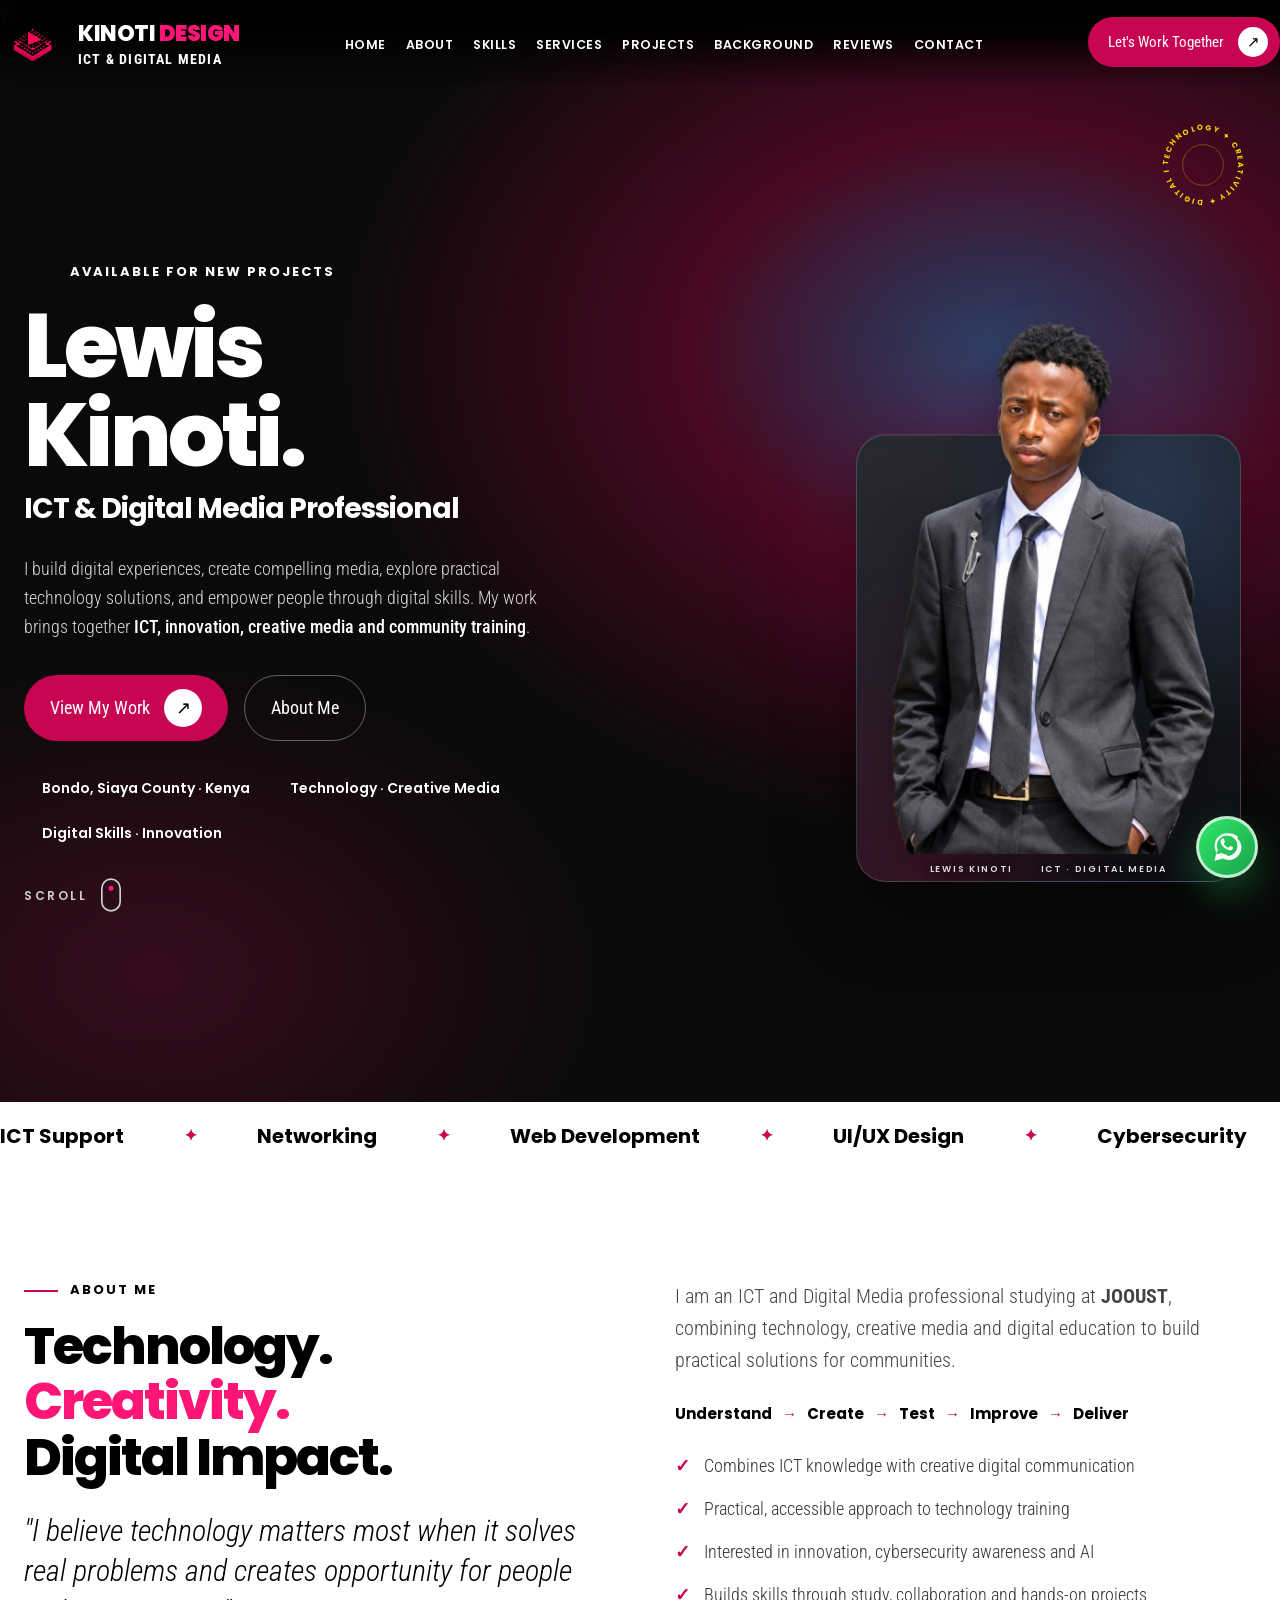
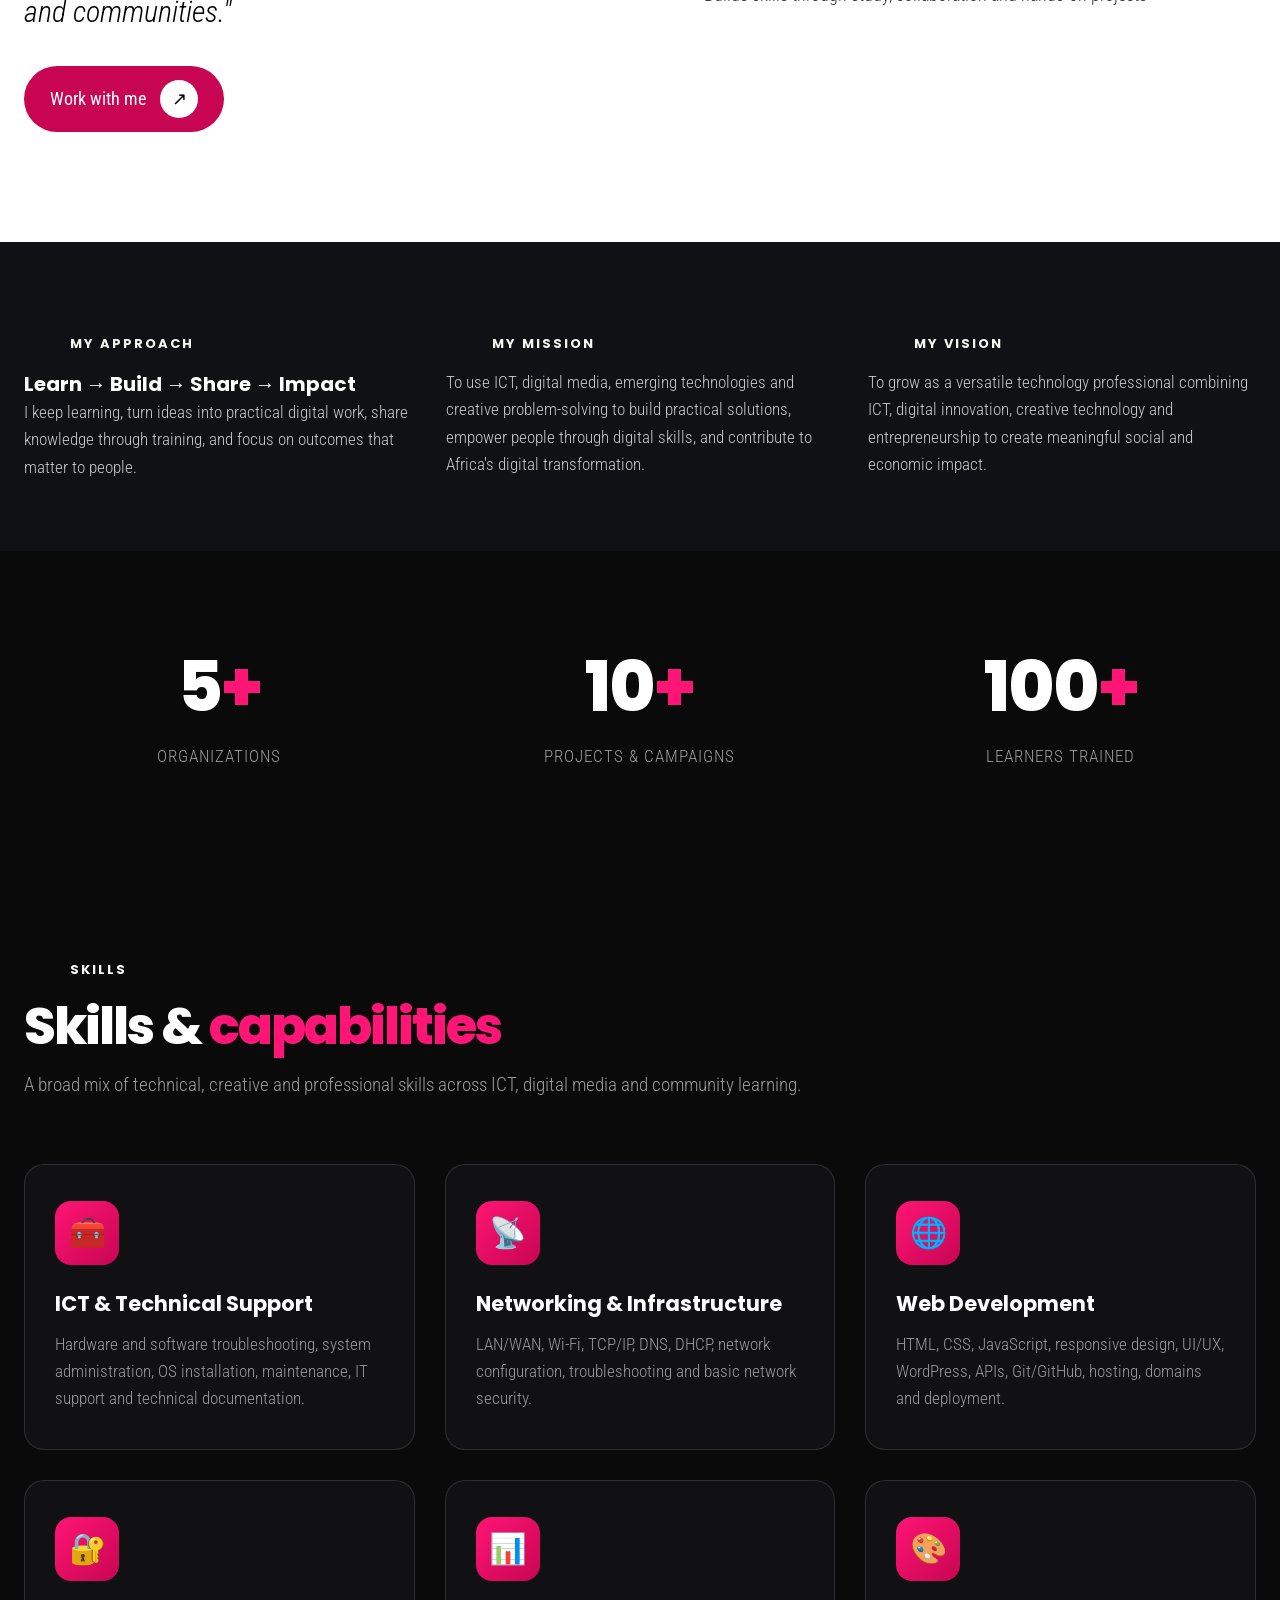
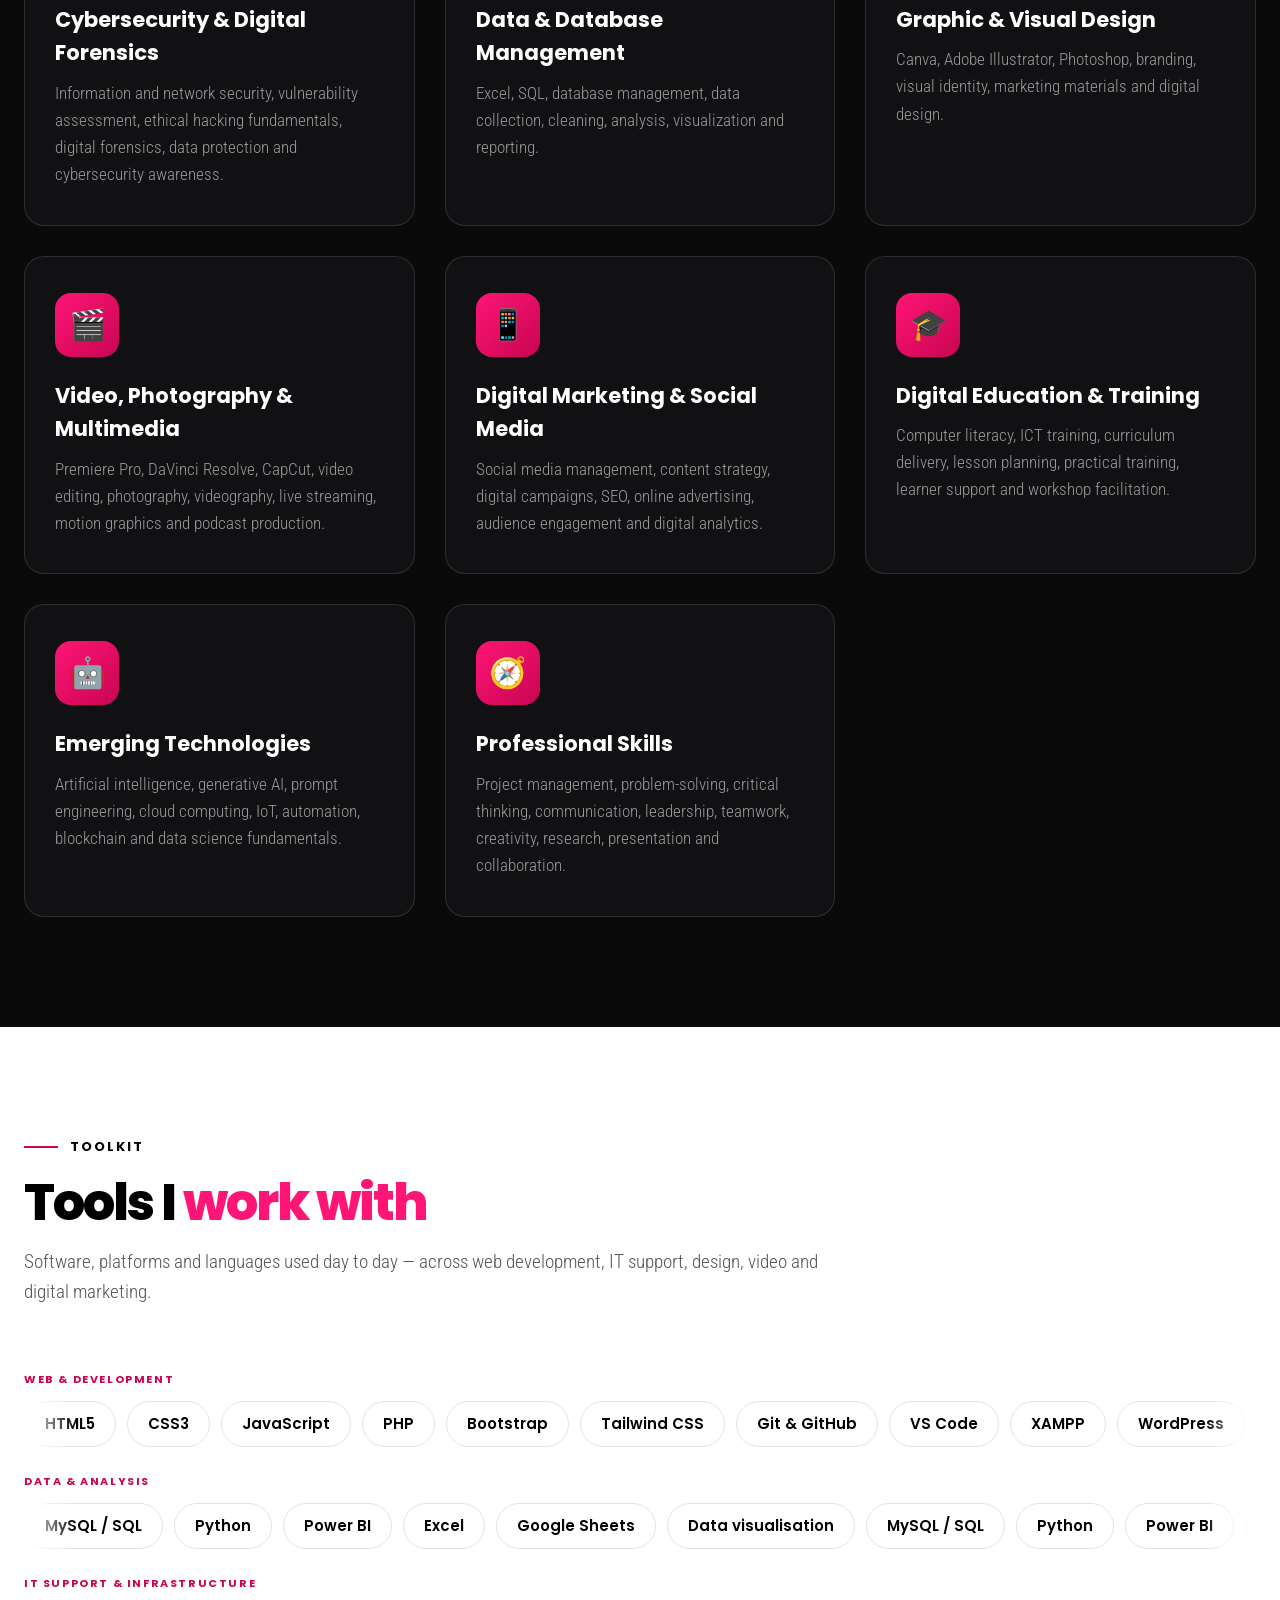
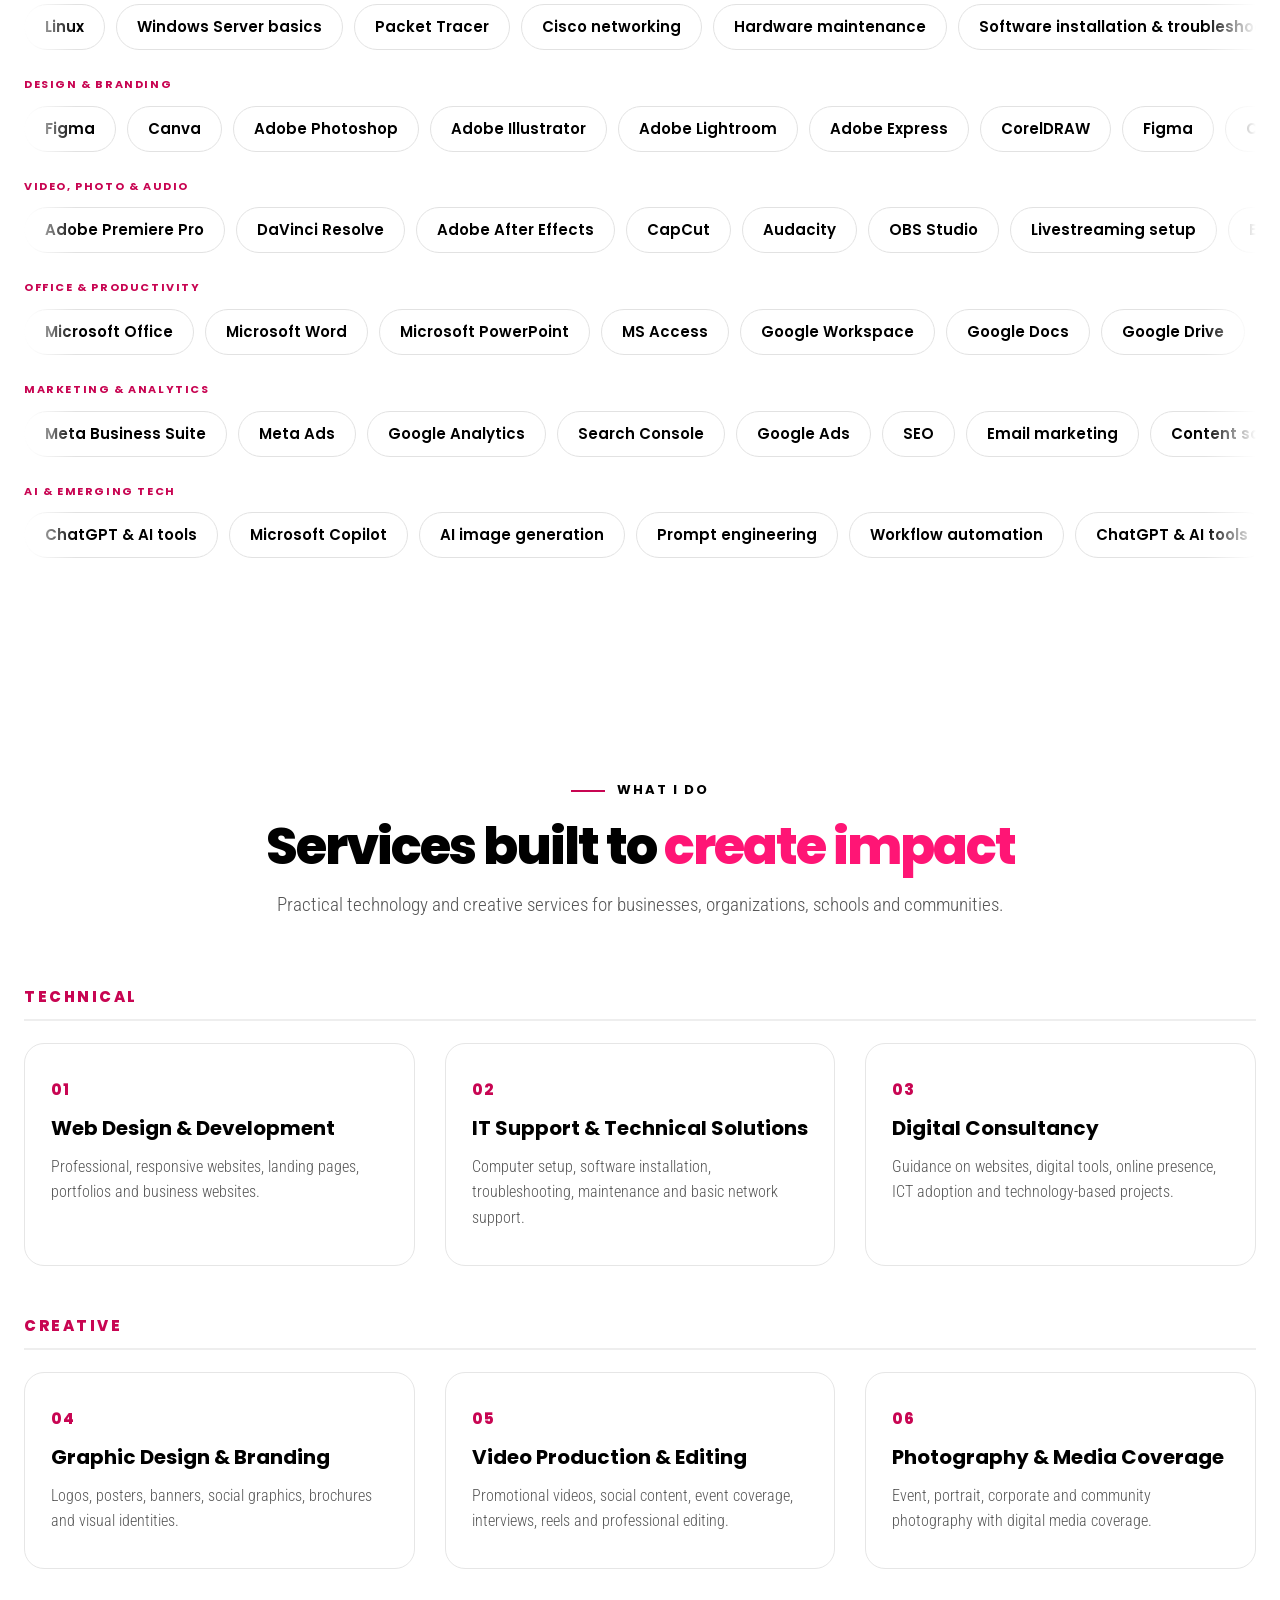
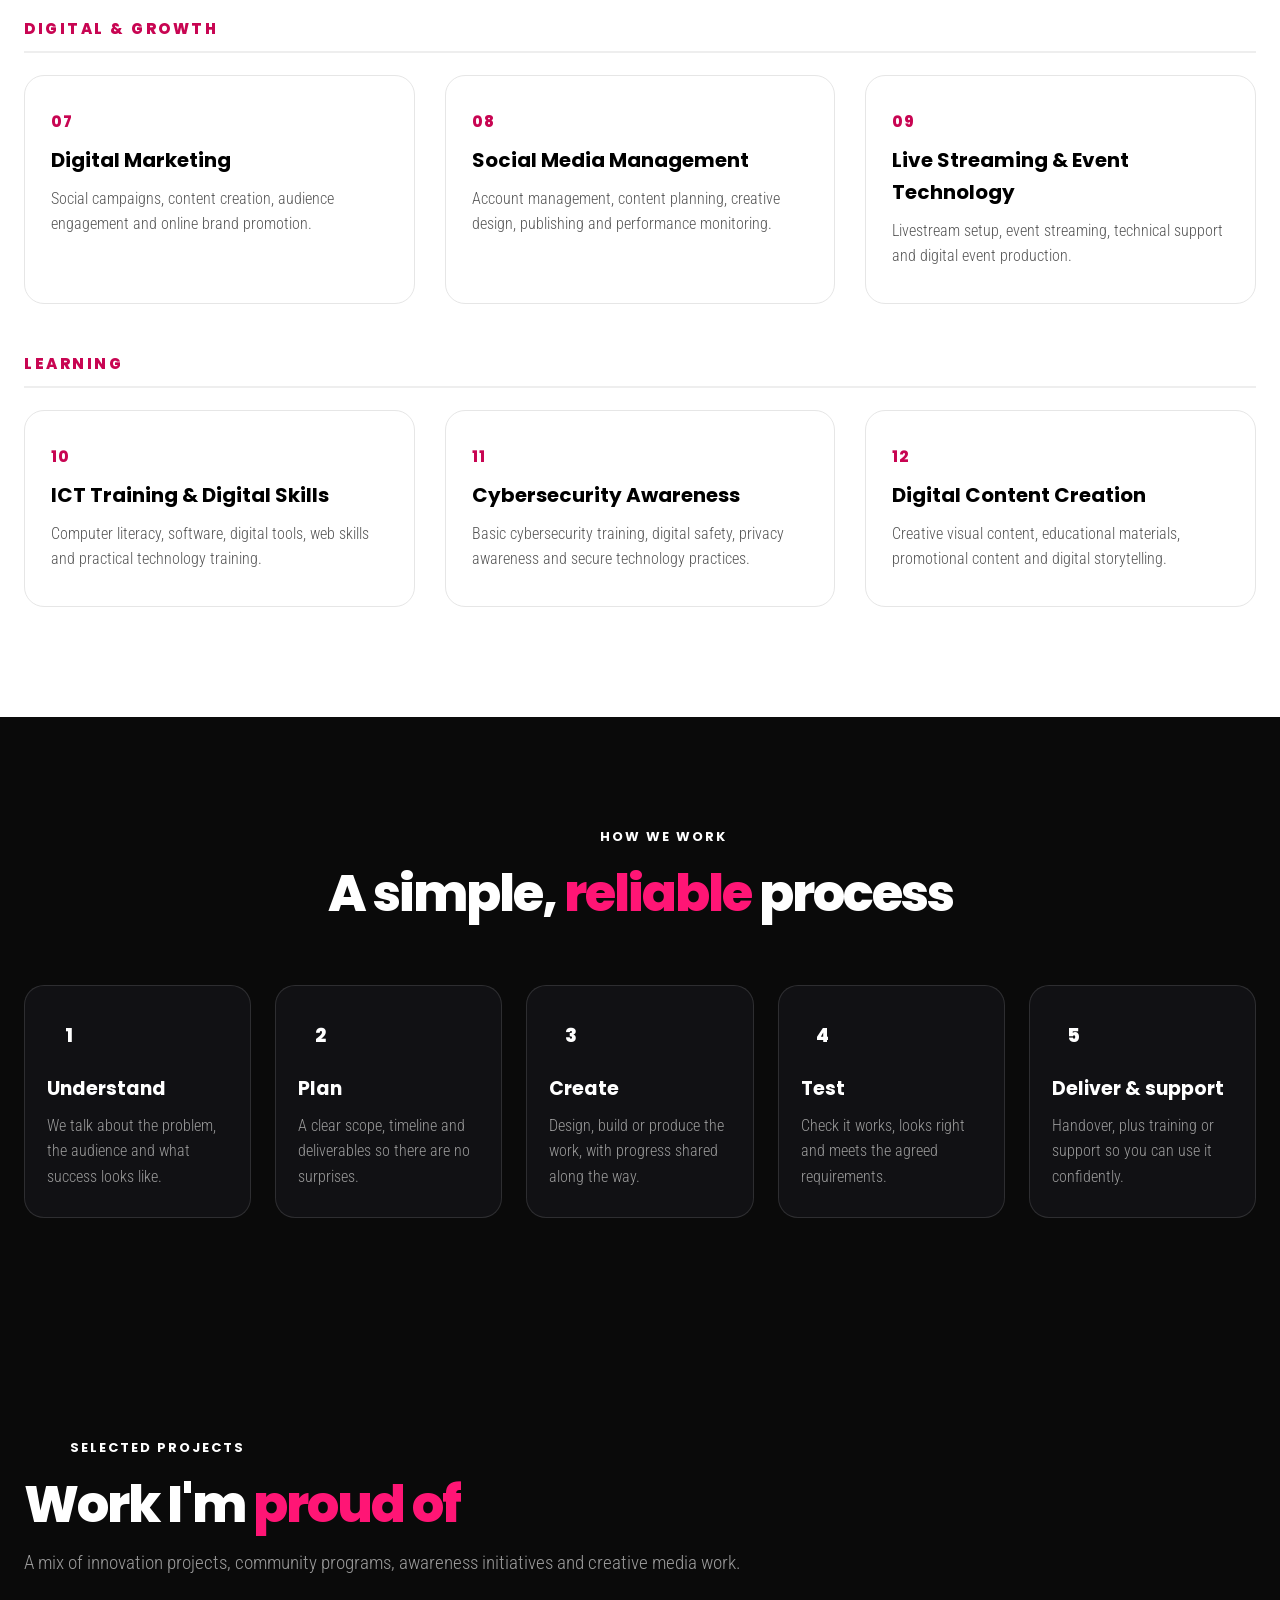
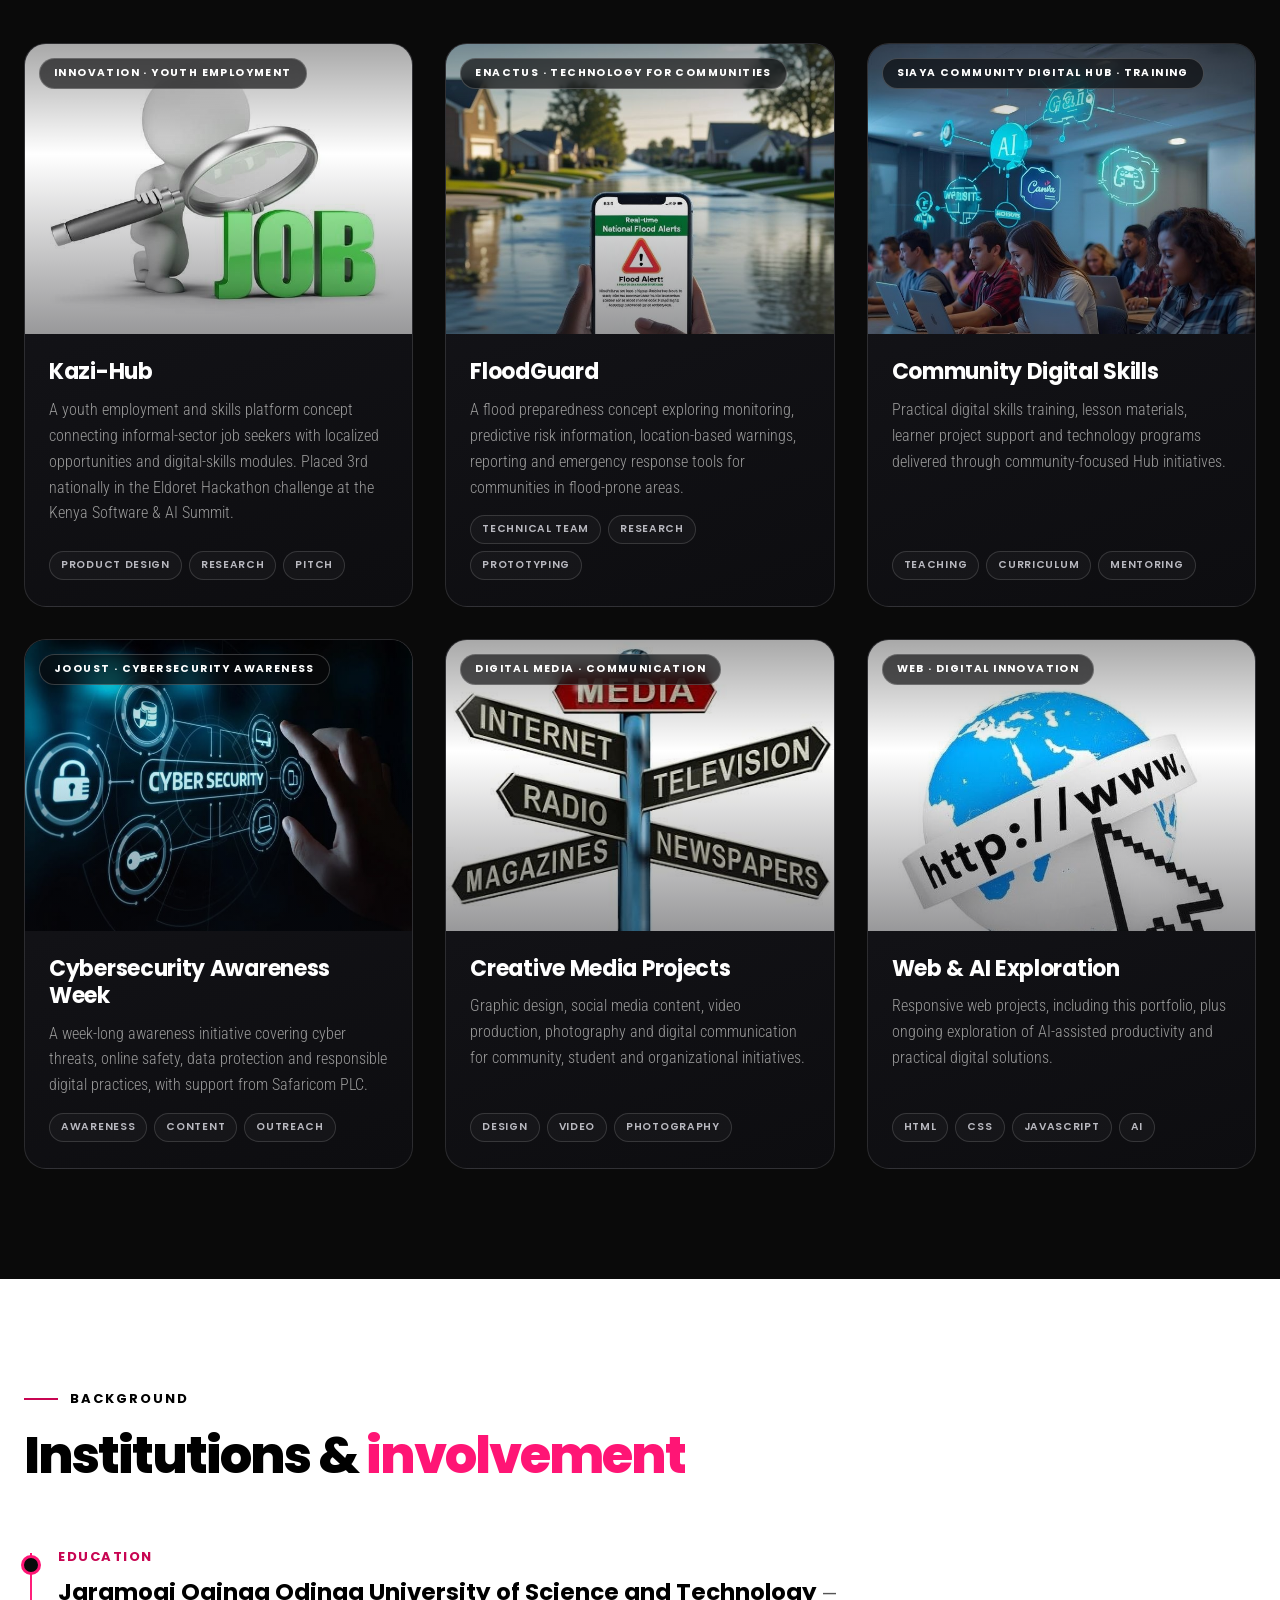
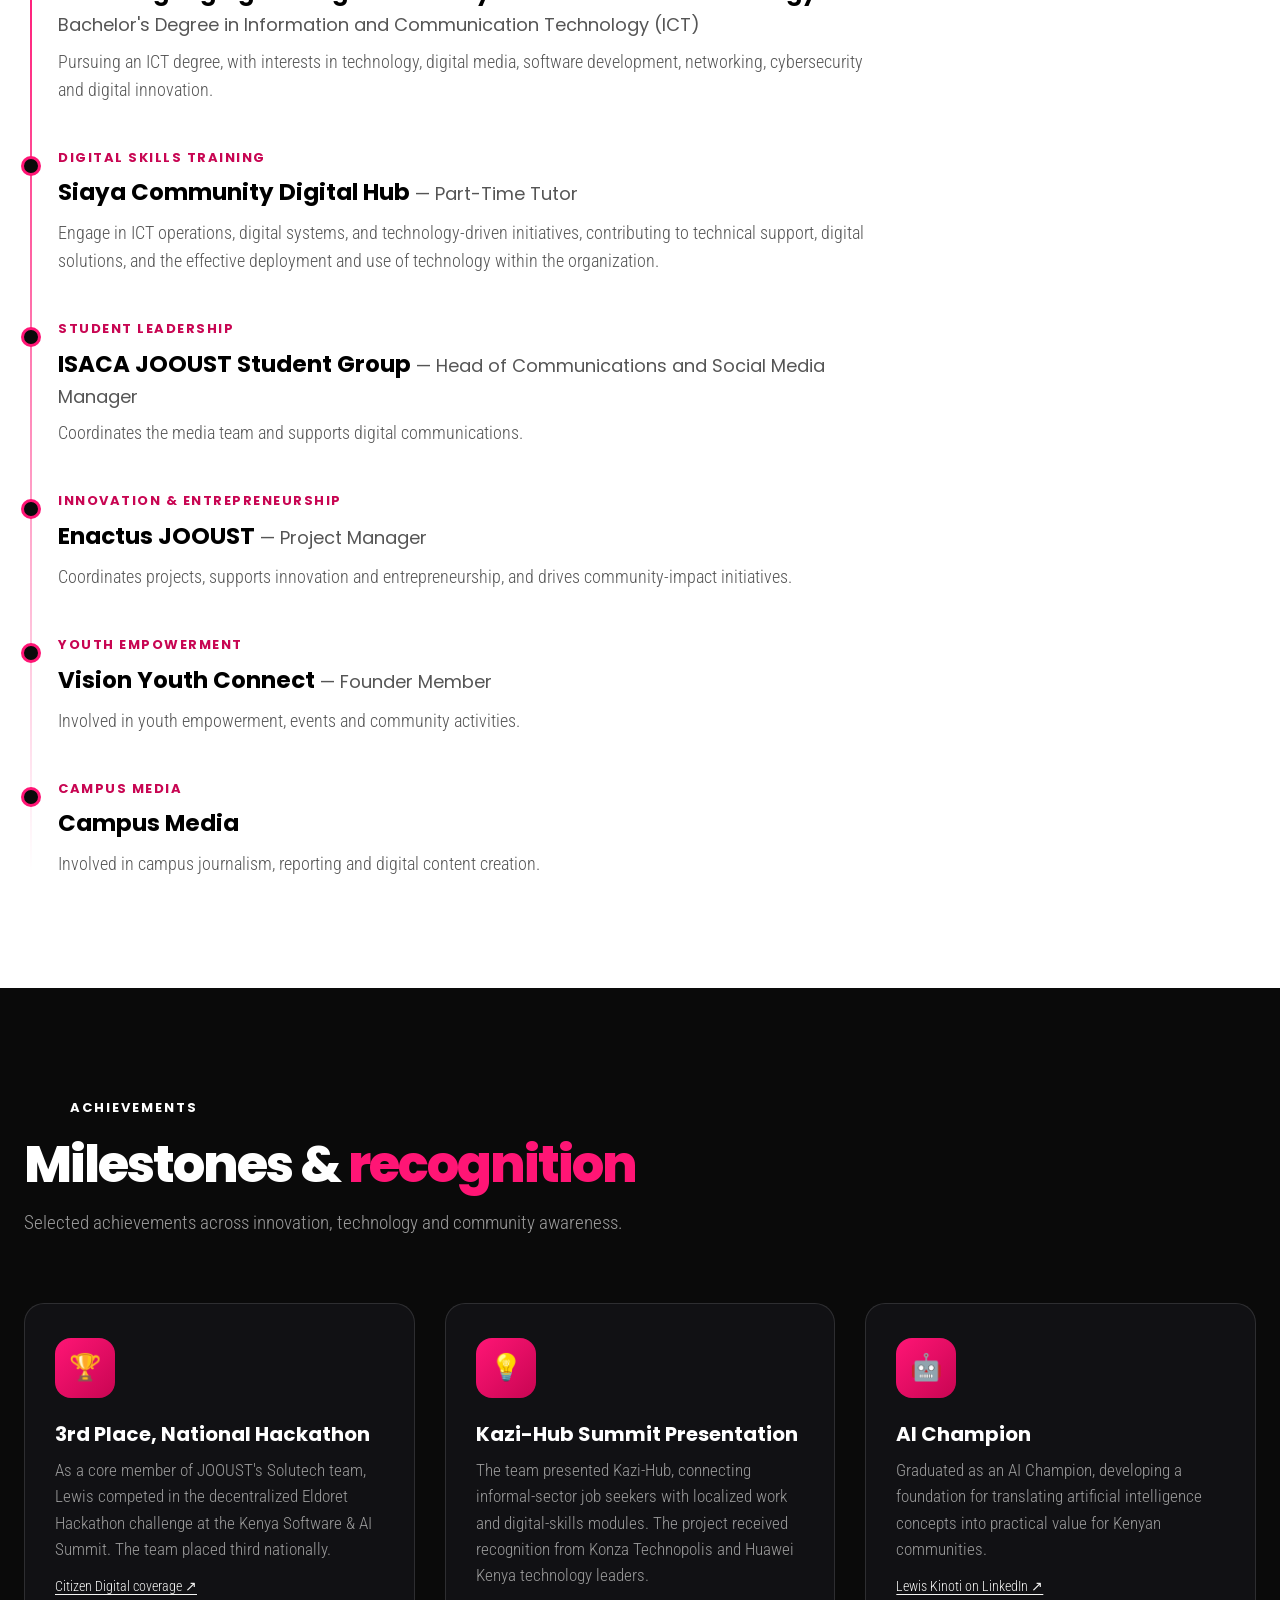
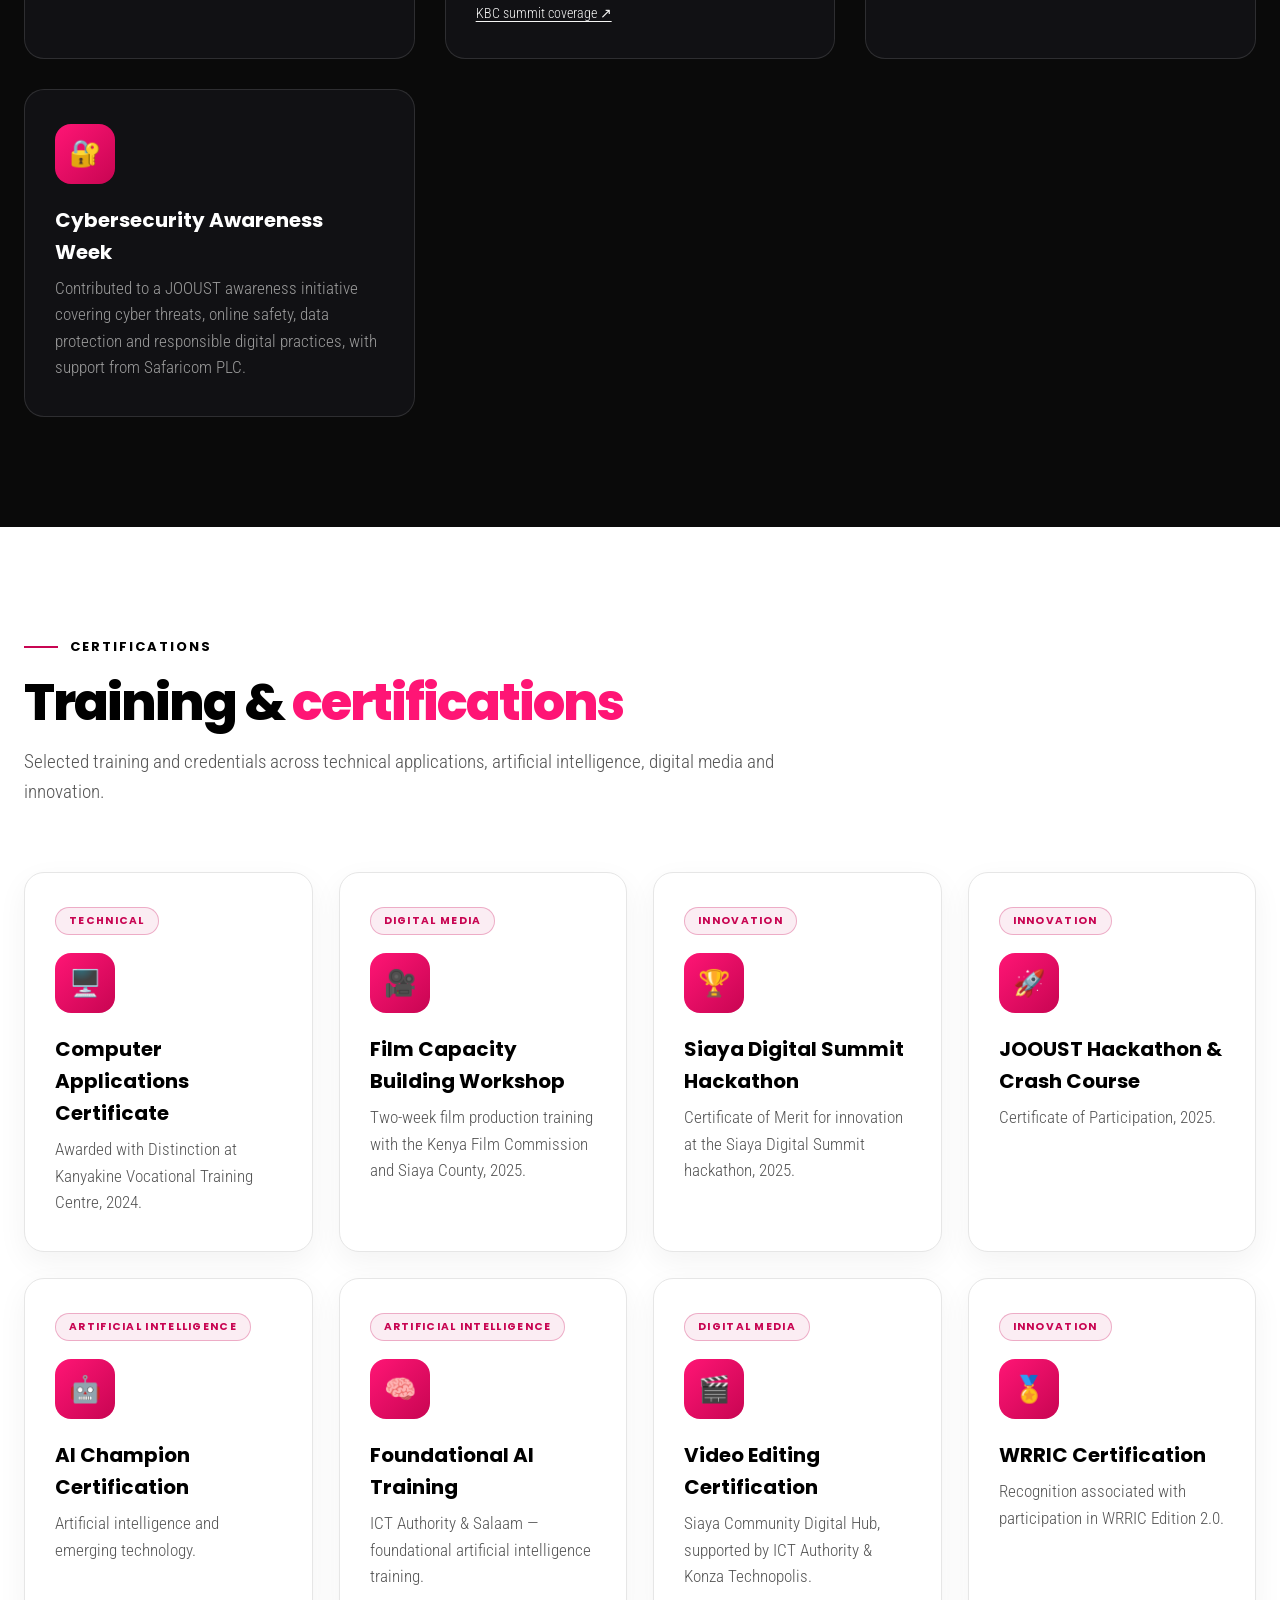
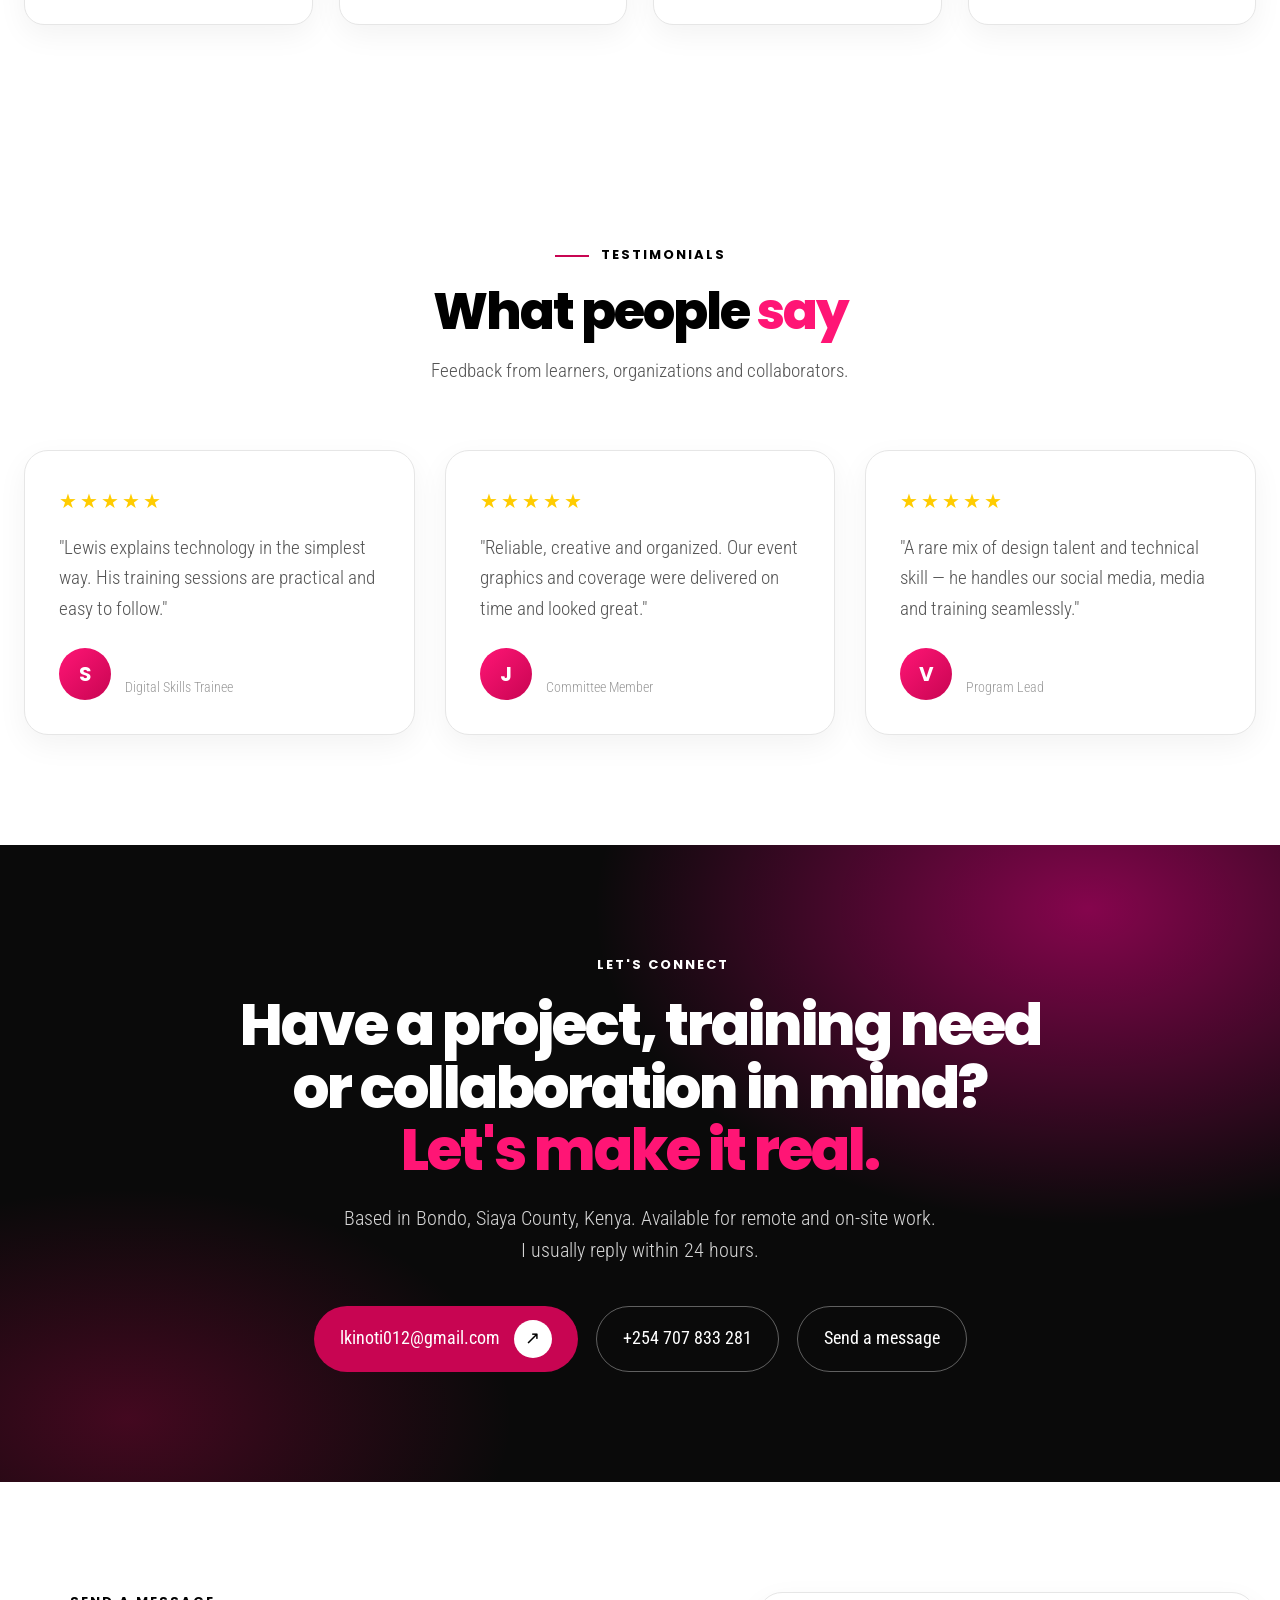
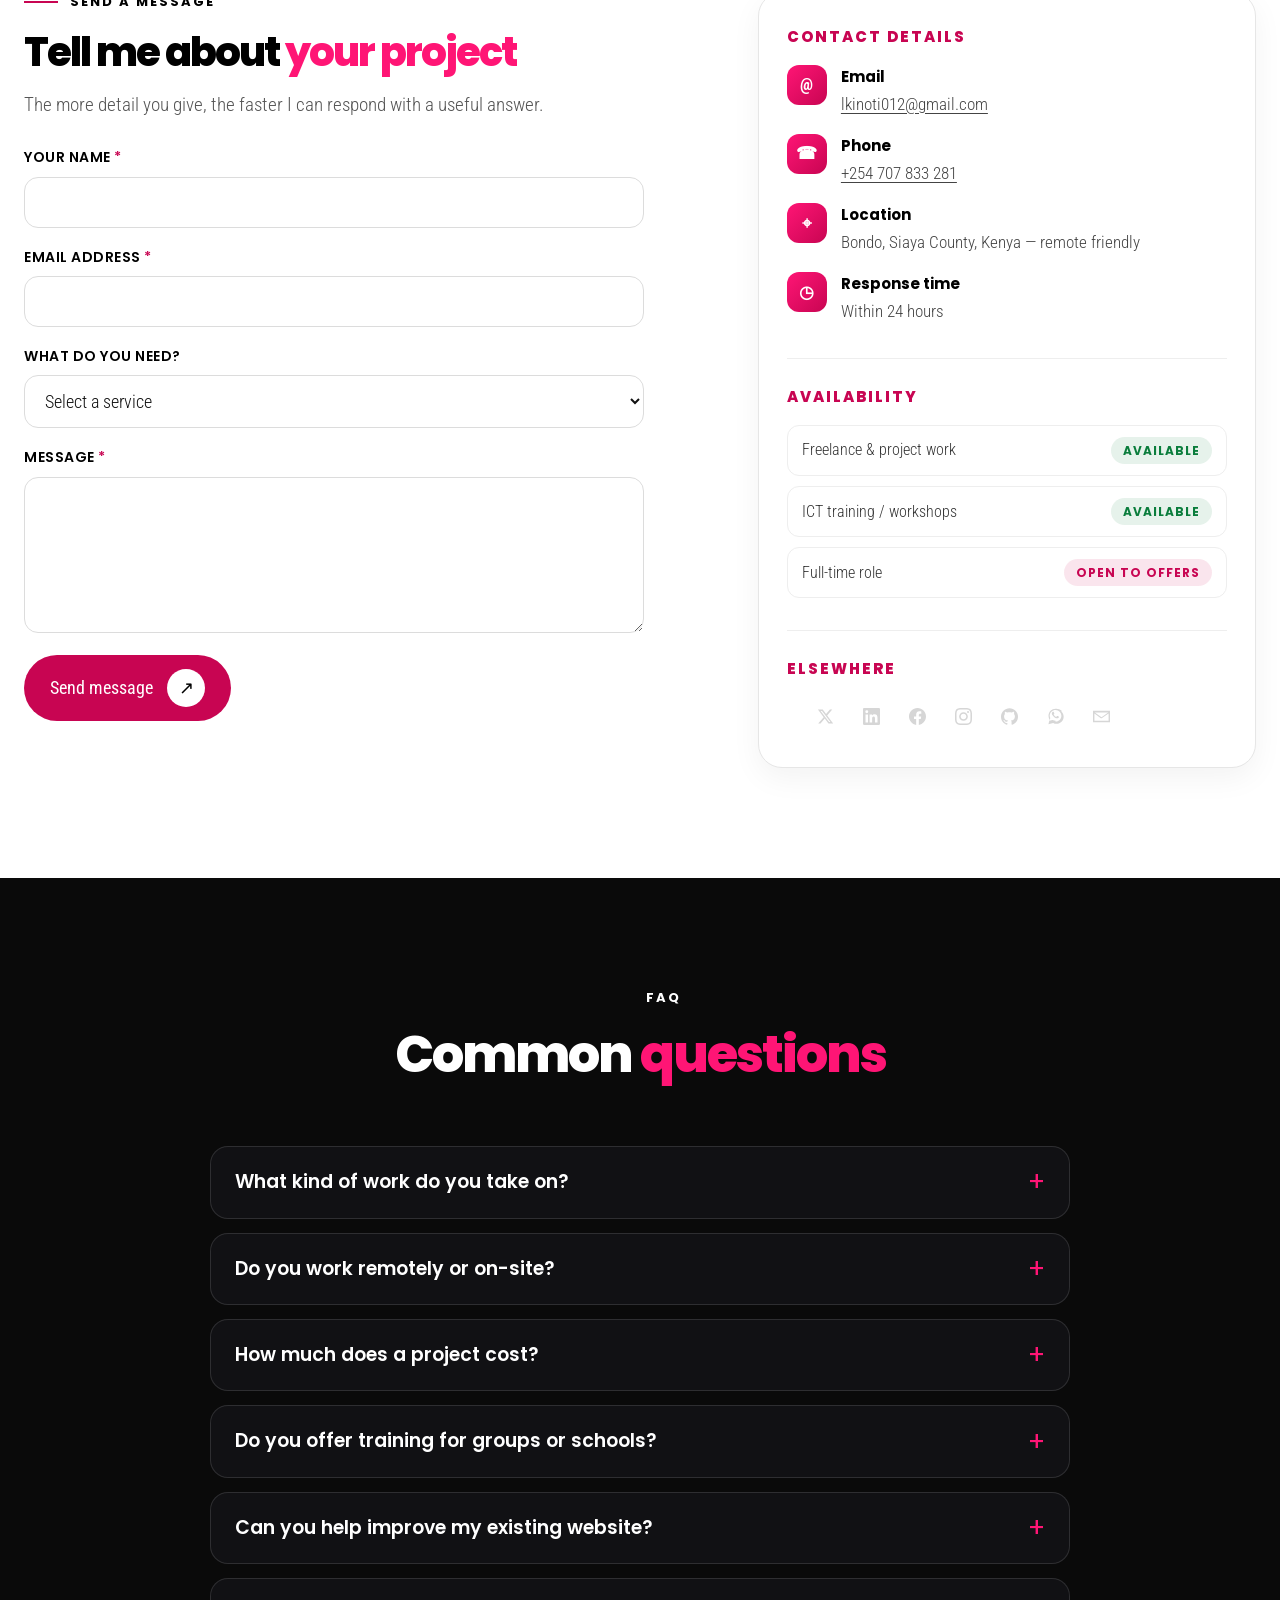
<file: index.html>
?<!DOCTYPE html>
<html lang="en">
<head>
<meta charset="UTF-8">
<meta name="viewport" content="width=device-width, initial-scale=1.0">
<title>Lewis Kinoti — ICT &amp; Digital Media Professional | Kenya</title>
<meta name="description" content="Lewis Kinoti is an ICT and Digital Media professional combining technology, creative media, web development and digital skills training in Kenya. Scroll to view my skills, services, projects, experience and contact details.">
<meta name="author" content="Lewis Kinoti">
<meta name="theme-color" content="#0A0A0A">
<link rel="canonical" href="https://kinoti.dev/">

<!-- Open Graph / social sharing -->
<meta property="og:type" content="website">
<meta property="og:url" content="https://kinoti.dev/">
<meta property="og:site_name" content="Lewis Kinoti — ICT &amp; Digital Media">
<meta property="og:title" content="Lewis Kinoti — ICT &amp; Digital Media Professional | Kenya">
<meta property="og:description" content="ICT, digital media, web development, cybersecurity awareness and digital skills training. Based in Bondo, Kenya.">
<meta property="og:image" content="https://kinoti.dev/assets/kinoti-photo.png">
<meta property="og:image:alt" content="Lewis Kinoti, ICT and Digital Media professional">
<meta name="twitter:card" content="summary_large_image">
<meta name="twitter:title" content="Lewis Kinoti — ICT &amp; Digital Media Professional">
<meta name="twitter:description" content="ICT, digital media, web development and digital skills training in Kenya.">
<meta name="twitter:image" content="https://kinoti.dev/assets/kinoti-photo.png">

<link rel="icon" href="assets/favicon.svg" type="image/svg+xml">
<link rel="apple-touch-icon" href="assets/favicon.svg">
<link rel="preconnect" href="https://fonts.googleapis.com">
<link rel="preconnect" href="https://fonts.gstatic.com" crossorigin>
<link href="https://fonts.googleapis.com/css2?family=Poppins:wght@300;400;600;700;800;900&family=Roboto+Condensed:wght@300;400;500&display=swap" rel="stylesheet">
<link rel="stylesheet" href="css/style.css">
<script>document.documentElement.classList.add('js')</script>

<script type="application/ld+json">
{
  "@context": "https://schema.org",
  "@type": "Person",
  "name": "Lewis Kinoti",
  "jobTitle": "ICT & Digital Media Professional",
  "url": "https://kinoti.dev/",
  "image": "https://kinoti.dev/assets/kinoti-photo.png",
  "email": "mailto:lkinoti012@gmail.com",
  "telephone": "+254707833281",
  "address": {
    "@type": "PostalAddress",
    "addressLocality": "Bondo",
    "addressRegion": "Siaya County",
    "addressCountry": "KE"
  },
  "sameAs": [
    "https://www.linkedin.com/in/lewis-kinoti-4725a6353",
    "https://x.com/lewiskinoti_",
    "https://www.instagram.com/lewiskinoti_",
    "https://www.facebook.com/share/1C6ALv8ugv/",
    "https://github.com/lkinoti",
    "https://wa.me/qr/ANU7IZ7V7F3RM1"
  ],
  "knowsAbout": [
    "ICT Support", "Networking", "Web Development", "Cybersecurity",
    "Digital Forensics", "Data Analytics", "Graphic Design",
    "Video Editing", "Digital Marketing", "ICT Training"
  ]
}
</script>
</head>
<body>

<a class="skip-link" href="#main">Skip to content</a>

<div class="scroll-progress" id="scrollProgress" aria-hidden="true"></div>

<!-- ================= NAV ================= -->
<header id="header">
  <div class="container nav">
    <a class="logo" href="#home">
      <span class="mark"><img src="assets/kinoti-design-logo.png" alt="Kinoti Design logo"></span>
      <span>KINOTI <b class="brand-design">DESIGN</b><small>ICT &amp; DIGITAL MEDIA</small></span>
    </a>
    <ul class="nav-links" id="navLinks">
      <li><a href="#home" data-spy="home">Home</a></li>
      <li><a href="#about" data-spy="about">About</a></li>
      <li><a href="#skills" data-spy="skills">Skills</a></li>
      <li><a href="#services" data-spy="services">Services</a></li>
      <li><a href="#projects" data-spy="projects">Projects</a></li>
      <li><a href="#experience" data-spy="experience">Background</a></li>
      <li><a href="#testimonials" data-spy="testimonials">Reviews</a></li>
      <li><a href="#contact" data-spy="contact">Contact</a></li>
    </ul>
    <a class="btn btn-sm" href="#contact">Let's Work Together <span class="arrow">↗</span></a>
    <button class="hamburger" id="burger" aria-label="Open menu" aria-expanded="false" aria-controls="navLinks">☰</button>
  </div>
</header>

<main id="main">

<!-- ================= HERO ================= -->
<section class="hero" id="home">
  <div class="container hero-inner">
    <div>
      <span class="eyebrow">Available for new projects</span>
      <h1>Lewis<br>Kinoti<span class="accent">.</span></h1>
      <div class="sub">ICT &amp; Digital Media Professional</div>
      <p class="lead">I build digital experiences, create compelling media, explore practical technology solutions, and empower people through digital skills. My work brings together <strong>ICT, innovation, creative media and community training</strong>.</p>
      <div class="hero-ctas">
        <a class="btn" href="#projects">View My Work <span class="arrow">↗</span></a>
        <a class="btn btn-ghost" href="#about">About Me</a>
      </div>
      <div class="trust">
        <span class="badge-item"><span class="dot"></span>Bondo, Siaya County · Kenya</span>
        <span class="badge-item"><span class="dot"></span>Technology · Creative Media</span>
        <span class="badge-item"><span class="dot"></span>Digital Skills · Innovation</span>
      </div>
      <a class="scroll-cue" href="#about" aria-label="Scroll to About section">
        <span>Scroll</span>
        <svg viewBox="0 0 24 40" aria-hidden="true"><rect x="1" y="1" width="22" height="38" rx="11"/><circle cx="12" cy="12" r="3"/></svg>
      </a>
    </div>

    <div class="hero-photo">
      <div class="photo-frame" aria-hidden="true"></div>
      <img src="assets/kinoti-photo.png" alt="Portrait of Lewis Kinoti" class="photo-img" width="420" height="525" fetchpriority="high">
      <span class="photo-label" aria-hidden="true">LEWIS KINOTI <i></i> ICT · DIGITAL MEDIA</span>
    </div>
  </div>
  <svg class="orbit" viewBox="0 0 150 150" aria-hidden="true">
    <defs><path id="circ" d="M75,75 m-58,0 a58,58 0 1,1 116,0 a58,58 0 1,1 -116,0"/></defs>
    <circle cx="75" cy="75" r="34" fill="none" stroke="#FFD400" stroke-width="1" opacity=".5"/>
    <text><textPath href="#circ">TECHNOLOGY ✦ CREATIVITY ✦ DIGITAL IMPACT ✦ </textPath></text>
  </svg>
</section>

<!-- ================= TICKER ================= -->
<div class="ticker" aria-hidden="true">
  <div class="ticker-track">
    <span>ICT Support</span><span>Networking</span><span>Web Development</span><span>UI/UX Design</span><span>Cybersecurity</span><span>Digital Forensics</span><span>SQL &amp; Databases</span><span>Data Analytics</span><span>Graphic Design</span><span>Photoshop &amp; Illustrator</span><span>Video Editing</span><span>Photography</span><span>Livestreaming</span><span>Social Media</span><span>SEO &amp; Digital Marketing</span><span>AI &amp; Prompt Engineering</span><span>Cloud Computing</span><span>IoT &amp; Automation</span><span>ICT Training</span><span>Project Management</span>
    <span>ICT Support</span><span>Networking</span><span>Web Development</span><span>UI/UX Design</span><span>Cybersecurity</span><span>Digital Forensics</span><span>SQL &amp; Databases</span><span>Data Analytics</span><span>Graphic Design</span><span>Photoshop &amp; Illustrator</span><span>Video Editing</span><span>Photography</span><span>Livestreaming</span><span>Social Media</span><span>SEO &amp; Digital Marketing</span><span>AI &amp; Prompt Engineering</span><span>Cloud Computing</span><span>IoT &amp; Automation</span><span>ICT Training</span><span>Project Management</span>
  </div>
</div>

<!-- ================= ABOUT ================= -->
<section class="light" id="about">
  <div class="container about-grid">
    <div class="reveal">
      <span class="eyebrow">About me</span>
      <h2>Technology.<br><span class="accent">Creativity.</span><br>Digital Impact.</h2>
      <div class="big-quote">"I believe technology matters most when it solves real problems and creates opportunity for people and communities."</div>
      <a class="btn" href="#contact" style="margin-top:8px">Work with me <span class="arrow">↗</span></a>
    </div>
    <div class="reveal">
      <p style="color:#444">I am an ICT and Digital Media professional studying at <strong>JOOUST</strong>, combining technology, creative media and digital education to build practical solutions for communities.</p>
      
      <div class="process">
        <span>Understand</span><em>→</em><span>Create</span><em>→</em><span>Test</span><em>→</em><span>Improve</span><em>→</em><span>Deliver</span>
      </div>
      <ul class="check-list">
        <li>Combines ICT knowledge with creative digital communication</li>
        <li>Practical, accessible approach to technology training</li>
        <li>Interested in innovation, cybersecurity awareness and AI</li>
        <li>Builds skills through study, collaboration and hands-on projects</li>
      </ul>
    </div>
  </div>
</section>

<section class="profile-principles">
  <div class="container principles-grid">
    <article class="principle reveal"><span class="eyebrow">My approach</span><h3>Learn <span>→</span> Build <span>→</span> Share <span>→</span> Impact</h3><p>I keep learning, turn ideas into practical digital work, share knowledge through training, and focus on outcomes that matter to people.</p></article>
    <article class="principle reveal"><span class="eyebrow">My mission</span><p>To use ICT, digital media, emerging technologies and creative problem-solving to build practical solutions, empower people through digital skills, and contribute to Africa's digital transformation.</p></article>
    <article class="principle reveal"><span class="eyebrow">My vision</span><p>To grow as a versatile technology professional combining ICT, digital innovation, creative technology and entrepreneurship to create meaningful social and economic impact.</p></article>
  </div>
</section>

<!-- ================= STATS ================= -->
<section class="stats-strip">
  <div class="container stats">
    <div class="stat reveal"><div class="num" data-count="5" data-suffix="+">0</div><div class="lbl">Organizations</div></div>
    <div class="stat reveal"><div class="num" data-count="10" data-suffix="+">0</div><div class="lbl">Projects &amp; campaigns</div></div>
    <div class="stat reveal"><div class="num" data-count="100" data-suffix="+">0</div><div class="lbl">Learners trained</div></div>
  </div>
</section>

<!-- ================= SKILLS ================= -->
<section id="skills">
  <div class="container">
    <div class="sec-head reveal">
      <span class="eyebrow">Skills</span>
      <h2>Skills &amp; <span class="accent">capabilities</span></h2>
      <p class="sec-desc">A broad mix of technical, creative and professional skills across ICT, digital media and community learning.</p>
    </div>
    <div class="skills-grid">
      <div class="skill reveal"><div class="icon" aria-hidden="true">🧰</div><h3>ICT &amp; Technical Support</h3><p>Hardware and software troubleshooting, system administration, OS installation, maintenance, IT support and technical documentation.</p></div>
      <div class="skill reveal"><div class="icon" aria-hidden="true">📡</div><h3>Networking &amp; Infrastructure</h3><p>LAN/WAN, Wi-Fi, TCP/IP, DNS, DHCP, network configuration, troubleshooting and basic network security.</p></div>
      <div class="skill reveal"><div class="icon" aria-hidden="true">🌐</div><h3>Web Development</h3><p>HTML, CSS, JavaScript, responsive design, UI/UX, WordPress, APIs, Git/GitHub, hosting, domains and deployment.</p></div>
      <div class="skill reveal"><div class="icon" aria-hidden="true">🔐</div><h3>Cybersecurity &amp; Digital Forensics</h3><p>Information and network security, vulnerability assessment, ethical hacking fundamentals, digital forensics, data protection and cybersecurity awareness.</p></div>
      <div class="skill reveal"><div class="icon" aria-hidden="true">📊</div><h3>Data &amp; Database Management</h3><p>Excel, SQL, database management, data collection, cleaning, analysis, visualization and reporting.</p></div>
      <div class="skill reveal"><div class="icon" aria-hidden="true">🎨</div><h3>Graphic &amp; Visual Design</h3><p>Canva, Adobe Illustrator, Photoshop, branding, visual identity, marketing materials and digital design.</p></div>
      <div class="skill reveal"><div class="icon" aria-hidden="true">🎬</div><h3>Video, Photography &amp; Multimedia</h3><p>Premiere Pro, DaVinci Resolve, CapCut, video editing, photography, videography, live streaming, motion graphics and podcast production.</p></div>
      <div class="skill reveal"><div class="icon" aria-hidden="true">📱</div><h3>Digital Marketing &amp; Social Media</h3><p>Social media management, content strategy, digital campaigns, SEO, online advertising, audience engagement and digital analytics.</p></div>
      <div class="skill reveal"><div class="icon" aria-hidden="true">🎓</div><h3>Digital Education &amp; Training</h3><p>Computer literacy, ICT training, curriculum delivery, lesson planning, practical training, learner support and workshop facilitation.</p></div>
      <div class="skill reveal"><div class="icon" aria-hidden="true">🤖</div><h3>Emerging Technologies</h3><p>Artificial intelligence, generative AI, prompt engineering, cloud computing, IoT, automation, blockchain and data science fundamentals.</p></div>
      <div class="skill reveal"><div class="icon" aria-hidden="true">🧭</div><h3>Professional Skills</h3><p>Project management, problem-solving, critical thinking, communication, leadership, teamwork, creativity, research, presentation and collaboration.</p></div>
    </div>
  </div>
</section>

<!-- ================= TOOLKIT ================= -->
<section class="light" id="toolkit">
  <div class="container">
    <div class="sec-head reveal">
      <span class="eyebrow">Toolkit</span>
      <h2>Tools I <span class="accent">work with</span></h2>
      <p class="sec-desc" style="color:#555">Software, platforms and languages used day to day — across web development, IT support, design, video and digital marketing.</p>
    </div>
    <div class="tool-groups reveal">
      <div class="tool-group">
        <h3 class="tool-group-title">Web &amp; Development</h3>
        <div class="tool-viewport"><ul class="tool-track">
          <li>HTML5</li><li>CSS3</li><li>JavaScript</li><li>PHP</li>
          <li>Bootstrap</li><li>Tailwind CSS</li><li>Git &amp; GitHub</li>
          <li>VS Code</li><li>XAMPP</li><li>WordPress</li>
          <li>Elementor</li><li>WooCommerce</li><li>REST APIs</li>
          <li>Responsive web design</li><li>cPanel &amp; hosting</li><li>Domain &amp; DNS setup</li>
        </ul></div>
      </div>

      <div class="tool-group">
        <h3 class="tool-group-title">Data &amp; Analysis</h3>
        <div class="tool-viewport"><ul class="tool-track">
          <li>MySQL / SQL</li><li>Python</li><li>Power BI</li>
          <li>Excel</li><li>Google Sheets</li><li>Data visualisation</li>
        </ul></div>
      </div>

      <div class="tool-group">
        <h3 class="tool-group-title">IT Support &amp; Infrastructure</h3>
        <div class="tool-viewport"><ul class="tool-track">
          <li>Linux</li><li>Windows Server basics</li><li>Packet Tracer</li>
          <li>Cisco networking</li><li>Hardware maintenance</li><li>Software installation &amp; troubleshooting</li>
          <li>Printer &amp; scanner setup</li><li>Antivirus &amp; malware removal</li><li>Backup &amp; data recovery</li>
          <li>Technical support</li>
        </ul></div>
      </div>

      <div class="tool-group">
        <h3 class="tool-group-title">Design &amp; Branding</h3>
        <div class="tool-viewport"><ul class="tool-track">
          <li>Figma</li><li>Canva</li><li>Adobe Photoshop</li>
          <li>Adobe Illustrator</li><li>Adobe Lightroom</li><li>Adobe Express</li>
          <li>CorelDRAW</li>
        </ul></div>
      </div>

      <div class="tool-group">
        <h3 class="tool-group-title">Video, Photo &amp; Audio</h3>
        <div class="tool-viewport"><ul class="tool-track">
          <li>Adobe Premiere Pro</li><li>DaVinci Resolve</li><li>Adobe After Effects</li>
          <li>CapCut</li><li>Audacity</li><li>OBS Studio</li>
          <li>Livestreaming setup</li><li>Event video coverage</li><li>Photo editing</li>
        </ul></div>
      </div>

      <div class="tool-group">
        <h3 class="tool-group-title">Office &amp; Productivity</h3>
        <div class="tool-viewport"><ul class="tool-track">
          <li>Microsoft Office</li><li>Microsoft Word</li><li>Microsoft PowerPoint</li>
          <li>MS Access</li><li>Google Workspace</li><li>Google Docs</li>
          <li>Google Drive</li><li>Zoom</li><li>Microsoft Teams</li><li>Notion</li>
        </ul></div>
      </div>

      <div class="tool-group">
        <h3 class="tool-group-title">Marketing &amp; Analytics</h3>
        <div class="tool-viewport"><ul class="tool-track">
          <li>Meta Business Suite</li><li>Meta Ads</li><li>Google Analytics</li>
          <li>Search Console</li><li>Google Ads</li><li>SEO</li>
          <li>Email marketing</li><li>Content scheduling</li>
        </ul></div>
      </div>

      <div class="tool-group">
        <h3 class="tool-group-title">AI &amp; Emerging Tech</h3>
        <div class="tool-viewport"><ul class="tool-track">
          <li>ChatGPT &amp; AI tools</li><li>Microsoft Copilot</li><li>AI image generation</li>
          <li>Prompt engineering</li><li>Workflow automation</li>
        </ul></div>
      </div>
    </div>
  </div>
</section>

<!-- ================= SERVICES ================= -->
<section class="light" id="services">
  <div class="container">
    <div class="sec-head center reveal">
      <span class="eyebrow">What I do</span>
      <h2>Services built to <span class="accent">create impact</span></h2>
      <p class="sec-desc" style="color:#555">Practical technology and creative services for businesses, organizations, schools and communities.</p>
    </div>

    <h3 class="group-title reveal">Technical</h3>
    <div class="grid-3">
      <div class="pillars reveal"><span class="num">01</span><h3>Web Design &amp; Development</h3><p>Professional, responsive websites, landing pages, portfolios and business websites.</p></div>
      <div class="pillars reveal"><span class="num">02</span><h3>IT Support &amp; Technical Solutions</h3><p>Computer setup, software installation, troubleshooting, maintenance and basic network support.</p></div>
      <div class="pillars reveal"><span class="num">03</span><h3>Digital Consultancy</h3><p>Guidance on websites, digital tools, online presence, ICT adoption and technology-based projects.</p></div>
    </div>

    <h3 class="group-title reveal">Creative</h3>
    <div class="grid-3">
      <div class="pillars reveal"><span class="num">04</span><h3>Graphic Design &amp; Branding</h3><p>Logos, posters, banners, social graphics, brochures and visual identities.</p></div>
      <div class="pillars reveal"><span class="num">05</span><h3>Video Production &amp; Editing</h3><p>Promotional videos, social content, event coverage, interviews, reels and professional editing.</p></div>
      <div class="pillars reveal"><span class="num">06</span><h3>Photography &amp; Media Coverage</h3><p>Event, portrait, corporate and community photography with digital media coverage.</p></div>
    </div>

    <h3 class="group-title reveal">Digital &amp; Growth</h3>
    <div class="grid-3">
      <div class="pillars reveal"><span class="num">07</span><h3>Digital Marketing</h3><p>Social campaigns, content creation, audience engagement and online brand promotion.</p></div>
      <div class="pillars reveal"><span class="num">08</span><h3>Social Media Management</h3><p>Account management, content planning, creative design, publishing and performance monitoring.</p></div>
      <div class="pillars reveal"><span class="num">09</span><h3>Live Streaming &amp; Event Technology</h3><p>Livestream setup, event streaming, technical support and digital event production.</p></div>
    </div>

    <h3 class="group-title reveal">Learning</h3>
    <div class="grid-3">
      <div class="pillars reveal"><span class="num">10</span><h3>ICT Training &amp; Digital Skills</h3><p>Computer literacy, software, digital tools, web skills and practical technology training.</p></div>
      <div class="pillars reveal"><span class="num">11</span><h3>Cybersecurity Awareness</h3><p>Basic cybersecurity training, digital safety, privacy awareness and secure technology practices.</p></div>
      <div class="pillars reveal"><span class="num">12</span><h3>Digital Content Creation</h3><p>Creative visual content, educational materials, promotional content and digital storytelling.</p></div>
    </div>
  </div>
</section>

<!-- ================= PROCESS ================= -->
<section id="process">
  <div class="container">
    <div class="sec-head center reveal">
      <span class="eyebrow">How we work</span>
      <h2>A simple, <span class="accent">reliable</span> process</h2>
    </div>
    <ol class="steps">
      <li class="reveal"><span class="step-num">1</span><h3>Understand</h3><p>We talk about the problem, the audience and what success looks like.</p></li>
      <li class="reveal"><span class="step-num">2</span><h3>Plan</h3><p>A clear scope, timeline and deliverables so there are no surprises.</p></li>
      <li class="reveal"><span class="step-num">3</span><h3>Create</h3><p>Design, build or produce the work, with progress shared along the way.</p></li>
      <li class="reveal"><span class="step-num">4</span><h3>Test</h3><p>Check it works, looks right and meets the agreed requirements.</p></li>
      <li class="reveal"><span class="step-num">5</span><h3>Deliver &amp; support</h3><p>Handover, plus training or support so you can use it confidently.</p></li>
    </ol>
  </div>
</section>

<!-- ================= PROJECTS ================= -->
<section id="projects">
  <div class="container">
    <div class="sec-head reveal">
      <span class="eyebrow">Selected projects</span>
      <h2>Work I'm <span class="accent">proud of</span></h2>
      <p class="sec-desc">A mix of innovation projects, community programs, awareness initiatives and creative media work.</p>
    </div>

    <div class="proj-grid">
      <article class="project reveal">
        <div class="project-media">
          <img class="project-img" src="assets/projects/kazi-hub.jpg" alt="Recruitment advert design produced for the Kazi-Hub youth employment project" width="619" height="464" loading="lazy" decoding="async">
          <span class="project-cat">Innovation · Youth Employment</span>
        </div>
        <div class="project-body">
          <h3>Kazi-Hub</h3>
          <p>A youth employment and skills platform concept connecting informal-sector job seekers with localized opportunities and digital-skills modules. Placed 3rd nationally in the Eldoret Hackathon challenge at the Kenya Software &amp; AI Summit.</p>
          <ul class="tag-list"><li>Product design</li><li>Research</li><li>Pitch</li></ul>
        </div>
      </article>

      <article class="project reveal">
        <div class="project-media">
          <img class="project-img" src="assets/projects/floodguard.jpg" alt="Flood advisory design created for FloodGuard, the flood preparedness project" width="736" height="552" loading="lazy" decoding="async">
          <span class="project-cat">Enactus · Technology for Communities</span>
        </div>
        <div class="project-body">
          <h3>FloodGuard</h3>
          <p>A flood preparedness concept exploring monitoring, predictive risk information, location-based warnings, reporting and emergency response tools for communities in flood-prone areas.</p>
          <ul class="tag-list"><li>Technical team</li><li>Research</li><li>Prototyping</li></ul>
        </div>
      </article>

      <article class="project reveal">
        <div class="project-media">
          <img class="project-img" src="assets/projects/digital-skills.jpg" alt="Super Tech social media design promoting hands-on digital skills training" width="736" height="552" loading="lazy" decoding="async">
          <span class="project-cat">Siaya Community Digital Hub · Training</span>
        </div>
        <div class="project-body">
          <h3>Community Digital Skills</h3>
          <p>Practical digital skills training, lesson materials, learner project support and technology programs delivered through community-focused Hub initiatives.</p>
          <ul class="tag-list"><li>Teaching</li><li>Curriculum</li><li>Mentoring</li></ul>
        </div>
      </article>

      <article class="project reveal">
        <div class="project-media">
          <img class="project-img" src="assets/projects/cyber.jpg" alt="Cybersecurity awareness graphic shared during Cybersecurity Awareness Week" width="707" height="530" loading="lazy" decoding="async">
          <span class="project-cat">JOOUST · Cybersecurity Awareness</span>
        </div>
        <div class="project-body">
          <h3>Cybersecurity Awareness Week</h3>
          <p>A week-long awareness initiative covering cyber threats, online safety, data protection and responsible digital practices, with support from Safaricom PLC.</p>
          <ul class="tag-list"><li>Awareness</li><li>Content</li><li>Outreach</li></ul>
        </div>
      </article>

      <article class="project reveal">
        <div class="project-media">
          <img class="project-img" src="assets/projects/creative-media.jpg" alt="Creative media design work produced for clients and community organisations" width="420" height="315" loading="lazy" decoding="async">
          <span class="project-cat">Digital Media · Communication</span>
        </div>
        <div class="project-body">
          <h3>Creative Media Projects</h3>
          <p>Graphic design, social media content, video production, photography and digital communication for community, student and organizational initiatives.</p>
          <ul class="tag-list"><li>Design</li><li>Video</li><li>Photography</li></ul>
        </div>
      </article>

      <article class="project reveal">
        <div class="project-media">
          <img class="project-img" src="assets/projects/web-ai.jpg" alt="Web development services social media design" width="612" height="459" loading="lazy" decoding="async">
          <span class="project-cat">Web · Digital Innovation</span>
        </div>
        <div class="project-body">
          <h3>Web &amp; AI Exploration</h3>
          <p>Responsive web projects, including this portfolio, plus ongoing exploration of AI-assisted productivity and practical digital solutions.</p>
          <ul class="tag-list"><li>HTML</li><li>CSS</li><li>JavaScript</li><li>AI</li></ul>
        </div>
      </article>
    </div>
  </div>
</section>

<!-- ================= EXPERIENCE ================= -->
<section class="light" id="experience">
  <div class="container">
    <div class="sec-head reveal">
      <span class="eyebrow">Background</span>
      <h2>Institutions &amp; <span class="accent">involvement</span></h2>
    </div>
    <div class="timeline">
      <div class="t-item reveal">
        <div class="t-date">Education</div>
        <h3>Jaramogi Oginga Odinga University of Science and Technology <span>&mdash; Bachelor&#39;s Degree in Information and Communication Technology (ICT)</span></h3>
        <p>Pursuing an ICT degree, with interests in technology, digital media, software development, networking, cybersecurity and digital innovation.</p>
      </div>
      <div class="t-item reveal">
        <div class="t-date">Digital Skills Training</div>
        <h3>Siaya Community Digital Hub <span>&mdash; Part-Time Tutor</span></h3>
        <p>Engage in ICT operations, digital systems, and technology-driven initiatives, contributing to technical support, digital solutions, and the effective deployment and use of technology within the organization.</p>
      </div>
      <div class="t-item reveal">
        <div class="t-date">Student Leadership</div>
        <h3>ISACA JOOUST Student Group <span>&mdash; Head of Communications and Social Media Manager</span></h3>
        <p>Coordinates the media team and supports digital communications.</p>
      </div>
      <div class="t-item reveal">
        <div class="t-date">Innovation &amp; Entrepreneurship</div>
        <h3>Enactus JOOUST <span>&mdash; Project Manager</span></h3>
        <p>Coordinates projects, supports innovation and entrepreneurship, and drives community-impact initiatives.</p>
      </div>
      <div class="t-item reveal">
        <div class="t-date">Youth Empowerment</div>
        <h3>Vision Youth Connect <span>&mdash; Founder Member</span></h3>
        <p>Involved in youth empowerment, events and community activities.</p>
      </div>
      <div class="t-item reveal">
        <div class="t-date">Campus Media</div>
        <h3>Campus Media</h3>
        <p>Involved in campus journalism, reporting and digital content creation.</p>
      </div>
    </div>
  </div>
</section>

<!-- ================= ACHIEVEMENTS ================= -->
<section id="achievements">
  <div class="container">
    <div class="sec-head reveal">
      <span class="eyebrow">Achievements</span>
      <h2>Milestones &amp; <span class="accent">recognition</span></h2>
      <p class="sec-desc">Selected achievements across innovation, technology and community awareness.</p>
    </div>
    <div class="grid-3">
      <article class="cert reveal"><div class="icon" aria-hidden="true">🏆</div><h3>3rd Place, National Hackathon</h3><p>As a core member of JOOUST's Solutech team, Lewis competed in the decentralized Eldoret Hackathon challenge at the Kenya Software &amp; AI Summit. The team placed third nationally.</p><a class="achievement-source" href="https://citizen.digital/article/hackathon-winners-crowned-at-kenya-software-ai-summit-n372885" target="_blank" rel="noopener noreferrer">Citizen Digital coverage ↗</a></article>
      <article class="cert reveal"><div class="icon" aria-hidden="true">💡</div><h3>Kazi-Hub Summit Presentation</h3><p>The team presented Kazi-Hub, connecting informal-sector job seekers with localized work and digital-skills modules. The project received recognition from Konza Technopolis and Huawei Kenya technology leaders.</p><a class="achievement-source" href="https://www.kbc.co.ke/hackathon-winners-crowned-at-kenya-software-ai-summit-forging-kenyas-digital-innovation-pipeline/" target="_blank" rel="noopener noreferrer">KBC summit coverage ↗</a></article>
      <article class="cert reveal"><div class="icon" aria-hidden="true">🤖</div><h3>AI Champion</h3><p>Graduated as an AI Champion, developing a foundation for translating artificial intelligence concepts into practical value for Kenyan communities.</p><a class="achievement-source" href="https://www.linkedin.com/in/lewis-kinoti-4725a6353" target="_blank" rel="noopener noreferrer">Lewis Kinoti on LinkedIn ↗</a></article>
      <article class="cert reveal"><div class="icon" aria-hidden="true">🔐</div><h3>Cybersecurity Awareness Week</h3><p>Contributed to a JOOUST awareness initiative covering cyber threats, online safety, data protection and responsible digital practices, with support from Safaricom PLC.</p></article>
    </div>
  </div>
</section>

<!-- ================= CERTIFICATIONS ================= -->
<section class="light" id="credentials">
  <div class="container">
    <div class="sec-head reveal">
      <span class="eyebrow">Certifications</span>
      <h2>Training &amp; <span class="accent">certifications</span></h2>
      <p class="sec-desc" style="color:#555">Selected training and credentials across technical applications, artificial intelligence, digital media and innovation.</p>
    </div>
    <div class="grid-4">
      <article class="cert light-card reveal"><div class="cert-cat">Technical</div><div class="icon" aria-hidden="true">🖥️</div><h3>Computer Applications Certificate</h3><p>Awarded with Distinction at Kanyakine Vocational Training Centre, 2024.</p></article>
      <article class="cert light-card reveal"><div class="cert-cat">Digital Media</div><div class="icon" aria-hidden="true">🎥</div><h3>Film Capacity Building Workshop</h3><p>Two-week film production training with the Kenya Film Commission and Siaya County, 2025.</p></article>
      <article class="cert light-card reveal"><div class="cert-cat">Innovation</div><div class="icon" aria-hidden="true">🏆</div><h3>Siaya Digital Summit Hackathon</h3><p>Certificate of Merit for innovation at the Siaya Digital Summit hackathon, 2025.</p></article>
      <article class="cert light-card reveal"><div class="cert-cat">Innovation</div><div class="icon" aria-hidden="true">🚀</div><h3>JOOUST Hackathon &amp; Crash Course</h3><p>Certificate of Participation, 2025.</p></article>
      <article class="cert light-card reveal"><div class="cert-cat">Artificial Intelligence</div><div class="icon" aria-hidden="true">🤖</div><h3>AI Champion Certification</h3><p>Artificial intelligence and emerging technology.</p></article>
      <article class="cert light-card reveal"><div class="cert-cat">Artificial Intelligence</div><div class="icon" aria-hidden="true">🧠</div><h3>Foundational AI Training</h3><p>ICT Authority &amp; Salaam — foundational artificial intelligence training.</p></article>
      <article class="cert light-card reveal"><div class="cert-cat">Digital Media</div><div class="icon" aria-hidden="true">🎬</div><h3>Video Editing Certification</h3><p>Siaya Community Digital Hub, supported by ICT Authority &amp; Konza Technopolis.</p></article>
      <article class="cert light-card reveal"><div class="cert-cat">Innovation</div><div class="icon" aria-hidden="true">🏅</div><h3>WRRIC Certification</h3><p>Recognition associated with participation in WRRIC Edition 2.0.</p></article>
    </div>
  </div>
</section>

<!-- ================= TESTIMONIALS ================= -->
<section class="light" id="testimonials">
  <div class="container">
    <div class="sec-head center reveal">
      <span class="eyebrow">Testimonials</span>
      <h2>What people <span class="accent">say</span></h2>
      <p class="sec-desc" style="color:#555">Feedback from learners, organizations and collaborators.</p>
    </div>
    <div class="grid-3">
      <article class="quote-card light-card reveal">
        <div class="stars" aria-label="Rated 5 out of 5">★★★★★</div>
        <p>"Lewis explains technology in the simplest way. His training sessions are practical and easy to follow."</p>
        <div class="who"><div class="avatar" aria-hidden="true">S</div><div><b>SCDH Learner</b><small>Digital Skills Trainee</small></div></div>
      </article>
      <article class="quote-card light-card reveal">
        <div class="stars" aria-label="Rated 5 out of 5">★★★★★</div>
        <p>"Reliable, creative and organized. Our event graphics and coverage were delivered on time and looked great."</p>
        <div class="who"><div class="avatar" aria-hidden="true">J</div><div><b>JOOUST ISACA</b><small>Committee Member</small></div></div>
      </article>
      <article class="quote-card light-card reveal">
        <div class="stars" aria-label="Rated 5 out of 5">★★★★★</div>
        <p>"A rare mix of design talent and technical skill — he handles our social media, media and training seamlessly."</p>
        <div class="who"><div class="avatar" aria-hidden="true">V</div><div><b>Vision Youth Connect</b><small>Program Lead</small></div></div>
      </article>
    </div>
  </div>
</section>

<!-- ================= CONTACT ================= -->
<section class="cta contact-head" id="contact">
  <div class="container reveal">
    <span class="eyebrow" style="display:block">Let's connect</span>
    <h2>Have a project, training need<br>or collaboration in mind?<span class="accent"><br>Let's make it real.</span></h2>
    <p>Based in Bondo, Siaya County, Kenya. Available for remote and on-site work. I usually reply within 24 hours.</p>
    <div class="contact-row">
      <a class="btn" href="mailto:lkinoti012@gmail.com?subject=Project%20Inquiry">lkinoti012@gmail.com <span class="arrow">↗</span></a>
      <a class="btn btn-ghost" href="tel:+254707833281">+254 707 833 281</a>
      <a class="btn btn-ghost" href="#form">Send a message</a>
    </div>
  </div>
</section>

<!-- ================= FORM + DETAILS ================= -->
<section class="light" id="form">
  <div class="container contact-grid">
    <div class="reveal">
      <span class="eyebrow">Send a message</span>
      <h2 style="font-size:clamp(28px,3.2vw,40px)">Tell me about <span class="accent">your project</span></h2>
      <p class="sec-desc" style="color:#555;margin-bottom:26px">The more detail you give, the faster I can respond with a useful answer.</p>

      <form id="contactForm" class="form" novalidate>
        <div class="field">
          <label for="name">Your name <span aria-hidden="true">*</span></label>
          <input type="text" id="name" name="name" autocomplete="name" required>
          <small class="err" data-for="name"></small>
        </div>
        <div class="field">
          <label for="email">Email address <span aria-hidden="true">*</span></label>
          <input type="email" id="email" name="email" autocomplete="email" required>
          <small class="err" data-for="email"></small>
        </div>
        <div class="field">
          <label for="topic">What do you need?</label>
          <select id="topic" name="topic">
            <option value="" selected disabled>Select a service</option>
            <optgroup label="Technical">
              <option>Web design &amp; development</option>
              <option>IT support &amp; troubleshooting</option>
              <option>Networking &amp; infrastructure</option>
              <option>Data &amp; database management</option>
              <option>Digital consultancy</option>
            </optgroup>
            <optgroup label="Creative">
              <option>Graphic design &amp; branding</option>
              <option>Video production &amp; editing</option>
              <option>Photography &amp; media coverage</option>
              <option>Livestreaming &amp; event technology</option>
              <option>Digital content creation</option>
            </optgroup>
            <optgroup label="Digital &amp; growth">
              <option>Digital marketing</option>
              <option>Social media management</option>
              <option>SEO &amp; online visibility</option>
            </optgroup>
            <optgroup label="Training &amp; awareness">
              <option>ICT training &amp; digital skills</option>
              <option>Cybersecurity awareness</option>
              <option>Workshop or team training</option>
            </optgroup>
            <optgroup label="Other">
              <option>AI tools &amp; automation</option>
              <option>Something else</option>
            </optgroup>
          </select>
        </div>
        <div class="field">
          <label for="message">Message <span aria-hidden="true">*</span></label>
          <textarea id="message" name="message" rows="6" required></textarea>
          <small class="err" data-for="message"></small>
        </div>
        <button class="btn" type="submit">Send message <span class="arrow">↗</span></button>
        <p class="form-note" id="formStatus" role="status" aria-live="polite"></p>
      </form>
    </div>

    <aside class="contact-side reveal">
      <h3 class="side-title">Contact details</h3>
      <ul class="contact-list">
        <li>
          <span class="ci" aria-hidden="true">@</span>
          <div><strong>Email</strong><a href="mailto:lkinoti012@gmail.com">lkinoti012@gmail.com</a></div>
        </li>
        <li>
          <span class="ci" aria-hidden="true">☎</span>
          <div><strong>Phone</strong><a href="tel:+254707833281">+254 707 833 281</a></div>
        </li>
        <li>
          <span class="ci" aria-hidden="true">⌖</span>
          <div><strong>Location</strong>Bondo, Siaya County, Kenya — remote friendly</div>
        </li>
        <li>
          <span class="ci" aria-hidden="true">◷</span>
          <div><strong>Response time</strong>Within 24 hours</div>
        </li>
      </ul>

      <h3 class="side-title">Availability</h3>
      <ul class="avail-list">
        <li><span>Freelance &amp; project work</span><b class="yes">Available</b></li>
        <li><span>ICT training / workshops</span><b class="yes">Available</b></li>
        <li><span>Full-time role</span><b class="open">Open to offers</b></li>
      </ul>

      <h3 class="side-title">Elsewhere</h3>
      <ul class="socials side-socials">
        <li><a class="s-x" href="https://x.com/lewiskinoti_" target="_blank" rel="noopener noreferrer" aria-label="Lewis Kinoti on X" title="X"><svg viewBox="0 0 24 24" aria-hidden="true"><path d="M18.244 2.25h3.308l-7.227 8.26 8.502 11.24H16.17l-5.214-6.817L4.99 21.75H1.68l7.73-8.835L1.254 2.25H8.08l4.713 6.231zm-1.161 17.52h1.833L7.084 4.126H5.117z"/></svg></a></li>
        <li><a class="s-in" href="https://www.linkedin.com/in/lewis-kinoti-4725a6353" target="_blank" rel="noopener noreferrer" aria-label="Lewis Kinoti on LinkedIn" title="LinkedIn"><svg viewBox="0 0 24 24" aria-hidden="true"><path d="M20.447 20.452h-3.554v-5.569c0-1.328-.027-3.037-1.852-3.037-1.853 0-2.136 1.445-2.136 2.939v5.667H9.351V9h3.414v1.561h.046c.477-.9 1.637-1.85 3.37-1.85 3.601 0 4.267 2.37 4.267 5.455v6.286zM5.337 7.433a2.062 2.062 0 01-2.063-2.065 2.064 2.064 0 112.063 2.065zm1.782 13.019H3.555V9h3.564v11.452zM22.225 0H1.771C.792 0 0 .774 0 1.729v20.542C0 23.227.792 24 1.771 24h20.451C23.2 24 24 23.227 24 22.271V1.729C24 .774 23.2 0 22.222 0h.003z"/></svg></a></li>
        <li><a class="s-fb" href="https://www.facebook.com/share/1C6ALv8ugv/" target="_blank" rel="noopener noreferrer" aria-label="Lewis Kinoti on Facebook" title="Facebook"><svg viewBox="0 0 24 24" aria-hidden="true"><path d="M24 12.073c0-6.627-5.373-12-12-12s-12 5.373-12 12c0 5.99 4.388 10.954 10.125 11.854v-8.385H7.078v-3.47h3.047V9.43c0-3.007 1.792-4.669 4.533-4.669 1.312 0 2.686.235 2.686.235v2.953H15.83c-1.491 0-1.956.925-1.956 1.874v2.25h3.328l-.532 3.47h-2.796v8.385C19.612 23.027 24 18.062 24 12.073z"/></svg></a></li>
        <li><a class="s-ig" href="https://www.instagram.com/lewiskinoti_" target="_blank" rel="noopener noreferrer" aria-label="Lewis Kinoti on Instagram" title="Instagram"><svg viewBox="0 0 24 24" aria-hidden="true"><path d="M12 2.163c3.204 0 3.584.012 4.85.07 3.252.148 4.771 1.691 4.919 4.919.058 1.265.069 1.645.069 4.849 0 3.205-.012 3.584-.069 4.849-.149 3.225-1.664 4.771-4.919 4.919-1.266.058-1.644.07-4.85.07-3.204 0-3.584-.012-4.849-.07-3.26-.149-4.771-1.699-4.919-4.92-.058-1.265-.07-1.644-.07-4.849 0-3.204.013-3.583.07-4.849.149-3.227 1.664-4.771 4.919-4.919 1.266-.057 1.645-.069 4.849-.069zm0-2.163c-3.259 0-3.667.014-4.947.072-4.358.2-6.78 2.618-6.98 6.98-.059 1.281-.073 1.689-.073 4.948 0 3.259.014 3.668.072 4.948.2 4.358 2.618 6.78 6.98 6.98 1.281.058 1.689.072 4.948.072 3.259 0 3.668-.014 4.948-.072 4.354-.2 6.782-2.618 6.979-6.98.059-1.28.073-1.689.073-4.948 0-3.259-.014-3.667-.072-4.947-.196-4.354-2.617-6.78-6.979-6.98-1.281-.059-1.69-.073-4.949-.073zm0 5.838c-3.403 0-6.162 2.759-6.162 6.162s2.759 6.163 6.162 6.163 6.162-2.759 6.162-6.163c0-3.403-2.759-6.162-6.162-6.162zm0 10.162c-2.209 0-4-1.79-4-4 0-2.209 1.791-4 4-4s4 1.791 4 4c0 2.21-1.791 4-4 4zm6.406-11.845a1.44 1.44 0 100 2.881 1.44 1.44 0 000-2.881z"/></svg></a></li>
        <li><a class="s-gh" href="https://github.com/lkinoti" target="_blank" rel="noopener noreferrer" aria-label="Lewis Kinoti on GitHub" title="GitHub"><svg viewBox="0 0 24 24" aria-hidden="true"><path d="M12 .297c-6.63 0-12 5.373-12 12 0 5.303 3.438 9.8 8.205 11.385.6.113.82-.258.82-.577 0-.285-.01-1.04-.015-2.04-3.338.724-4.042-1.61-4.042-1.61C4.422 18.07 3.633 17.7 3.633 17.7c-1.087-.744.084-.729.084-.729 1.205.084 1.838 1.236 1.838 1.236 1.07 1.835 2.809 1.305 3.495.998.108-.776.417-1.305.76-1.605-2.665-.3-5.466-1.332-5.466-5.93 0-1.31.465-2.38 1.235-3.22-.135-.303-.54-1.523.105-3.176 0 0 1.005-.322 3.3 1.23.96-.267 1.98-.399 3-.405 1.02.006 2.04.138 3 .405 2.28-1.552 3.285-1.23 3.285-1.23.645 1.653.24 2.873.12 3.176.765.84 1.23 1.91 1.23 3.22 0 4.61-2.805 5.625-5.475 5.92.42.36.81 1.096.81 2.22 0 1.606-.015 2.896-.015 3.286 0 .315.21.69.825.57C20.565 22.092 24 17.592 24 12.297c0-6.627-5.373-12-12-12"/></svg></a></li>
        <li><a class="s-wa" href="https://wa.me/qr/ANU7IZ7V7F3RM1" target="_blank" rel="noopener noreferrer" aria-label="Chat with Lewis Kinoti on WhatsApp" title="WhatsApp"><svg viewBox="0 0 24 24" aria-hidden="true"><path d="M20.52 3.48A11.8 11.8 0 0 0 12.1 1C6.6 1 2.13 5.47 2.13 10.97c0 1.93.5 3.8 1.47 5.45L2 23l6.75-1.78a10 10 0 0 0 4.8 1.18h.01c5.48 0 9.95-4.47 9.95-9.97 0-2.66-1.04-5.17-2.99-7.04ZM12.1 18.16h-.01a8.2 8.2 0 0 1-4.18-1.15l-.3-.18-4.01 1.06 1.07-3.9-.19-.32A8.17 8.17 0 0 1 3.83 11c0-4.54 3.7-8.24 8.27-8.24a8.2 8.2 0 0 1 8.23 8.24c0 4.55-3.7 8.25-8.23 8.25Zm4.5-6.15c-.25-.12-1.48-.73-1.71-.81-.23-.08-.4-.12-.57.12-.17.25-.66.81-.81 1-.15.17-.3.19-.56.06-.25-.12-1.06-.39-2.02-1.24-.75-.67-1.25-1.5-1.4-1.75-.15-.25-.02-.38.11-.5.11-.11.25-.3.37-.45.12-.15.17-.26.25-.43.08-.17.04-.32-.02-.45-.06-.12-.57-1.38-.78-1.88-.2-.5-.4-.43-.57-.43h-.49c-.17 0-.45.06-.68.32-.23.25-.88.85-.88 2.08s.9 2.41.99 2.58c.1.17 1.73 2.66 4.18 3.73.59.25 1.05.4 1.41.51.59.19 1.13.16 1.55.1.47-.07 1.48-.6 1.69-1.18.21-.58.21-1.08.15-1.18-.07-.1-.23-.17-.48-.29Z"/></svg></a></li>
        <li><a class="s-mail" href="mailto:lkinoti012@gmail.com" aria-label="Email Lewis Kinoti" title="Email"><svg viewBox="0 0 24 24" aria-hidden="true"><path d="M0 4v16h24V4H0zm21.45 2.2L12 13.1 2.55 6.2h18.9zM2 7.9l9.06 6.46a1 1 0 001.18 0L22 7.9V18H2V7.9z"/></svg></a></li>
      </ul>
    </aside>
  </div>
</section>

<!-- ================= FAQ ================= -->
<section id="faq">
  <div class="container">
    <div class="sec-head center reveal">
      <span class="eyebrow">FAQ</span>
      <h2>Common <span class="accent">questions</span></h2>
    </div>
    <div class="faq-list">
      <details class="reveal">
        <summary>What kind of work do you take on?</summary>
        <p>Mostly ICT and digital: websites, technical support and networking, graphic design, video and photography, social media management, cybersecurity awareness and digital skills training. I also take on community and student media work.</p>
      </details>
      <details class="reveal">
        <summary>Do you work remotely or on-site?</summary>
        <p>Both. I work remotely with clients anywhere, and on-site within Bondo and Siaya County. For events and training sessions outside the county, travel and accommodation are discussed upfront.</p>
      </details>
      <details class="reveal">
        <summary>How much does a project cost?</summary>
        <p>It depends on scope, complexity and deadline. After a short conversation about what you need, I send a clear quote with deliverables and a timeline — no surprises later.</p>
      </details>
      <details class="reveal">
        <summary>Do you offer training for groups or schools?</summary>
        <p>Yes. I run practical sessions on computer basics, Microsoft Office, Google Workspace, Canva, video editing, digital safety and online presence. Sessions are tailored to the group's level and goals.</p>
      </details>
      <details class="reveal">
        <summary>Can you help improve my existing website?</summary>
        <p>Yes — redesigns, responsiveness fixes, performance work, content updates, hosting and domain setup, and ongoing maintenance. A short audit is usually enough to scope the work.</p>
      </details>
      <details class="reveal">
        <summary>How quickly can you start?</summary>
        <p>Usually within a few days for small tasks, and one to two weeks for larger builds. Urgent deadlines are welcome — tell me the date and I'll confirm whether it's realistic.</p>
      </details>
    </div>
  </div>
</section>

</main>

<!-- ================= FOOTER ================= -->
<footer>
  <div class="container foot">
    <div class="foot-brand">
      <a class="logo" href="#home"><span class="mark"><img src="assets/kinoti-design-logo.png" alt="Kinoti Design logo"></span><span>KINOTI <b class="brand-design">DESIGN</b><small>ICT &amp; DIGITAL MEDIA</small></span></a>
      <p class="foot-tagline">ICT, digital media and digital skills training in Kenya.</p>
    </div>
    <nav aria-label="Footer">
      <ul class="links">
        <li><a href="#home">Home</a></li>
        <li><a href="#about">About</a></li>
        <li><a href="#skills">Skills</a></li>
        <li><a href="#services">Services</a></li>
        <li><a href="#projects">Projects</a></li>
        <li><a href="#experience">Background</a></li>
        <li><a href="#testimonials">Testimonials</a></li>
        <li><a href="#contact">Contact</a></li>
      </ul>
    </nav>
    <ul class="socials">
      <li><a class="s-x" href="https://x.com/lewiskinoti_" target="_blank" rel="noopener noreferrer" aria-label="Lewis Kinoti on X"><svg viewBox="0 0 24 24" aria-hidden="true"><path d="M18.244 2.25h3.308l-7.227 8.26 8.502 11.24H16.17l-5.214-6.817L4.99 21.75H1.68l7.73-8.835L1.254 2.25H8.08l4.713 6.231zm-1.161 17.52h1.833L7.084 4.126H5.117z"/></svg></a></li>
      <li><a class="s-in" href="https://www.linkedin.com/in/lewis-kinoti-4725a6353" target="_blank" rel="noopener noreferrer" aria-label="Lewis Kinoti on LinkedIn"><svg viewBox="0 0 24 24" aria-hidden="true"><path d="M20.447 20.452h-3.554v-5.569c0-1.328-.027-3.037-1.852-3.037-1.853 0-2.136 1.445-2.136 2.939v5.667H9.351V9h3.414v1.561h.046c.477-.9 1.637-1.85 3.37-1.85 3.601 0 4.267 2.37 4.267 5.455v6.286zM5.337 7.433a2.062 2.062 0 01-2.063-2.065 2.064 2.064 0 112.063 2.065zm1.782 13.019H3.555V9h3.564v11.452zM22.225 0H1.771C.792 0 0 .774 0 1.729v20.542C0 23.227.792 24 1.771 24h20.451C23.2 24 24 23.227 24 22.271V1.729C24 .774 23.2 0 22.222 0h.003z"/></svg></a></li>
      <li><a class="s-fb" href="https://www.facebook.com/share/1C6ALv8ugv/" target="_blank" rel="noopener noreferrer" aria-label="Lewis Kinoti on Facebook"><svg viewBox="0 0 24 24" aria-hidden="true"><path d="M24 12.073c0-6.627-5.373-12-12-12s-12 5.373-12 12c0 5.99 4.388 10.954 10.125 11.854v-8.385H7.078v-3.47h3.047V9.43c0-3.007 1.792-4.669 4.533-4.669 1.312 0 2.686.235 2.686.235v2.953H15.83c-1.491 0-1.956.925-1.956 1.874v2.25h3.328l-.532 3.47h-2.796v8.385C19.612 23.027 24 18.062 24 12.073z"/></svg></a></li>
      <li><a class="s-ig" href="https://www.instagram.com/lewiskinoti_" target="_blank" rel="noopener noreferrer" aria-label="Lewis Kinoti on Instagram"><svg viewBox="0 0 24 24" aria-hidden="true"><path d="M12 2.163c3.204 0 3.584.012 4.85.07 3.252.148 4.771 1.691 4.919 4.919.058 1.265.069 1.645.069 4.849 0 3.205-.012 3.584-.069 4.849-.149 3.225-1.664 4.771-4.919 4.919-1.266.058-1.644.07-4.85.07-3.204 0-3.584-.012-4.849-.07-3.26-.149-4.771-1.699-4.919-4.92-.058-1.265-.07-1.644-.07-4.849 0-3.204.013-3.583.07-4.849.149-3.227 1.664-4.771 4.919-4.919 1.266-.057 1.645-.069 4.849-.069zm0-2.163c-3.259 0-3.667.014-4.947.072-4.358.2-6.78 2.618-6.98 6.98-.059 1.281-.073 1.689-.073 4.948 0 3.259.014 3.668.072 4.948.2 4.358 2.618 6.78 6.98 6.98 1.281.058 1.689.072 4.948.072 3.259 0 3.668-.014 4.948-.072 4.354-.2 6.782-2.618 6.979-6.98.059-1.28.073-1.689.073-4.948 0-3.259-.014-3.667-.072-4.947-.196-4.354-2.617-6.78-6.979-6.98-1.281-.059-1.69-.073-4.949-.073zm0 5.838c-3.403 0-6.162 2.759-6.162 6.162s2.759 6.163 6.162 6.163 6.162-2.759 6.162-6.163c0-3.403-2.759-6.162-6.162-6.162zm0 10.162c-2.209 0-4-1.79-4-4 0-2.209 1.791-4 4-4s4 1.791 4 4c0 2.21-1.791 4-4 4zm6.406-11.845a1.44 1.44 0 100 2.881 1.44 1.44 0 000-2.881z"/></svg></a></li>
      <li><a class="s-gh" href="https://github.com/lkinoti" target="_blank" rel="noopener noreferrer" aria-label="Lewis Kinoti on GitHub"><svg viewBox="0 0 24 24" aria-hidden="true"><path d="M12 .297c-6.63 0-12 5.373-12 12 0 5.303 3.438 9.8 8.205 11.385.6.113.82-.258.82-.577 0-.285-.01-1.04-.015-2.04-3.338.724-4.042-1.61-4.042-1.61C4.422 18.07 3.633 17.7 3.633 17.7c-1.087-.744.084-.729.084-.729 1.205.084 1.838 1.236 1.838 1.236 1.07 1.835 2.809 1.305 3.495.998.108-.776.417-1.305.76-1.605-2.665-.3-5.466-1.332-5.466-5.93 0-1.31.465-2.38 1.235-3.22-.135-.303-.54-1.523.105-3.176 0 0 1.005-.322 3.3 1.23.96-.267 1.98-.399 3-.405 1.02.006 2.04.138 3 .405 2.28-1.552 3.285-1.23 3.285-1.23.645 1.653.24 2.873.12 3.176.765.84 1.23 1.91 1.23 3.22 0 4.61-2.805 5.625-5.475 5.92.42.36.81 1.096.81 2.22 0 1.606-.015 2.896-.015 3.286 0 .315.21.69.825.57C20.565 22.092 24 17.592 24 12.297c0-6.627-5.373-12-12-12"/></svg></a></li>
      <li><a class="s-wa" href="https://wa.me/qr/ANU7IZ7V7F3RM1" target="_blank" rel="noopener noreferrer" aria-label="Chat with Lewis Kinoti on WhatsApp"><svg viewBox="0 0 24 24" aria-hidden="true"><path d="M20.52 3.48A11.8 11.8 0 0 0 12.1 1C6.6 1 2.13 5.47 2.13 10.97c0 1.93.5 3.8 1.47 5.45L2 23l6.75-1.78a10 10 0 0 0 4.8 1.18h.01c5.48 0 9.95-4.47 9.95-9.97 0-2.66-1.04-5.17-2.99-7.04ZM12.1 18.16h-.01a8.2 8.2 0 0 1-4.18-1.15l-.3-.18-4.01 1.06 1.07-3.9-.19-.32A8.17 8.17 0 0 1 3.83 11c0-4.54 3.7-8.24 8.27-8.24a8.2 8.2 0 0 1 8.23 8.24c0 4.55-3.7 8.25-8.23 8.25Zm4.5-6.15c-.25-.12-1.48-.73-1.71-.81-.23-.08-.4-.12-.57.12-.17.25-.66.81-.81 1-.15.17-.3.19-.56.06-.25-.12-1.06-.39-2.02-1.24-.75-.67-1.25-1.5-1.4-1.75-.15-.25-.02-.38.11-.5.11-.11.25-.3.37-.45.12-.15.17-.26.25-.43.08-.17.04-.32-.02-.45-.06-.12-.57-1.38-.78-1.88-.2-.5-.4-.43-.57-.43h-.49c-.17 0-.45.06-.68.32-.23.25-.88.85-.88 2.08s.9 2.41.99 2.58c.1.17 1.73 2.66 4.18 3.73.59.25 1.05.4 1.41.51.59.19 1.13.16 1.55.1.47-.07 1.48-.6 1.69-1.18.21-.58.21-1.08.15-1.18-.07-.1-.23-.17-.48-.29Z"/></svg></a></li>
      <li><a class="s-mail" href="mailto:lkinoti012@gmail.com" aria-label="Email Lewis Kinoti"><svg viewBox="0 0 24 24" aria-hidden="true"><path d="M0 4v16h24V4H0zm21.45 2.2L12 13.1 2.55 6.2h18.9zM2 7.9l9.06 6.46a1 1 0 001.18 0L22 7.9V18H2V7.9z"/></svg></a></li>
    </ul>
    <span class="copy">© <span id="year">2026</span> Lewis Kinoti — Technology. Creativity. Digital Impact.</span>
  </div>
</footer>

<button class="to-top" id="toTop" aria-label="Back to top" hidden>↑</button>

<a class="whatsapp-float" href="https://wa.me/qr/ANU7IZ7V7F3RM1" target="_blank" rel="noopener noreferrer" aria-label="Chat on WhatsApp">
  <svg viewBox="0 0 24 24" aria-hidden="true"><path d="M20.52 3.48A11.8 11.8 0 0 0 12.1 1C6.6 1 2.13 5.47 2.13 10.97c0 1.93.5 3.8 1.47 5.45L2 23l6.75-1.78a10 10 0 0 0 4.8 1.18h.01c5.48 0 9.95-4.47 9.95-9.97 0-2.66-1.04-5.17-2.99-7.04ZM12.1 18.16h-.01a8.2 8.2 0 0 1-4.18-1.15l-.3-.18-4.01 1.06 1.07-3.9-.19-.32A8.17 8.17 0 0 1 3.83 11c0-4.54 3.7-8.24 8.27-8.24a8.2 8.2 0 0 1 8.23 8.24c0 4.55-3.7 8.25-8.23 8.25Zm4.5-6.15c-.25-.12-1.48-.73-1.71-.81-.23-.08-.4-.12-.57.12-.17.25-.66.81-.81 1-.15.17-.3.19-.56.06-.25-.12-1.06-.39-2.02-1.24-.75-.67-1.25-1.5-1.4-1.75-.15-.25-.02-.38.11-.5.11-.11.25-.3.37-.45.12-.15.17-.26.25-.43.08-.17.04-.32-.02-.45-.06-.12-.57-1.38-.78-1.88-.2-.5-.4-.43-.57-.43h-.49c-.17 0-.45.06-.68.32-.23.25-.88.85-.88 2.08s.9 2.41.99 2.58c.1.17 1.73 2.66 4.18 3.73.59.25 1.05.4 1.41.51.59.19 1.13.16 1.55.1.47-.07 1.48-.6 1.69-1.18.21-.58.21-1.08.15-1.18-.07-.1-.23-.17-.48-.29Z"/></svg>
</a>

<script src="js/main.js" defer></script>
</body>
</html>
</file>
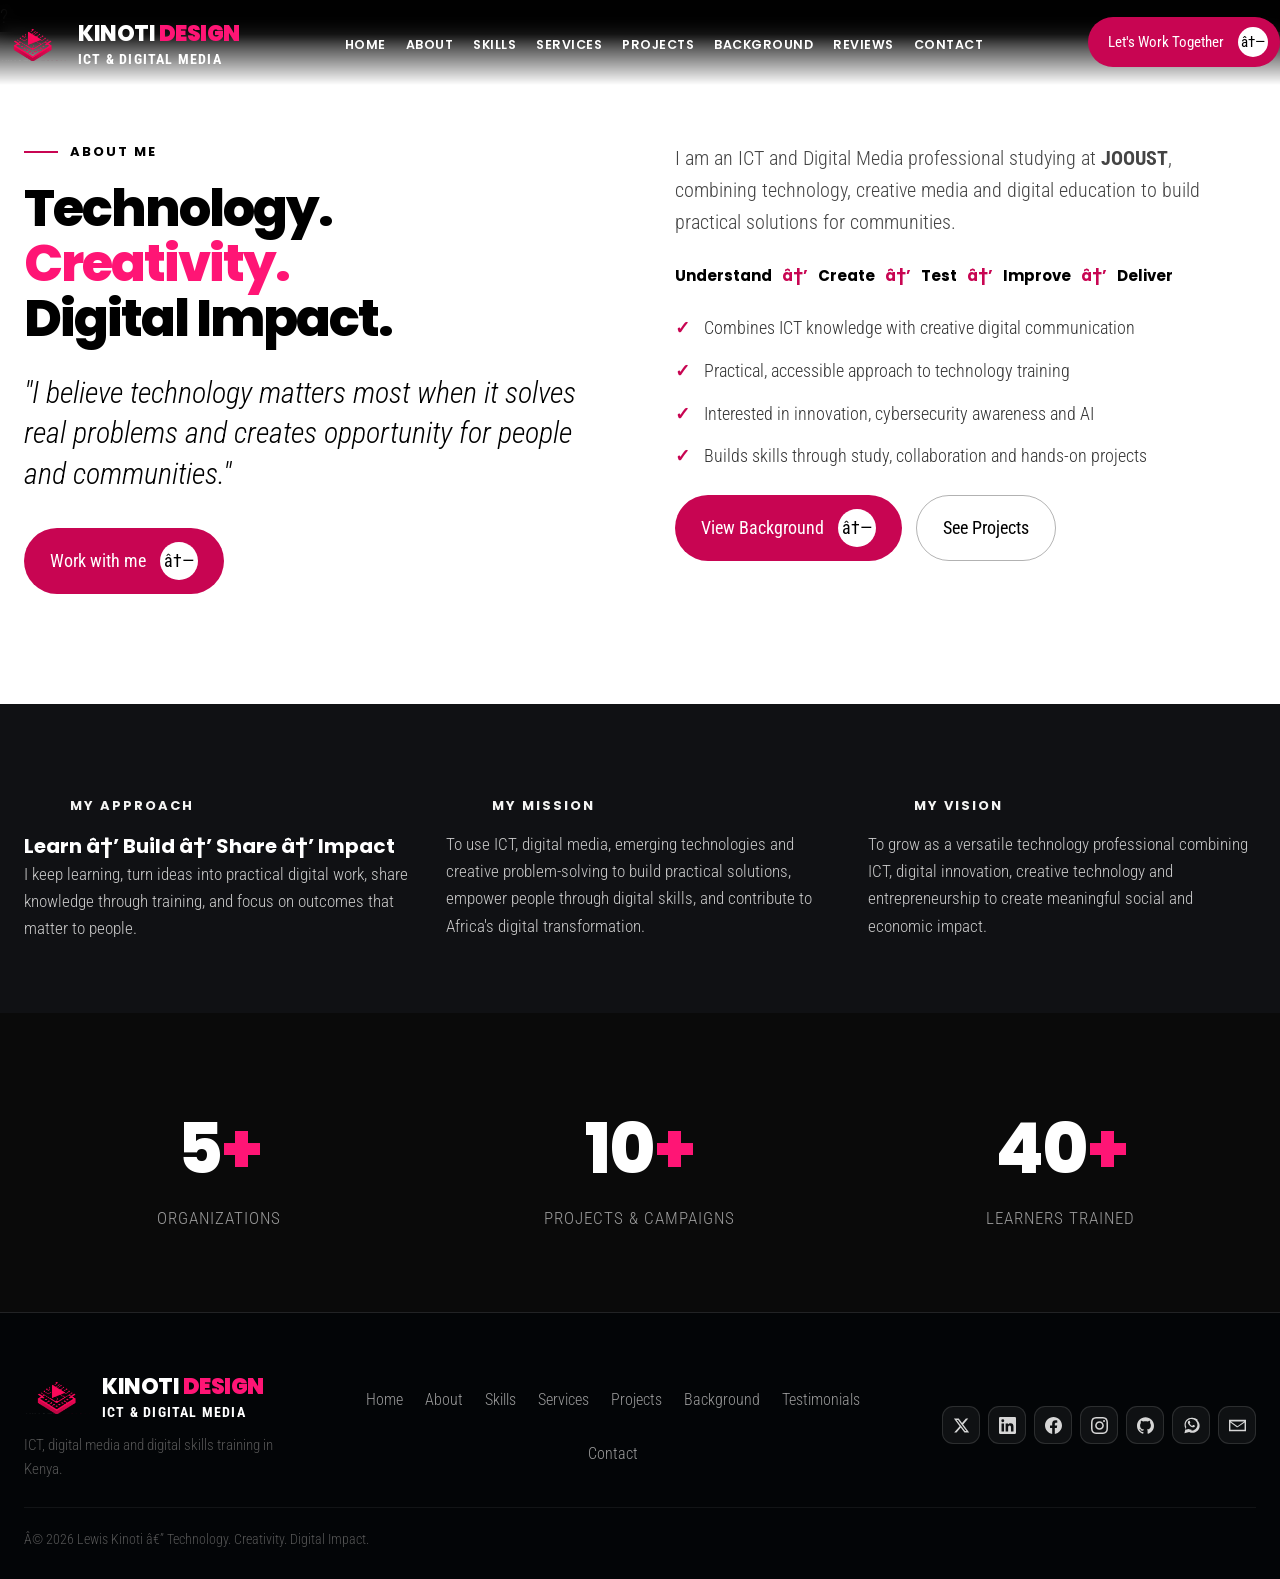
<file: about.html>
?<!DOCTYPE html>
<html lang="en">
<head>
<meta charset="UTF-8">
<meta name="viewport" content="width=device-width, initial-scale=1.0">
<title>About â€” Lewis Kinoti | ICT &amp; Digital Media</title>
<meta name="description" content="Learn about Lewis Kinoti, an ICT and Digital Media professional, JOOUST student and technology trainer from Bondo, Kenya.">
<meta name="author" content="Lewis Kinoti">
<meta name="theme-color" content="#0A0A0A">
<link rel="canonical" href="https://kinoti.dev/about.html">
<meta property="og:type" content="website">
<meta property="og:url" content="https://kinoti.dev/about.html">
<meta property="og:site_name" content="Lewis Kinoti â€” ICT &amp; Digital Media">
<meta property="og:title" content="About â€” Lewis Kinoti">
<meta property="og:description" content="ICT, digital media, innovation and community digital training from Bondo, Kenya.">
<meta property="og:image" content="https://kinoti.dev/assets/kinoti-photo.png">
<meta name="twitter:card" content="summary_large_image">
<meta name="twitter:title" content="About â€” Lewis Kinoti">
<meta name="twitter:description" content="ICT, digital media, innovation and community digital training from Bondo, Kenya.">
<link rel="icon" href="assets/favicon.svg" type="image/svg+xml">
<link rel="apple-touch-icon" href="assets/favicon.svg">
<link rel="preconnect" href="https://fonts.googleapis.com">
<link rel="preconnect" href="https://fonts.gstatic.com" crossorigin>
<link href="https://fonts.googleapis.com/css2?family=Poppins:wght@300;400;600;700;800;900&family=Roboto+Condensed:wght@300;400;500&display=swap" rel="stylesheet">
<link rel="stylesheet" href="css/style.css">
<script>document.documentElement.classList.add('js')</script>
</head>
<body>

<a class="skip-link" href="#main">Skip to content</a>

<!-- ================= NAV ================= -->
<header id="header">
  <div class="container nav">
    <a class="logo" href="index.html">
      <span class="mark"><img src="assets/kinoti-design-logo.png" alt="Kinoti Design logo"></span>
      <span>KINOTI <b class="brand-design">DESIGN</b><small>ICT &amp; DIGITAL MEDIA</small></span>
    </a>
    <ul class="nav-links" id="navLinks">
      <li><a href="index.html#home">Home</a></li>
      <li><a href="index.html#about" aria-current="page">About</a></li>
      <li><a href="index.html#skills">Skills</a></li>
      <li><a href="index.html#services">Services</a></li>
      <li><a href="index.html#projects">Projects</a></li>
      <li><a href="index.html#experience">Background</a></li>
      <li><a href="index.html#testimonials">Reviews</a></li>
      <li><a href="index.html#contact">Contact</a></li>
    </ul>
    <a class="btn btn-sm" href="contact.html">Let's Work Together <span class="arrow">â†—</span></a>
    <button class="hamburger" id="burger" aria-label="Open menu" aria-expanded="false" aria-controls="navLinks">â˜°</button>
  </div>
</header>

<main id="main">

<!-- ================= ABOUT ================= -->
<section class="light" id="about">
  <div class="container about-grid">
    <div class="reveal">
      <span class="eyebrow">About me</span>
      <h2>Technology.<br><span class="accent">Creativity.</span><br>Digital Impact.</h2>
      <div class="big-quote">"I believe technology matters most when it solves real problems and creates opportunity for people and communities."</div>
      <a class="btn" href="contact.html" style="margin-top:8px">Work with me <span class="arrow">â†—</span></a>
    </div>
    <div class="reveal">
      <p style="color:#444">I am an ICT and Digital Media professional studying at <strong>JOOUST</strong>, combining technology, creative media and digital education to build practical solutions for communities.</p>
      <div class="process">
        <span>Understand</span><em>â†’</em><span>Create</span><em>â†’</em><span>Test</span><em>â†’</em><span>Improve</span><em>â†’</em><span>Deliver</span>
      </div>
      <ul class="check-list">
        <li>Combines ICT knowledge with creative digital communication</li>
        <li>Practical, accessible approach to technology training</li>
        <li>Interested in innovation, cybersecurity awareness and AI</li>
        <li>Builds skills through study, collaboration and hands-on projects</li>
      </ul>
      <div class="about-actions">
        <a class="btn" href="experience.html">View Background <span class="arrow">â†—</span></a>
        <a class="btn btn-ghost" href="projects.html">See Projects</a>
      </div>
    </div>
  </div>
</section>

<section class="profile-principles">
  <div class="container principles-grid">
    <article class="principle reveal"><span class="eyebrow">My approach</span><h3>Learn <span>â†’</span> Build <span>â†’</span> Share <span>â†’</span> Impact</h3><p>I keep learning, turn ideas into practical digital work, share knowledge through training, and focus on outcomes that matter to people.</p></article>
    <article class="principle reveal"><span class="eyebrow">My mission</span><p>To use ICT, digital media, emerging technologies and creative problem-solving to build practical solutions, empower people through digital skills, and contribute to Africa's digital transformation.</p></article>
    <article class="principle reveal"><span class="eyebrow">My vision</span><p>To grow as a versatile technology professional combining ICT, digital innovation, creative technology and entrepreneurship to create meaningful social and economic impact.</p></article>
  </div>
</section>

<!-- ================= STATS ================= -->
<section class="stats-strip">
  <div class="container stats">
    <div class="stat reveal"><div class="num" data-count="5" data-suffix="+">0</div><div class="lbl">Organizations</div></div>
    <div class="stat reveal"><div class="num" data-count="10" data-suffix="+">0</div><div class="lbl">Projects &amp; campaigns</div></div>
    <div class="stat reveal"><div class="num" data-count="100" data-suffix="+">0</div><div class="lbl">Learners trained</div></div>
  </div>
</section>

</main>

<!-- ================= FOOTER ================= -->
<footer>
  <div class="container foot">
    <div class="foot-brand">
      <a class="logo" href="index.html"><span class="mark"><img src="assets/kinoti-design-logo.png" alt="Kinoti Design logo"></span><span>KINOTI <b class="brand-design">DESIGN</b><small>ICT &amp; DIGITAL MEDIA</small></span></a>
      <p class="foot-tagline">ICT, digital media and digital skills training in Kenya.</p>
    </div>
    <nav aria-label="Footer">
      <ul class="links">
        <li><a href="index.html">Home</a></li>
        <li><a href="about.html">About</a></li>
        <li><a href="skills.html">Skills</a></li>
        <li><a href="services.html">Services</a></li>
        <li><a href="projects.html">Projects</a></li>
        <li><a href="experience.html">Background</a></li>
        <li><a href="testimonials.html">Testimonials</a></li>
        <li><a href="contact.html">Contact</a></li>
      </ul>
    </nav>
    <ul class="socials">
      <li><a class="s-x" href="https://x.com/lewiskinoti_" target="_blank" rel="noopener noreferrer" aria-label="Lewis Kinoti on X"><svg viewBox="0 0 24 24" aria-hidden="true"><path d="M18.244 2.25h3.308l-7.227 8.26 8.502 11.24H16.17l-5.214-6.817L4.99 21.75H1.68l7.73-8.835L1.254 2.25H8.08l4.713 6.231zm-1.161 17.52h1.833L7.084 4.126H5.117z"/></svg></a></li>
      <li><a class="s-in" href="https://www.linkedin.com/in/lewis-kinoti-4725a6353" target="_blank" rel="noopener noreferrer" aria-label="Lewis Kinoti on LinkedIn"><svg viewBox="0 0 24 24" aria-hidden="true"><path d="M20.447 20.452h-3.554v-5.569c0-1.328-.027-3.037-1.852-3.037-1.853 0-2.136 1.445-2.136 2.939v5.667H9.351V9h3.414v1.561h.046c.477-.9 1.637-1.85 3.37-1.85 3.601 0 4.267 2.37 4.267 5.455v6.286zM5.337 7.433a2.062 2.062 0 01-2.063-2.065 2.064 2.064 0 112.063 2.065zm1.782 13.019H3.555V9h3.564v11.452zM22.225 0H1.771C.792 0 0 .774 0 1.729v20.542C0 23.227.792 24 1.771 24h20.451C23.2 24 24 23.227 24 22.271V1.729C24 .774 23.2 0 22.222 0h.003z"/></svg></a></li>
      <li><a class="s-fb" href="https://www.facebook.com/share/1C6ALv8ugv/" target="_blank" rel="noopener noreferrer" aria-label="Lewis Kinoti on Facebook"><svg viewBox="0 0 24 24" aria-hidden="true"><path d="M24 12.073c0-6.627-5.373-12-12-12s-12 5.373-12 12c0 5.99 4.388 10.954 10.125 11.854v-8.385H7.078v-3.47h3.047V9.43c0-3.007 1.792-4.669 4.533-4.669 1.312 0 2.686.235 2.686.235v2.953H15.83c-1.491 0-1.956.925-1.956 1.874v2.25h3.328l-.532 3.47h-2.796v8.385C19.612 23.027 24 18.062 24 12.073z"/></svg></a></li>
      <li><a class="s-ig" href="https://www.instagram.com/lewiskinoti_" target="_blank" rel="noopener noreferrer" aria-label="Lewis Kinoti on Instagram"><svg viewBox="0 0 24 24" aria-hidden="true"><path d="M12 2.163c3.204 0 3.584.012 4.85.07 3.252.148 4.771 1.691 4.919 4.919.058 1.265.069 1.645.069 4.849 0 3.205-.012 3.584-.069 4.849-.149 3.225-1.664 4.771-4.919 4.919-1.266.058-1.644.07-4.85.07-3.204 0-3.584-.012-4.849-.07-3.26-.149-4.771-1.699-4.919-4.92-.058-1.265-.07-1.644-.07-4.849 0-3.204.013-3.583.07-4.849.149-3.227 1.664-4.771 4.919-4.919 1.266-.057 1.645-.069 4.849-.069zm0-2.163c-3.259 0-3.667.014-4.947.072-4.358.2-6.78 2.618-6.98 6.98-.059 1.281-.073 1.689-.073 4.948 0 3.259.014 3.668.072 4.948.2 4.358 2.618 6.78 6.98 6.98 1.281.058 1.689.072 4.948.072 3.259 0 3.668-.014 4.948-.072 4.354-.2 6.782-2.618 6.979-6.98.059-1.28.073-1.689.073-4.948 0-3.259-.014-3.667-.072-4.947-.196-4.354-2.617-6.78-6.979-6.98-1.281-.059-1.69-.073-4.949-.073zm0 5.838c-3.403 0-6.162 2.759-6.162 6.162s2.759 6.163 6.162 6.163 6.162-2.759 6.162-6.163c0-3.403-2.759-6.162-6.162-6.162zm0 10.162c-2.209 0-4-1.79-4-4 0-2.209 1.791-4 4-4s4 1.791 4 4c0 2.21-1.791 4-4 4zm6.406-11.845a1.44 1.44 0 100 2.881 1.44 1.44 0 000-2.881z"/></svg></a></li>
      <li><a class="s-gh" href="https://github.com/lkinoti" target="_blank" rel="noopener noreferrer" aria-label="Lewis Kinoti on GitHub"><svg viewBox="0 0 24 24" aria-hidden="true"><path d="M12 .297c-6.63 0-12 5.373-12 12 0 5.303 3.438 9.8 8.205 11.385.6.113.82-.258.82-.577 0-.285-.01-1.04-.015-2.04-3.338.724-4.042-1.61-4.042-1.61C4.422 18.07 3.633 17.7 3.633 17.7c-1.087-.744.084-.729.084-.729 1.205.084 1.838 1.236 1.838 1.236 1.07 1.835 2.809 1.305 3.495.998.108-.776.417-1.305.76-1.605-2.665-.3-5.466-1.332-5.466-5.93 0-1.31.465-2.38 1.235-3.22-.135-.303-.54-1.523.105-3.176 0 0 1.005-.322 3.3 1.23.96-.267 1.98-.399 3-.405 1.02.006 2.04.138 3 .405 2.28-1.552 3.285-1.23 3.285-1.23.645 1.653.24 2.873.12 3.176.765.84 1.23 1.91 1.23 3.22 0 4.61-2.805 5.625-5.475 5.92.42.36.81 1.096.81 2.22 0 1.606-.015 2.896-.015 3.286 0 .315.21.69.825.57C20.565 22.092 24 17.592 24 12.297c0-6.627-5.373-12-12-12"/></svg></a></li>
      <li><a class="s-wa" href="https://wa.me/qr/ANU7IZ7V7F3RM1" target="_blank" rel="noopener noreferrer" aria-label="Chat with Lewis Kinoti on WhatsApp"><svg viewBox="0 0 24 24" aria-hidden="true"><path d="M20.52 3.48A11.8 11.8 0 0 0 12.1 1C6.6 1 2.13 5.47 2.13 10.97c0 1.93.5 3.8 1.47 5.45L2 23l6.75-1.78a10 10 0 0 0 4.8 1.18h.01c5.48 0 9.95-4.47 9.95-9.97 0-2.66-1.04-5.17-2.99-7.04ZM12.1 18.16h-.01a8.2 8.2 0 0 1-4.18-1.15l-.3-.18-4.01 1.06 1.07-3.9-.19-.32A8.17 8.17 0 0 1 3.83 11c0-4.54 3.7-8.24 8.27-8.24a8.2 8.2 0 0 1 8.23 8.24c0 4.55-3.7 8.25-8.23 8.25Zm4.5-6.15c-.25-.12-1.48-.73-1.71-.81-.23-.08-.4-.12-.57.12-.17.25-.66.81-.81 1-.15.17-.3.19-.56.06-.25-.12-1.06-.39-2.02-1.24-.75-.67-1.25-1.5-1.4-1.75-.15-.25-.02-.38.11-.5.11-.11.25-.3.37-.45.12-.15.17-.26.25-.43.08-.17.04-.32-.02-.45-.06-.12-.57-1.38-.78-1.88-.2-.5-.4-.43-.57-.43h-.49c-.17 0-.45.06-.68.32-.23.25-.88.85-.88 2.08s.9 2.41.99 2.58c.1.17 1.73 2.66 4.18 3.73.59.25 1.05.4 1.41.51.59.19 1.13.16 1.55.1.47-.07 1.48-.6 1.69-1.18.21-.58.21-1.08.15-1.18-.07-.1-.23-.17-.48-.29Z"/></svg></a></li>
      <li><a class="s-mail" href="mailto:lkinoti012@gmail.com" aria-label="Email Lewis Kinoti"><svg viewBox="0 0 24 24" aria-hidden="true"><path d="M0 4v16h24V4H0zm21.45 2.2L12 13.1 2.55 6.2h18.9zM2 7.9l9.06 6.46a1 1 0 001.18 0L22 7.9V18H2V7.9z"/></svg></a></li>
    </ul>
    <span class="copy">Â© <span id="year">2026</span> Lewis Kinoti â€” Technology. Creativity. Digital Impact.</span>
  </div>
</footer>

<button class="to-top" id="toTop" aria-label="Back to top" hidden>â†‘</button>

<script src="js/main.js" defer></script>
</body>
</html>
</file>
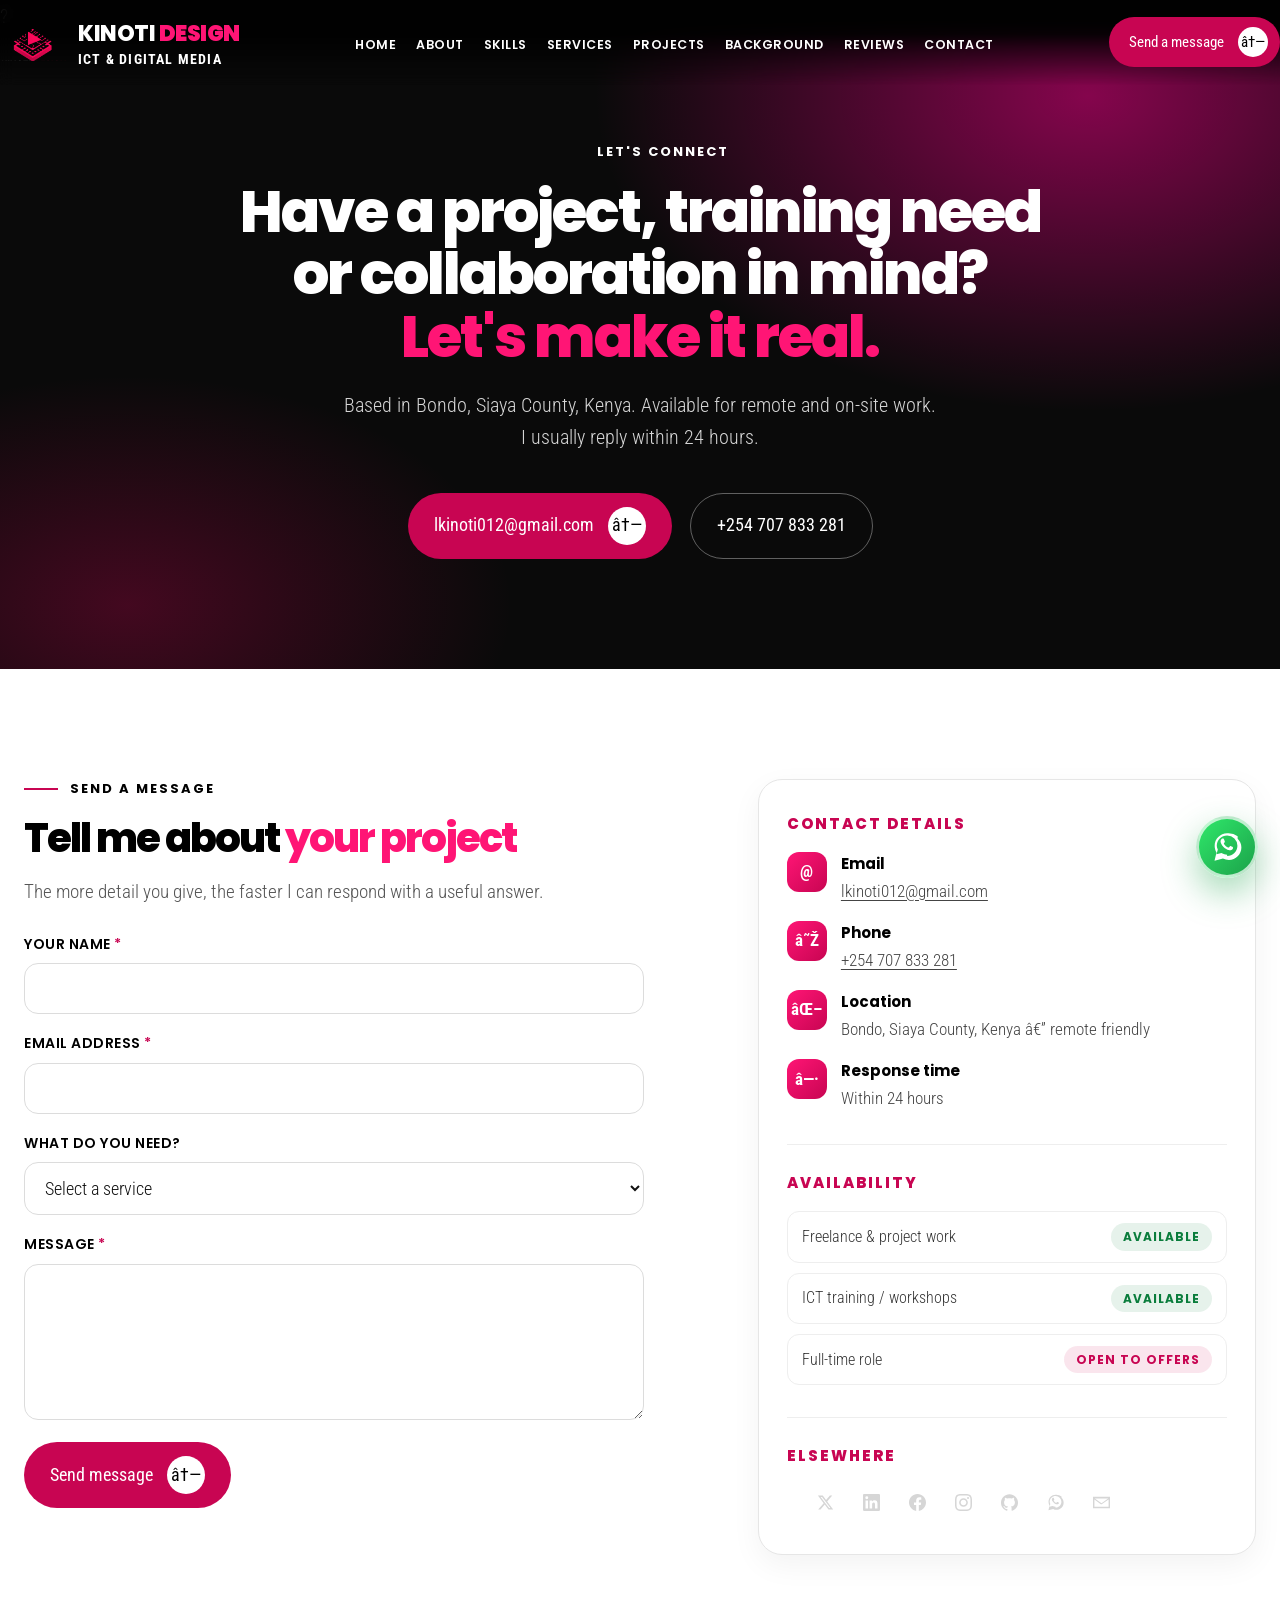
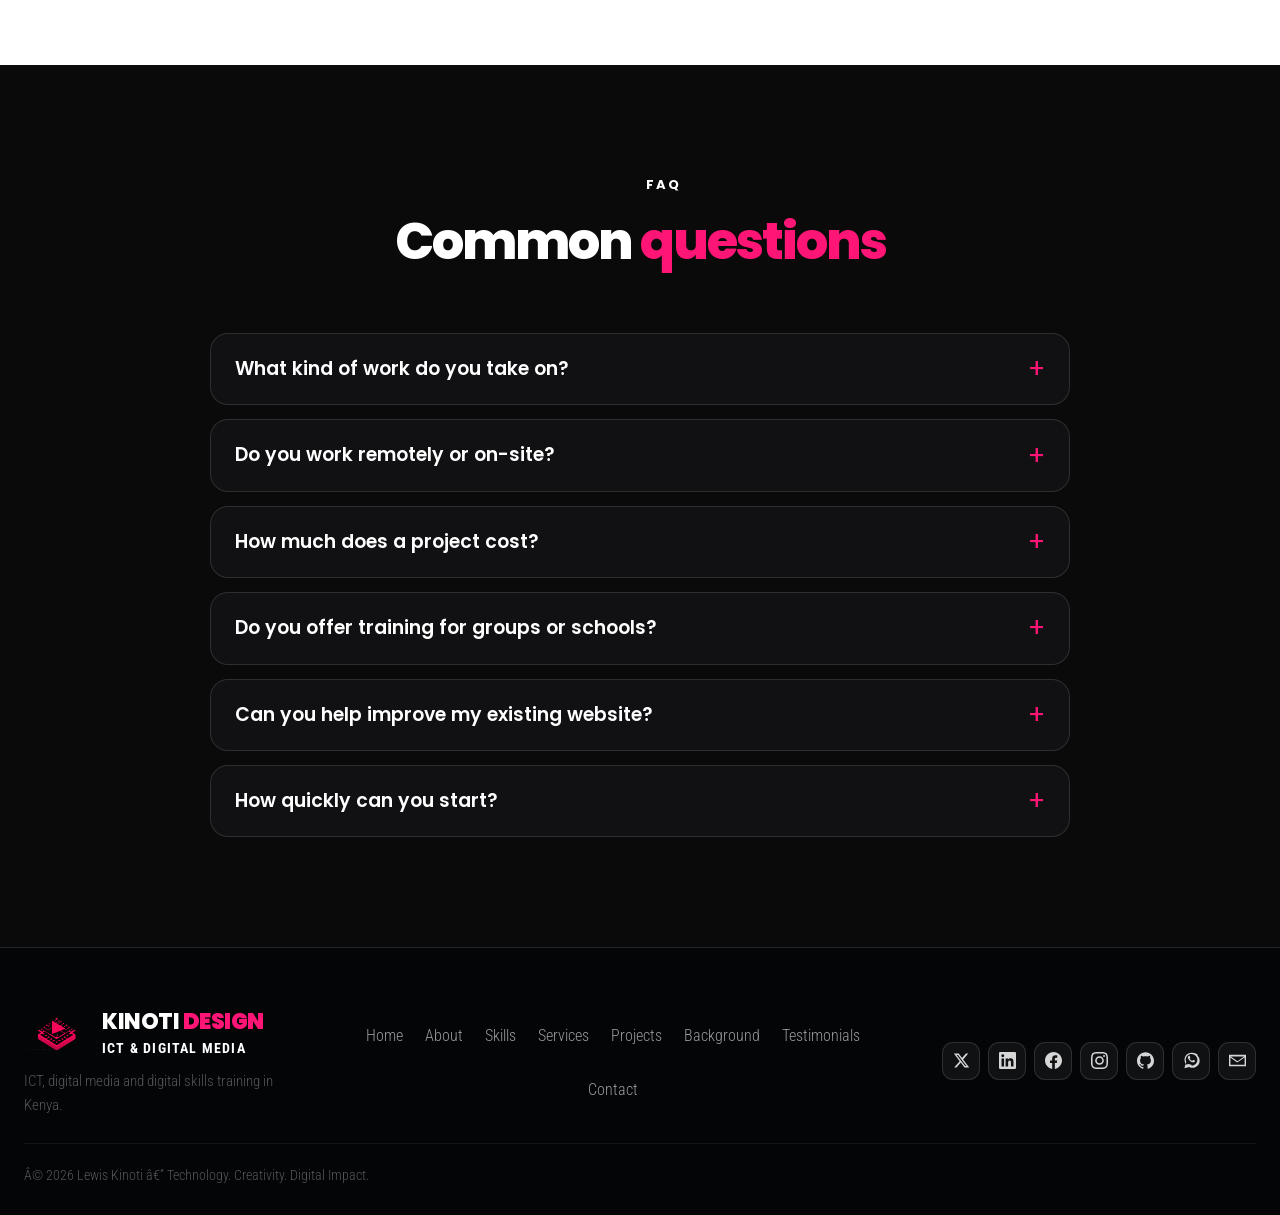
<file: contact.html>
﻿?<!DOCTYPE html>
<html lang="en">
<head>
<meta charset="UTF-8">
<meta name="viewport" content="width=device-width, initial-scale=1.0">
<title>Contact â€” Lewis Kinoti | Hire for ICT, Media &amp; Training</title>
<meta name="description" content="Contact Lewis Kinoti about ICT support, web development, digital media, cybersecurity awareness, digital skills training or a collaboration. Based in Bondo, Kenya.">
<meta name="author" content="Lewis Kinoti">
<meta name="theme-color" content="#0A0A0A">
<link rel="canonical" href="https://kinoti.dev/contact.html">
<meta property="og:type" content="website">
<meta property="og:url" content="https://kinoti.dev/contact.html">
<meta property="og:site_name" content="Lewis Kinoti â€” ICT &amp; Digital Media">
<meta property="og:title" content="Contact â€” Lewis Kinoti">
<meta property="og:description" content="Have a project, training need or collaboration in mind? Let's make it real.">
<meta property="og:image" content="https://kinoti.dev/assets/kinoti-photo.png">
<meta name="twitter:card" content="summary_large_image">
<meta name="twitter:title" content="Contact â€” Lewis Kinoti">
<meta name="twitter:description" content="Have a project, training need or collaboration in mind? Let's make it real.">
<link rel="icon" href="assets/favicon.svg" type="image/svg+xml">
<link rel="apple-touch-icon" href="assets/favicon.svg">
<link rel="preconnect" href="https://fonts.googleapis.com">
<link rel="preconnect" href="https://fonts.gstatic.com" crossorigin>
<link href="https://fonts.googleapis.com/css2?family=Poppins:wght@300;400;600;700;800;900&family=Roboto+Condensed:wght@300;400;500&display=swap" rel="stylesheet">
<link rel="stylesheet" href="css/style.css">
<script>document.documentElement.classList.add('js')</script>
</head>
<body>

<a class="skip-link" href="#main">Skip to content</a>

<!-- ================= NAV ================= -->
<header id="header">
  <div class="container nav">
    <a class="logo" href="index.html">
      <span class="mark"><img src="assets/kinoti-design-logo.png" alt="Kinoti Design logo"></span>
      <span>KINOTI <b class="brand-design">DESIGN</b><small>ICT &amp; DIGITAL MEDIA</small></span>
    </a>
    <ul class="nav-links" id="navLinks">
      <li><a href="index.html#home">Home</a></li>
      <li><a href="index.html#about">About</a></li>
      <li><a href="index.html#skills">Skills</a></li>
      <li><a href="index.html#services">Services</a></li>
      <li><a href="index.html#projects">Projects</a></li>
      <li><a href="index.html#experience">Background</a></li>
      <li><a href="index.html#testimonials">Reviews</a></li>
      <li><a href="index.html#contact" aria-current="page">Contact</a></li>
    </ul>
    <a class="btn btn-sm" href="#form">Send a message <span class="arrow">â†—</span></a>
    <button class="hamburger" id="burger" aria-label="Open menu" aria-expanded="false" aria-controls="navLinks">â˜°</button>
  </div>
</header>

<main id="main">

<!-- ================= CONTACT ================= -->
<section class="cta contact-head" id="contact">
  <div class="container reveal">
    <span class="eyebrow" style="display:block">Let's connect</span>
    <h2>Have a project, training need<br>or collaboration in mind?<span class="accent"><br>Let's make it real.</span></h2>
    <p>Based in Bondo, Siaya County, Kenya. Available for remote and on-site work. I usually reply within 24 hours.</p>
    <div class="contact-row">
      <a class="btn" href="mailto:lkinoti012@gmail.com?subject=Project%20Inquiry">lkinoti012@gmail.com <span class="arrow">â†—</span></a>
      <a class="btn btn-ghost" href="tel:+254707833281">+254 707 833 281</a>
    </div>
  </div>
</section>

<!-- ================= FORM + DETAILS ================= -->
<section class="light" id="form">
  <div class="container contact-grid">
    <div class="reveal">
      <span class="eyebrow">Send a message</span>
      <h2 style="font-size:clamp(28px,3.2vw,40px)">Tell me about <span class="accent">your project</span></h2>
      <p class="sec-desc" style="color:#555;margin-bottom:26px">The more detail you give, the faster I can respond with a useful answer.</p>

      <form id="contactForm" class="form" novalidate>
        <div class="field">
          <label for="name">Your name <span aria-hidden="true">*</span></label>
          <input type="text" id="name" name="name" autocomplete="name" required>
          <small class="err" data-for="name"></small>
        </div>
        <div class="field">
          <label for="email">Email address <span aria-hidden="true">*</span></label>
          <input type="email" id="email" name="email" autocomplete="email" required>
          <small class="err" data-for="email"></small>
        </div>
        <div class="field">
          <label for="topic">What do you need?</label>
          <select id="topic" name="topic">
            <option value="" selected disabled>Select a service</option>
            <optgroup label="Technical">
              <option>Web design &amp; development</option>
              <option>IT support &amp; troubleshooting</option>
              <option>Networking &amp; infrastructure</option>
              <option>Data &amp; database management</option>
              <option>Digital consultancy</option>
            </optgroup>
            <optgroup label="Creative">
              <option>Graphic design &amp; branding</option>
              <option>Video production &amp; editing</option>
              <option>Photography &amp; media coverage</option>
              <option>Livestreaming &amp; event technology</option>
              <option>Digital content creation</option>
            </optgroup>
            <optgroup label="Digital &amp; growth">
              <option>Digital marketing</option>
              <option>Social media management</option>
              <option>SEO &amp; online visibility</option>
            </optgroup>
            <optgroup label="Training &amp; awareness">
              <option>ICT training &amp; digital skills</option>
              <option>Cybersecurity awareness</option>
              <option>Workshop or team training</option>
            </optgroup>
            <optgroup label="Other">
              <option>AI tools &amp; automation</option>
              <option>Something else</option>
            </optgroup>
          </select>
        </div>
        <div class="field">
          <label for="message">Message <span aria-hidden="true">*</span></label>
          <textarea id="message" name="message" rows="6" required></textarea>
          <small class="err" data-for="message"></small>
        </div>
        <button class="btn" type="submit">Send message <span class="arrow">â†—</span></button>
        <p class="form-note" id="formStatus" role="status" aria-live="polite"></p>
      </form>
    </div>

    <aside class="contact-side reveal">
      <h3 class="side-title">Contact details</h3>
      <ul class="contact-list">
        <li>
          <span class="ci" aria-hidden="true">@</span>
          <div><strong>Email</strong><a href="mailto:lkinoti012@gmail.com">lkinoti012@gmail.com</a></div>
        </li>
        <li>
          <span class="ci" aria-hidden="true">â˜Ž</span>
          <div><strong>Phone</strong><a href="tel:+254707833281">+254 707 833 281</a></div>
        </li>
        <li>
          <span class="ci" aria-hidden="true">âŒ–</span>
          <div><strong>Location</strong>Bondo, Siaya County, Kenya â€” remote friendly</div>
        </li>
        <li>
          <span class="ci" aria-hidden="true">â—·</span>
          <div><strong>Response time</strong>Within 24 hours</div>
        </li>
      </ul>

      <h3 class="side-title">Availability</h3>
      <ul class="avail-list">
        <li><span>Freelance &amp; project work</span><b class="yes">Available</b></li>
        <li><span>ICT training / workshops</span><b class="yes">Available</b></li>
        <li><span>Full-time role</span><b class="open">Open to offers</b></li>
      </ul>

      <h3 class="side-title">Elsewhere</h3>
      <ul class="socials side-socials">
        <li><a class="s-x" href="https://x.com/lewiskinoti_" target="_blank" rel="noopener noreferrer" aria-label="Lewis Kinoti on X" title="X"><svg viewBox="0 0 24 24" aria-hidden="true"><path d="M18.244 2.25h3.308l-7.227 8.26 8.502 11.24H16.17l-5.214-6.817L4.99 21.75H1.68l7.73-8.835L1.254 2.25H8.08l4.713 6.231zm-1.161 17.52h1.833L7.084 4.126H5.117z"/></svg></a></li>
        <li><a class="s-in" href="https://www.linkedin.com/in/lewis-kinoti-4725a6353" target="_blank" rel="noopener noreferrer" aria-label="Lewis Kinoti on LinkedIn" title="LinkedIn"><svg viewBox="0 0 24 24" aria-hidden="true"><path d="M20.447 20.452h-3.554v-5.569c0-1.328-.027-3.037-1.852-3.037-1.853 0-2.136 1.445-2.136 2.939v5.667H9.351V9h3.414v1.561h.046c.477-.9 1.637-1.85 3.37-1.85 3.601 0 4.267 2.37 4.267 5.455v6.286zM5.337 7.433a2.062 2.062 0 01-2.063-2.065 2.064 2.064 0 112.063 2.065zm1.782 13.019H3.555V9h3.564v11.452zM22.225 0H1.771C.792 0 0 .774 0 1.729v20.542C0 23.227.792 24 1.771 24h20.451C23.2 24 24 23.227 24 22.271V1.729C24 .774 23.2 0 22.222 0h.003z"/></svg></a></li>
        <li><a class="s-fb" href="https://www.facebook.com/share/1C6ALv8ugv/" target="_blank" rel="noopener noreferrer" aria-label="Lewis Kinoti on Facebook" title="Facebook"><svg viewBox="0 0 24 24" aria-hidden="true"><path d="M24 12.073c0-6.627-5.373-12-12-12s-12 5.373-12 12c0 5.99 4.388 10.954 10.125 11.854v-8.385H7.078v-3.47h3.047V9.43c0-3.007 1.792-4.669 4.533-4.669 1.312 0 2.686.235 2.686.235v2.953H15.83c-1.491 0-1.956.925-1.956 1.874v2.25h3.328l-.532 3.47h-2.796v8.385C19.612 23.027 24 18.062 24 12.073z"/></svg></a></li>
        <li><a class="s-ig" href="https://www.instagram.com/lewiskinoti_" target="_blank" rel="noopener noreferrer" aria-label="Lewis Kinoti on Instagram" title="Instagram"><svg viewBox="0 0 24 24" aria-hidden="true"><path d="M12 2.163c3.204 0 3.584.012 4.85.07 3.252.148 4.771 1.691 4.919 4.919.058 1.265.069 1.645.069 4.849 0 3.205-.012 3.584-.069 4.849-.149 3.225-1.664 4.771-4.919 4.919-1.266.058-1.644.07-4.85.07-3.204 0-3.584-.012-4.849-.07-3.26-.149-4.771-1.699-4.919-4.92-.058-1.265-.07-1.644-.07-4.849 0-3.204.013-3.583.07-4.849.149-3.227 1.664-4.771 4.919-4.919 1.266-.057 1.645-.069 4.849-.069zm0-2.163c-3.259 0-3.667.014-4.947.072-4.358.2-6.78 2.618-6.98 6.98-.059 1.281-.073 1.689-.073 4.948 0 3.259.014 3.668.072 4.948.2 4.358 2.618 6.78 6.98 6.98 1.281.058 1.689.072 4.948.072 3.259 0 3.668-.014 4.948-.072 4.354-.2 6.782-2.618 6.979-6.98.059-1.28.073-1.689.073-4.948 0-3.259-.014-3.667-.072-4.947-.196-4.354-2.617-6.78-6.979-6.98-1.281-.059-1.69-.073-4.949-.073zm0 5.838c-3.403 0-6.162 2.759-6.162 6.162s2.759 6.163 6.162 6.163 6.162-2.759 6.162-6.163c0-3.403-2.759-6.162-6.162-6.162zm0 10.162c-2.209 0-4-1.79-4-4 0-2.209 1.791-4 4-4s4 1.791 4 4c0 2.21-1.791 4-4 4zm6.406-11.845a1.44 1.44 0 100 2.881 1.44 1.44 0 000-2.881z"/></svg></a></li>
        <li><a class="s-gh" href="https://github.com/lkinoti" target="_blank" rel="noopener noreferrer" aria-label="Lewis Kinoti on GitHub" title="GitHub"><svg viewBox="0 0 24 24" aria-hidden="true"><path d="M12 .297c-6.63 0-12 5.373-12 12 0 5.303 3.438 9.8 8.205 11.385.6.113.82-.258.82-.577 0-.285-.01-1.04-.015-2.04-3.338.724-4.042-1.61-4.042-1.61C4.422 18.07 3.633 17.7 3.633 17.7c-1.087-.744.084-.729.084-.729 1.205.084 1.838 1.236 1.838 1.236 1.07 1.835 2.809 1.305 3.495.998.108-.776.417-1.305.76-1.605-2.665-.3-5.466-1.332-5.466-5.93 0-1.31.465-2.38 1.235-3.22-.135-.303-.54-1.523.105-3.176 0 0 1.005-.322 3.3 1.23.96-.267 1.98-.399 3-.405 1.02.006 2.04.138 3 .405 2.28-1.552 3.285-1.23 3.285-1.23.645 1.653.24 2.873.12 3.176.765.84 1.23 1.91 1.23 3.22 0 4.61-2.805 5.625-5.475 5.92.42.36.81 1.096.81 2.22 0 1.606-.015 2.896-.015 3.286 0 .315.21.69.825.57C20.565 22.092 24 17.592 24 12.297c0-6.627-5.373-12-12-12"/></svg></a></li>
        <li><a class="s-wa" href="https://wa.me/qr/ANU7IZ7V7F3RM1" target="_blank" rel="noopener noreferrer" aria-label="Chat with Lewis Kinoti on WhatsApp" title="WhatsApp"><svg viewBox="0 0 24 24" aria-hidden="true"><path d="M20.52 3.48A11.8 11.8 0 0 0 12.1 1C6.6 1 2.13 5.47 2.13 10.97c0 1.93.5 3.8 1.47 5.45L2 23l6.75-1.78a10 10 0 0 0 4.8 1.18h.01c5.48 0 9.95-4.47 9.95-9.97 0-2.66-1.04-5.17-2.99-7.04ZM12.1 18.16h-.01a8.2 8.2 0 0 1-4.18-1.15l-.3-.18-4.01 1.06 1.07-3.9-.19-.32A8.17 8.17 0 0 1 3.83 11c0-4.54 3.7-8.24 8.27-8.24a8.2 8.2 0 0 1 8.23 8.24c0 4.55-3.7 8.25-8.23 8.25Zm4.5-6.15c-.25-.12-1.48-.73-1.71-.81-.23-.08-.4-.12-.57.12-.17.25-.66.81-.81 1-.15.17-.3.19-.56.06-.25-.12-1.06-.39-2.02-1.24-.75-.67-1.25-1.5-1.4-1.75-.15-.25-.02-.38.11-.5.11-.11.25-.3.37-.45.12-.15.17-.26.25-.43.08-.17.04-.32-.02-.45-.06-.12-.57-1.38-.78-1.88-.2-.5-.4-.43-.57-.43h-.49c-.17 0-.45.06-.68.32-.23.25-.88.85-.88 2.08s.9 2.41.99 2.58c.1.17 1.73 2.66 4.18 3.73.59.25 1.05.4 1.41.51.59.19 1.13.16 1.55.1.47-.07 1.48-.6 1.69-1.18.21-.58.21-1.08.15-1.18-.07-.1-.23-.17-.48-.29Z"/></svg></a></li>
        <li><a class="s-mail" href="mailto:lkinoti012@gmail.com" aria-label="Email Lewis Kinoti" title="Email"><svg viewBox="0 0 24 24" aria-hidden="true"><path d="M0 4v16h24V4H0zm21.45 2.2L12 13.1 2.55 6.2h18.9zM2 7.9l9.06 6.46a1 1 0 001.18 0L22 7.9V18H2V7.9z"/></svg></a></li>
      </ul>
    </aside>
  </div>
</section>

<!-- ================= FAQ ================= -->
<section id="faq">
  <div class="container">
    <div class="sec-head center reveal">
      <span class="eyebrow">FAQ</span>
      <h2>Common <span class="accent">questions</span></h2>
    </div>
    <div class="faq-list">
      <details class="reveal">
        <summary>What kind of work do you take on?</summary>
        <p>Mostly ICT and digital: websites, technical support and networking, graphic design, video and photography, social media management, cybersecurity awareness and digital skills training. I also take on community and student media work.</p>
      </details>
      <details class="reveal">
        <summary>Do you work remotely or on-site?</summary>
        <p>Both. I work remotely with clients anywhere, and on-site within Bondo and Siaya County. For events and training sessions outside the county, travel and accommodation are discussed upfront.</p>
      </details>
      <details class="reveal">
        <summary>How much does a project cost?</summary>
        <p>It depends on scope, complexity and deadline. After a short conversation about what you need, I send a clear quote with deliverables and a timeline â€” no surprises later.</p>
      </details>
      <details class="reveal">
        <summary>Do you offer training for groups or schools?</summary>
        <p>Yes. I run practical sessions on computer basics, Microsoft Office, Google Workspace, Canva, video editing, digital safety and online presence. Sessions are tailored to the group's level and goals.</p>
      </details>
      <details class="reveal">
        <summary>Can you help improve my existing website?</summary>
        <p>Yes â€” redesigns, responsiveness fixes, performance work, content updates, hosting and domain setup, and ongoing maintenance. A short audit is usually enough to scope the work.</p>
      </details>
      <details class="reveal">
        <summary>How quickly can you start?</summary>
        <p>Usually within a few days for small tasks, and one to two weeks for larger builds. Urgent deadlines are welcome â€” tell me the date and I'll confirm whether it's realistic.</p>
      </details>
    </div>
  </div>
</section>

</main>

<!-- ================= FOOTER ================= -->
<footer>
  <div class="container foot">
    <div class="foot-brand">
      <a class="logo" href="index.html"><span class="mark"><img src="assets/kinoti-design-logo.png" alt="Kinoti Design logo"></span><span>KINOTI <b class="brand-design">DESIGN</b><small>ICT &amp; DIGITAL MEDIA</small></span></a>
      <p class="foot-tagline">ICT, digital media and digital skills training in Kenya.</p>
    </div>
    <nav aria-label="Footer">
      <ul class="links">
        <li><a href="index.html">Home</a></li>
        <li><a href="about.html">About</a></li>
        <li><a href="skills.html">Skills</a></li>
        <li><a href="services.html">Services</a></li>
        <li><a href="projects.html">Projects</a></li>
        <li><a href="experience.html">Background</a></li>
        <li><a href="testimonials.html">Testimonials</a></li>
        <li><a href="contact.html">Contact</a></li>
      </ul>
    </nav>
    <ul class="socials">
      <li><a class="s-x" href="https://x.com/lewiskinoti_" target="_blank" rel="noopener noreferrer" aria-label="Lewis Kinoti on X"><svg viewBox="0 0 24 24" aria-hidden="true"><path d="M18.244 2.25h3.308l-7.227 8.26 8.502 11.24H16.17l-5.214-6.817L4.99 21.75H1.68l7.73-8.835L1.254 2.25H8.08l4.713 6.231zm-1.161 17.52h1.833L7.084 4.126H5.117z"/></svg></a></li>
      <li><a class="s-in" href="https://www.linkedin.com/in/lewis-kinoti-4725a6353" target="_blank" rel="noopener noreferrer" aria-label="Lewis Kinoti on LinkedIn"><svg viewBox="0 0 24 24" aria-hidden="true"><path d="M20.447 20.452h-3.554v-5.569c0-1.328-.027-3.037-1.852-3.037-1.853 0-2.136 1.445-2.136 2.939v5.667H9.351V9h3.414v1.561h.046c.477-.9 1.637-1.85 3.37-1.85 3.601 0 4.267 2.37 4.267 5.455v6.286zM5.337 7.433a2.062 2.062 0 01-2.063-2.065 2.064 2.064 0 112.063 2.065zm1.782 13.019H3.555V9h3.564v11.452zM22.225 0H1.771C.792 0 0 .774 0 1.729v20.542C0 23.227.792 24 1.771 24h20.451C23.2 24 24 23.227 24 22.271V1.729C24 .774 23.2 0 22.222 0h.003z"/></svg></a></li>
      <li><a class="s-fb" href="https://www.facebook.com/share/1C6ALv8ugv/" target="_blank" rel="noopener noreferrer" aria-label="Lewis Kinoti on Facebook"><svg viewBox="0 0 24 24" aria-hidden="true"><path d="M24 12.073c0-6.627-5.373-12-12-12s-12 5.373-12 12c0 5.99 4.388 10.954 10.125 11.854v-8.385H7.078v-3.47h3.047V9.43c0-3.007 1.792-4.669 4.533-4.669 1.312 0 2.686.235 2.686.235v2.953H15.83c-1.491 0-1.956.925-1.956 1.874v2.25h3.328l-.532 3.47h-2.796v8.385C19.612 23.027 24 18.062 24 12.073z"/></svg></a></li>
      <li><a class="s-ig" href="https://www.instagram.com/lewiskinoti_" target="_blank" rel="noopener noreferrer" aria-label="Lewis Kinoti on Instagram"><svg viewBox="0 0 24 24" aria-hidden="true"><path d="M12 2.163c3.204 0 3.584.012 4.85.07 3.252.148 4.771 1.691 4.919 4.919.058 1.265.069 1.645.069 4.849 0 3.205-.012 3.584-.069 4.849-.149 3.225-1.664 4.771-4.919 4.919-1.266.058-1.644.07-4.85.07-3.204 0-3.584-.012-4.849-.07-3.26-.149-4.771-1.699-4.919-4.92-.058-1.265-.07-1.644-.07-4.849 0-3.204.013-3.583.07-4.849.149-3.227 1.664-4.771 4.919-4.919 1.266-.057 1.645-.069 4.849-.069zm0-2.163c-3.259 0-3.667.014-4.947.072-4.358.2-6.78 2.618-6.98 6.98-.059 1.281-.073 1.689-.073 4.948 0 3.259.014 3.668.072 4.948.2 4.358 2.618 6.78 6.98 6.98 1.281.058 1.689.072 4.948.072 3.259 0 3.668-.014 4.948-.072 4.354-.2 6.782-2.618 6.979-6.98.059-1.28.073-1.689.073-4.948 0-3.259-.014-3.667-.072-4.947-.196-4.354-2.617-6.78-6.979-6.98-1.281-.059-1.69-.073-4.949-.073zm0 5.838c-3.403 0-6.162 2.759-6.162 6.162s2.759 6.163 6.162 6.163 6.162-2.759 6.162-6.163c0-3.403-2.759-6.162-6.162-6.162zm0 10.162c-2.209 0-4-1.79-4-4 0-2.209 1.791-4 4-4s4 1.791 4 4c0 2.21-1.791 4-4 4zm6.406-11.845a1.44 1.44 0 100 2.881 1.44 1.44 0 000-2.881z"/></svg></a></li>
      <li><a class="s-gh" href="https://github.com/lkinoti" target="_blank" rel="noopener noreferrer" aria-label="Lewis Kinoti on GitHub"><svg viewBox="0 0 24 24" aria-hidden="true"><path d="M12 .297c-6.63 0-12 5.373-12 12 0 5.303 3.438 9.8 8.205 11.385.6.113.82-.258.82-.577 0-.285-.01-1.04-.015-2.04-3.338.724-4.042-1.61-4.042-1.61C4.422 18.07 3.633 17.7 3.633 17.7c-1.087-.744.084-.729.084-.729 1.205.084 1.838 1.236 1.838 1.236 1.07 1.835 2.809 1.305 3.495.998.108-.776.417-1.305.76-1.605-2.665-.3-5.466-1.332-5.466-5.93 0-1.31.465-2.38 1.235-3.22-.135-.303-.54-1.523.105-3.176 0 0 1.005-.322 3.3 1.23.96-.267 1.98-.399 3-.405 1.02.006 2.04.138 3 .405 2.28-1.552 3.285-1.23 3.285-1.23.645 1.653.24 2.873.12 3.176.765.84 1.23 1.91 1.23 3.22 0 4.61-2.805 5.625-5.475 5.92.42.36.81 1.096.81 2.22 0 1.606-.015 2.896-.015 3.286 0 .315.21.69.825.57C20.565 22.092 24 17.592 24 12.297c0-6.627-5.373-12-12-12"/></svg></a></li>
      <li><a class="s-wa" href="https://wa.me/qr/ANU7IZ7V7F3RM1" target="_blank" rel="noopener noreferrer" aria-label="Chat with Lewis Kinoti on WhatsApp"><svg viewBox="0 0 24 24" aria-hidden="true"><path d="M20.52 3.48A11.8 11.8 0 0 0 12.1 1C6.6 1 2.13 5.47 2.13 10.97c0 1.93.5 3.8 1.47 5.45L2 23l6.75-1.78a10 10 0 0 0 4.8 1.18h.01c5.48 0 9.95-4.47 9.95-9.97 0-2.66-1.04-5.17-2.99-7.04ZM12.1 18.16h-.01a8.2 8.2 0 0 1-4.18-1.15l-.3-.18-4.01 1.06 1.07-3.9-.19-.32A8.17 8.17 0 0 1 3.83 11c0-4.54 3.7-8.24 8.27-8.24a8.2 8.2 0 0 1 8.23 8.24c0 4.55-3.7 8.25-8.23 8.25Zm4.5-6.15c-.25-.12-1.48-.73-1.71-.81-.23-.08-.4-.12-.57.12-.17.25-.66.81-.81 1-.15.17-.3.19-.56.06-.25-.12-1.06-.39-2.02-1.24-.75-.67-1.25-1.5-1.4-1.75-.15-.25-.02-.38.11-.5.11-.11.25-.3.37-.45.12-.15.17-.26.25-.43.08-.17.04-.32-.02-.45-.06-.12-.57-1.38-.78-1.88-.2-.5-.4-.43-.57-.43h-.49c-.17 0-.45.06-.68.32-.23.25-.88.85-.88 2.08s.9 2.41.99 2.58c.1.17 1.73 2.66 4.18 3.73.59.25 1.05.4 1.41.51.59.19 1.13.16 1.55.1.47-.07 1.48-.6 1.69-1.18.21-.58.21-1.08.15-1.18-.07-.1-.23-.17-.48-.29Z"/></svg></a></li>
      <li><a class="s-mail" href="mailto:lkinoti012@gmail.com" aria-label="Email Lewis Kinoti"><svg viewBox="0 0 24 24" aria-hidden="true"><path d="M0 4v16h24V4H0zm21.45 2.2L12 13.1 2.55 6.2h18.9zM2 7.9l9.06 6.46a1 1 0 001.18 0L22 7.9V18H2V7.9z"/></svg></a></li>
    </ul>
    <span class="copy">Â© <span id="year">2026</span> Lewis Kinoti â€” Technology. Creativity. Digital Impact.</span>
  </div>
</footer>

<button class="to-top" id="toTop" aria-label="Back to top" hidden>â†‘</button>

<a class="whatsapp-float" href="https://wa.me/qr/ANU7IZ7V7F3RM1" target="_blank" rel="noopener noreferrer" aria-label="Chat on WhatsApp">
  <svg viewBox="0 0 24 24" aria-hidden="true"><path d="M20.52 3.48A11.8 11.8 0 0 0 12.1 1C6.6 1 2.13 5.47 2.13 10.97c0 1.93.5 3.8 1.47 5.45L2 23l6.75-1.78a10 10 0 0 0 4.8 1.18h.01c5.48 0 9.95-4.47 9.95-9.97 0-2.66-1.04-5.17-2.99-7.04ZM12.1 18.16h-.01a8.2 8.2 0 0 1-4.18-1.15l-.3-.18-4.01 1.06 1.07-3.9-.19-.32A8.17 8.17 0 0 1 3.83 11c0-4.54 3.7-8.24 8.27-8.24a8.2 8.2 0 0 1 8.23 8.24c0 4.55-3.7 8.25-8.23 8.25Zm4.5-6.15c-.25-.12-1.48-.73-1.71-.81-.23-.08-.4-.12-.57.12-.17.25-.66.81-.81 1-.15.17-.3.19-.56.06-.25-.12-1.06-.39-2.02-1.24-.75-.67-1.25-1.5-1.4-1.75-.15-.25-.02-.38.11-.5.11-.11.25-.3.37-.45.12-.15.17-.26.25-.43.08-.17.04-.32-.02-.45-.06-.12-.57-1.38-.78-1.88-.2-.5-.4-.43-.57-.43h-.49c-.17 0-.45.06-.68.32-.23.25-.88.85-.88 2.08s.9 2.41.99 2.58c.1.17 1.73 2.66 4.18 3.73.59.25 1.05.4 1.41.51.59.19 1.13.16 1.55.1.47-.07 1.48-.6 1.69-1.18.21-.58.21-1.08.15-1.18-.07-.1-.23-.17-.48-.29Z"/></svg>
</a>

<script src="js/main.js" defer></script>
</body>
</html>
</file>
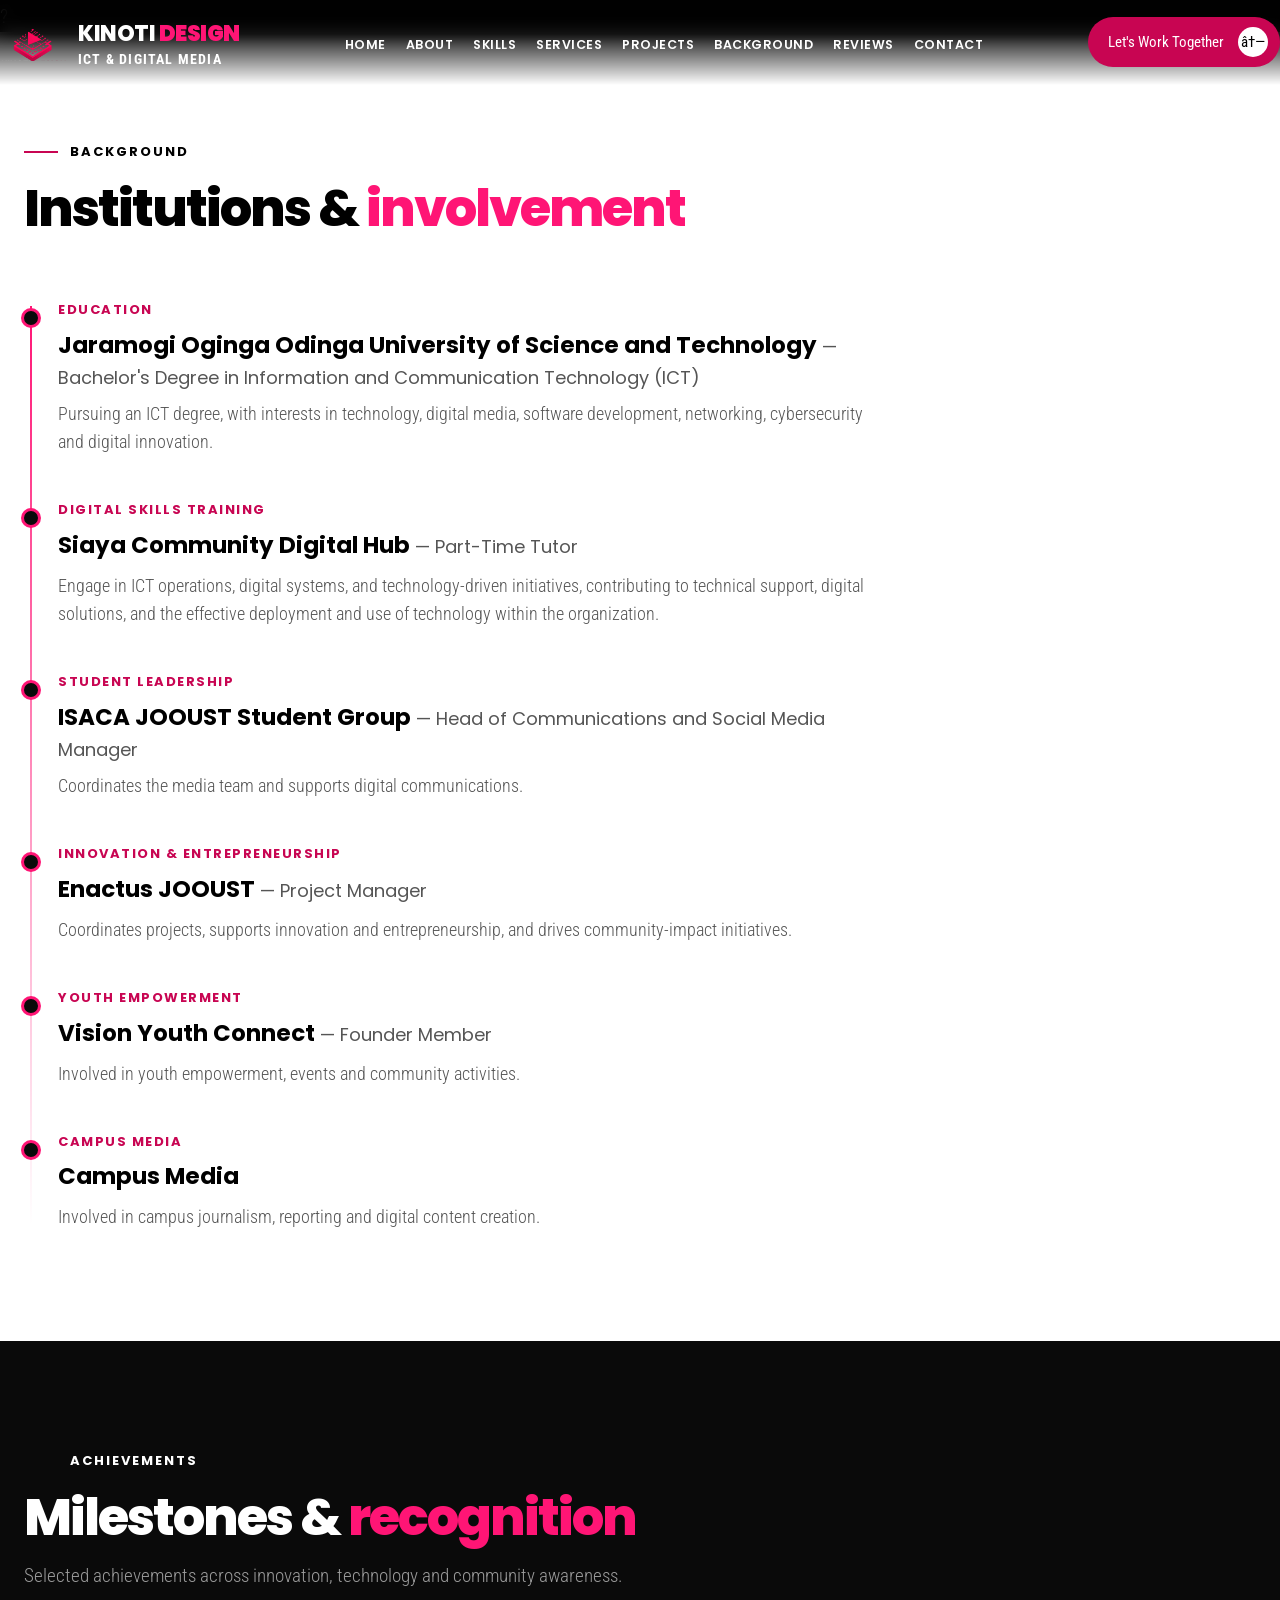
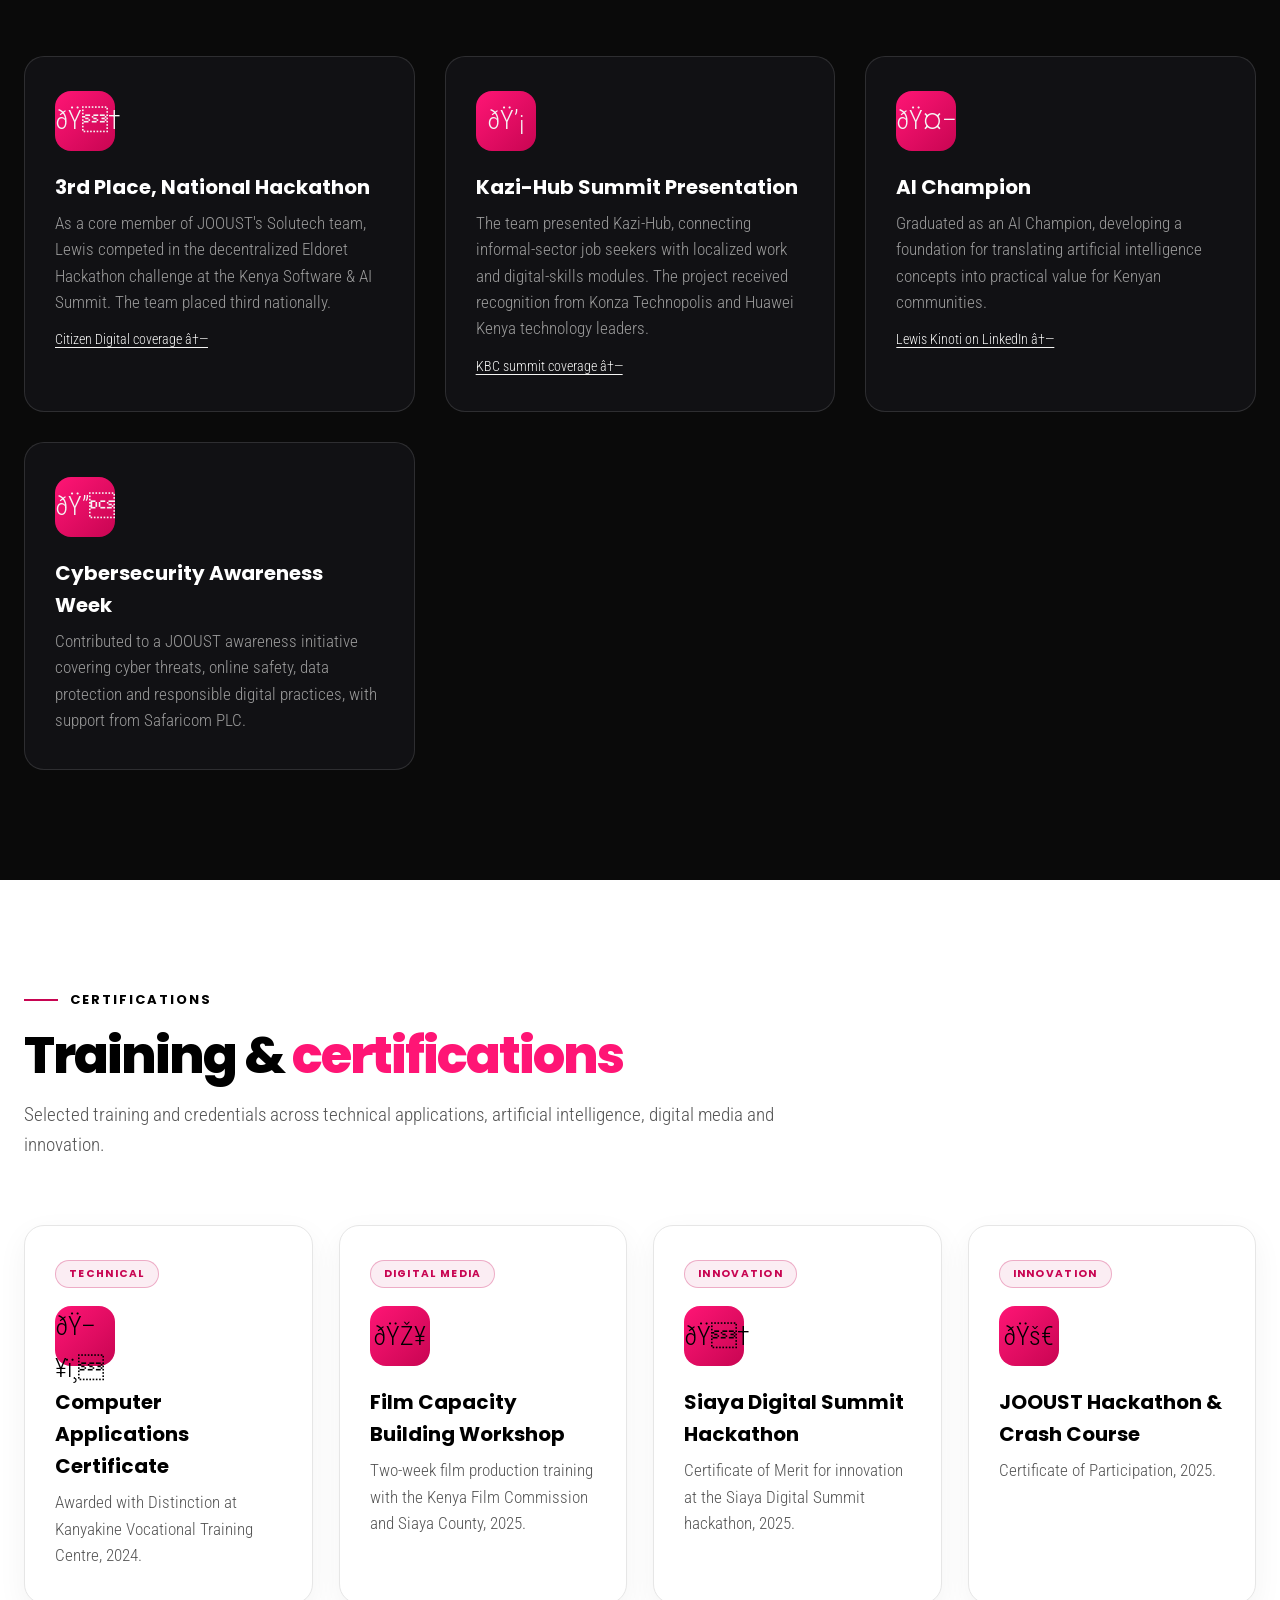
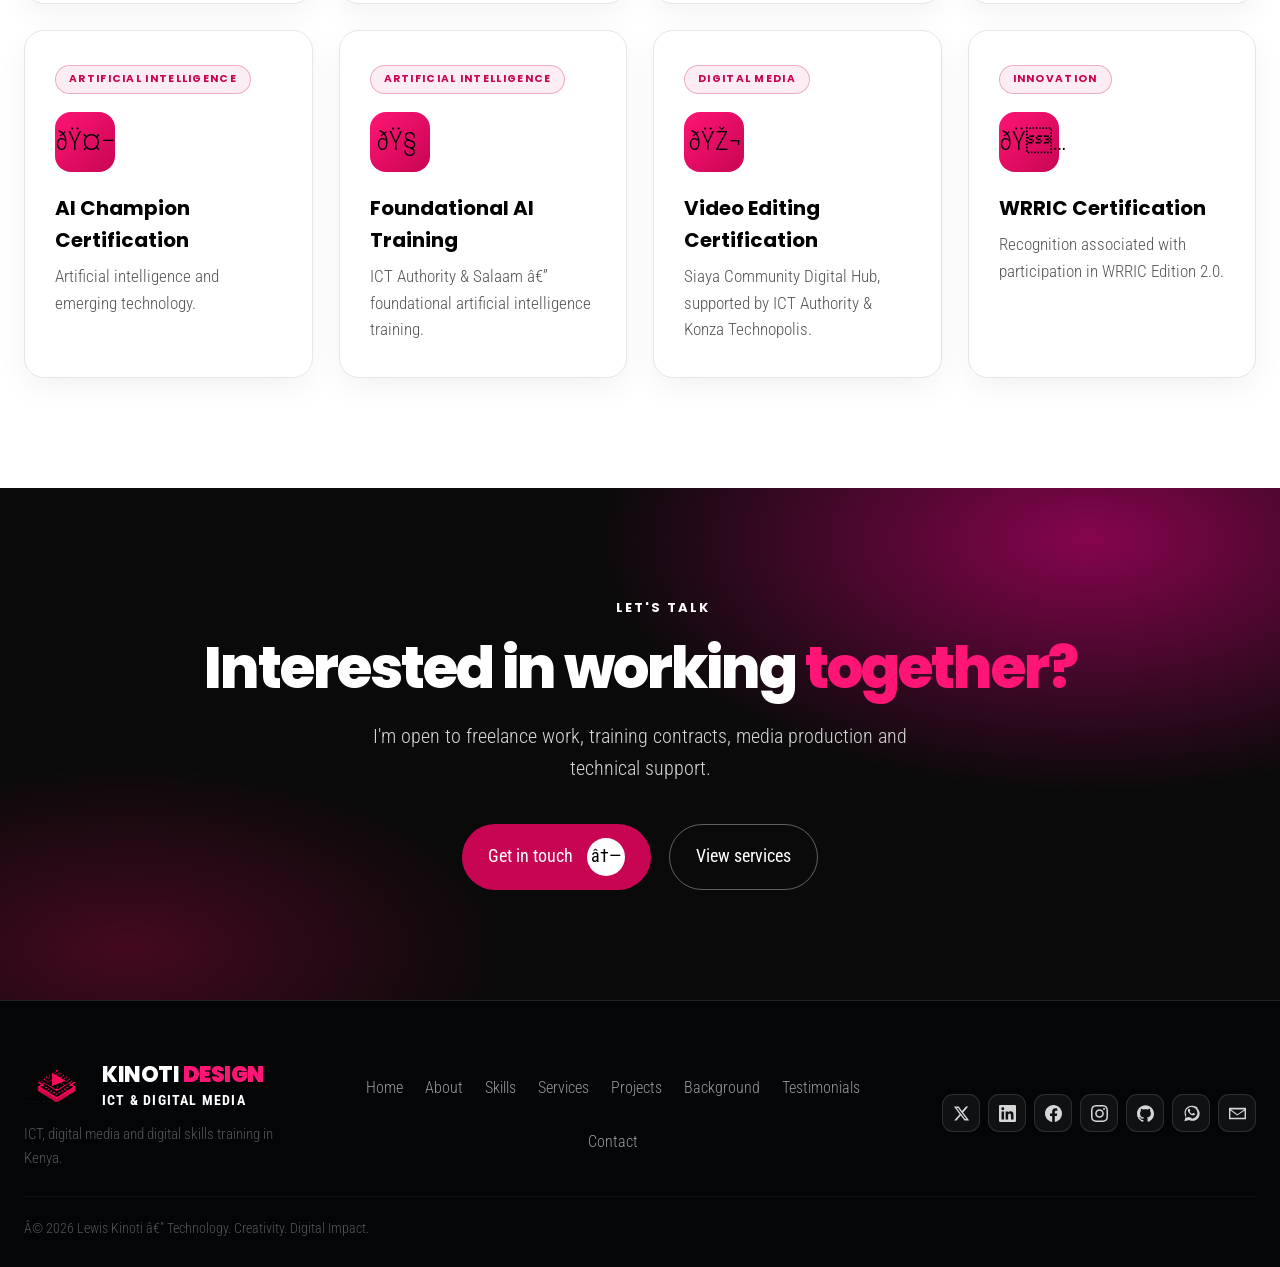
<file: experience.html>
?<!DOCTYPE html>
<html lang="en">
<head>
<meta charset="UTF-8">
<meta name="viewport" content="width=device-width, initial-scale=1.0">
<title>Experience &amp; Achievements â€” Lewis Kinoti</title>
<meta name="description" content="Lewis Kinoti's experience in ICT training, digital media, student technology leadership, community programs and innovation, plus achievements and certifications.">
<meta name="author" content="Lewis Kinoti">
<meta name="theme-color" content="#0A0A0A">
<link rel="canonical" href="https://kinoti.dev/experience.html">
<meta property="og:type" content="website">
<meta property="og:url" content="https://kinoti.dev/experience.html">
<meta property="og:site_name" content="Lewis Kinoti â€” ICT &amp; Digital Media">
<meta property="og:title" content="Experience &amp; Achievements â€” Lewis Kinoti">
<meta property="og:description" content="Roles, milestones, hackathons and certifications in ICT and digital media.">
<meta property="og:image" content="https://kinoti.dev/assets/kinoti-photo.png">
<meta name="twitter:card" content="summary_large_image">
<meta name="twitter:title" content="Experience &amp; Achievements â€” Lewis Kinoti">
<meta name="twitter:description" content="Roles, milestones, hackathons and certifications in ICT and digital media.">
<link rel="icon" href="assets/favicon.svg" type="image/svg+xml">
<link rel="apple-touch-icon" href="assets/favicon.svg">
<link rel="preconnect" href="https://fonts.googleapis.com">
<link rel="preconnect" href="https://fonts.gstatic.com" crossorigin>
<link href="https://fonts.googleapis.com/css2?family=Poppins:wght@300;400;600;700;800;900&family=Roboto+Condensed:wght@300;400;500&display=swap" rel="stylesheet">
<link rel="stylesheet" href="css/style.css">
<script>document.documentElement.classList.add('js')</script>
</head>
<body>

<a class="skip-link" href="#main">Skip to content</a>

<!-- ================= NAV ================= -->
<header id="header">
  <div class="container nav">
    <a class="logo" href="index.html">
      <span class="mark"><img src="assets/kinoti-design-logo.png" alt="Kinoti Design logo"></span>
      <span>KINOTI <b class="brand-design">DESIGN</b><small>ICT &amp; DIGITAL MEDIA</small></span>
    </a>
    <ul class="nav-links" id="navLinks">
      <li><a href="index.html#home">Home</a></li>
      <li><a href="index.html#about">About</a></li>
      <li><a href="index.html#skills">Skills</a></li>
      <li><a href="index.html#services">Services</a></li>
      <li><a href="index.html#projects">Projects</a></li>
      <li><a href="index.html#experience" aria-current="page">Background</a></li>
      <li><a href="index.html#testimonials">Reviews</a></li>
      <li><a href="index.html#contact">Contact</a></li>
    </ul>
    <a class="btn btn-sm" href="contact.html">Let's Work Together <span class="arrow">â†—</span></a>
    <button class="hamburger" id="burger" aria-label="Open menu" aria-expanded="false" aria-controls="navLinks">â˜°</button>
  </div>
</header>

<main id="main">

<!-- ================= EXPERIENCE ================= -->
<section class="light" id="experience">
  <div class="container">
    <div class="sec-head reveal">
      <span class="eyebrow">Background</span>
      <h2>Institutions &amp; <span class="accent">involvement</span></h2>
    </div>
    <div class="timeline">
      <div class="t-item reveal">
        <div class="t-date">Education</div>
        <h3>Jaramogi Oginga Odinga University of Science and Technology <span>&mdash; Bachelor&#39;s Degree in Information and Communication Technology (ICT)</span></h3>
        <p>Pursuing an ICT degree, with interests in technology, digital media, software development, networking, cybersecurity and digital innovation.</p>
      </div>
      <div class="t-item reveal">
        <div class="t-date">Digital Skills Training</div>
        <h3>Siaya Community Digital Hub <span>&mdash; Part-Time Tutor</span></h3>
        <p>Engage in ICT operations, digital systems, and technology-driven initiatives, contributing to technical support, digital solutions, and the effective deployment and use of technology within the organization.</p>
      </div>
      <div class="t-item reveal">
        <div class="t-date">Student Leadership</div>
        <h3>ISACA JOOUST Student Group <span>&mdash; Head of Communications and Social Media Manager</span></h3>
        <p>Coordinates the media team and supports digital communications.</p>
      </div>
      <div class="t-item reveal">
        <div class="t-date">Innovation &amp; Entrepreneurship</div>
        <h3>Enactus JOOUST <span>&mdash; Project Manager</span></h3>
        <p>Coordinates projects, supports innovation and entrepreneurship, and drives community-impact initiatives.</p>
      </div>
      <div class="t-item reveal">
        <div class="t-date">Youth Empowerment</div>
        <h3>Vision Youth Connect <span>&mdash; Founder Member</span></h3>
        <p>Involved in youth empowerment, events and community activities.</p>
      </div>
      <div class="t-item reveal">
        <div class="t-date">Campus Media</div>
        <h3>Campus Media</h3>
        <p>Involved in campus journalism, reporting and digital content creation.</p>
      </div>
    </div>
  </div>
</section>

<!-- ================= ACHIEVEMENTS ================= -->
<section id="achievements">
  <div class="container">
    <div class="sec-head reveal">
      <span class="eyebrow">Achievements</span>
      <h2>Milestones &amp; <span class="accent">recognition</span></h2>
      <p class="sec-desc">Selected achievements across innovation, technology and community awareness.</p>
    </div>
    <div class="grid-3">
      <article class="cert reveal"><div class="icon" aria-hidden="true">ðŸ†</div><h3>3rd Place, National Hackathon</h3><p>As a core member of JOOUST's Solutech team, Lewis competed in the decentralized Eldoret Hackathon challenge at the Kenya Software &amp; AI Summit. The team placed third nationally.</p><a class="achievement-source" href="https://citizen.digital/article/hackathon-winners-crowned-at-kenya-software-ai-summit-n372885" target="_blank" rel="noopener noreferrer">Citizen Digital coverage â†—</a></article>
      <article class="cert reveal"><div class="icon" aria-hidden="true">ðŸ’¡</div><h3>Kazi-Hub Summit Presentation</h3><p>The team presented Kazi-Hub, connecting informal-sector job seekers with localized work and digital-skills modules. The project received recognition from Konza Technopolis and Huawei Kenya technology leaders.</p><a class="achievement-source" href="https://www.kbc.co.ke/hackathon-winners-crowned-at-kenya-software-ai-summit-forging-kenyas-digital-innovation-pipeline/" target="_blank" rel="noopener noreferrer">KBC summit coverage â†—</a></article>
      <article class="cert reveal"><div class="icon" aria-hidden="true">ðŸ¤–</div><h3>AI Champion</h3><p>Graduated as an AI Champion, developing a foundation for translating artificial intelligence concepts into practical value for Kenyan communities.</p><a class="achievement-source" href="https://www.linkedin.com/in/lewis-kinoti-4725a6353" target="_blank" rel="noopener noreferrer">Lewis Kinoti on LinkedIn â†—</a></article>
      <article class="cert reveal"><div class="icon" aria-hidden="true">ðŸ”</div><h3>Cybersecurity Awareness Week</h3><p>Contributed to a JOOUST awareness initiative covering cyber threats, online safety, data protection and responsible digital practices, with support from Safaricom PLC.</p></article>
    </div>
  </div>
</section>

<!-- ================= CERTIFICATIONS ================= -->
<section class="light" id="credentials">
  <div class="container">
    <div class="sec-head reveal">
      <span class="eyebrow">Certifications</span>
      <h2>Training &amp; <span class="accent">certifications</span></h2>
      <p class="sec-desc" style="color:#555">Selected training and credentials across technical applications, artificial intelligence, digital media and innovation.</p>
    </div>
    <div class="grid-4">
      <article class="cert light-card reveal"><div class="cert-cat">Technical</div><div class="icon" aria-hidden="true">ðŸ–¥ï¸</div><h3>Computer Applications Certificate</h3><p>Awarded with Distinction at Kanyakine Vocational Training Centre, 2024.</p></article>
      <article class="cert light-card reveal"><div class="cert-cat">Digital Media</div><div class="icon" aria-hidden="true">ðŸŽ¥</div><h3>Film Capacity Building Workshop</h3><p>Two-week film production training with the Kenya Film Commission and Siaya County, 2025.</p></article>
      <article class="cert light-card reveal"><div class="cert-cat">Innovation</div><div class="icon" aria-hidden="true">ðŸ†</div><h3>Siaya Digital Summit Hackathon</h3><p>Certificate of Merit for innovation at the Siaya Digital Summit hackathon, 2025.</p></article>
      <article class="cert light-card reveal"><div class="cert-cat">Innovation</div><div class="icon" aria-hidden="true">ðŸš€</div><h3>JOOUST Hackathon &amp; Crash Course</h3><p>Certificate of Participation, 2025.</p></article>
      <article class="cert light-card reveal"><div class="cert-cat">Artificial Intelligence</div><div class="icon" aria-hidden="true">ðŸ¤–</div><h3>AI Champion Certification</h3><p>Artificial intelligence and emerging technology.</p></article>
      <article class="cert light-card reveal"><div class="cert-cat">Artificial Intelligence</div><div class="icon" aria-hidden="true">ðŸ§ </div><h3>Foundational AI Training</h3><p>ICT Authority &amp; Salaam â€” foundational artificial intelligence training.</p></article>
      <article class="cert light-card reveal"><div class="cert-cat">Digital Media</div><div class="icon" aria-hidden="true">ðŸŽ¬</div><h3>Video Editing Certification</h3><p>Siaya Community Digital Hub, supported by ICT Authority &amp; Konza Technopolis.</p></article>
      <article class="cert light-card reveal"><div class="cert-cat">Innovation</div><div class="icon" aria-hidden="true">ðŸ…</div><h3>WRRIC Certification</h3><p>Recognition associated with participation in WRRIC Edition 2.0.</p></article>
    </div>
  </div>
</section>

<!-- ================= CTA ================= -->
<section class="cta">
  <div class="container reveal">
    <span class="eyebrow" style="display:block">Let's talk</span>
    <h2>Interested in working <span class="accent">together?</span></h2>
    <p>I'm open to freelance work, training contracts, media production and technical support.</p>
    <div class="contact-row">
      <a class="btn" href="contact.html">Get in touch <span class="arrow">â†—</span></a>
      <a class="btn btn-ghost" href="services.html">View services</a>
    </div>
  </div>
</section>

</main>

<!-- ================= FOOTER ================= -->
<footer>
  <div class="container foot">
    <div class="foot-brand">
      <a class="logo" href="index.html"><span class="mark"><img src="assets/kinoti-design-logo.png" alt="Kinoti Design logo"></span><span>KINOTI <b class="brand-design">DESIGN</b><small>ICT &amp; DIGITAL MEDIA</small></span></a>
      <p class="foot-tagline">ICT, digital media and digital skills training in Kenya.</p>
    </div>
    <nav aria-label="Footer">
      <ul class="links">
        <li><a href="index.html">Home</a></li>
        <li><a href="about.html">About</a></li>
        <li><a href="skills.html">Skills</a></li>
        <li><a href="services.html">Services</a></li>
        <li><a href="projects.html">Projects</a></li>
        <li><a href="experience.html">Background</a></li>
        <li><a href="testimonials.html">Testimonials</a></li>
        <li><a href="contact.html">Contact</a></li>
      </ul>
    </nav>
    <ul class="socials">
      <li><a class="s-x" href="https://x.com/lewiskinoti_" target="_blank" rel="noopener noreferrer" aria-label="Lewis Kinoti on X"><svg viewBox="0 0 24 24" aria-hidden="true"><path d="M18.244 2.25h3.308l-7.227 8.26 8.502 11.24H16.17l-5.214-6.817L4.99 21.75H1.68l7.73-8.835L1.254 2.25H8.08l4.713 6.231zm-1.161 17.52h1.833L7.084 4.126H5.117z"/></svg></a></li>
      <li><a class="s-in" href="https://www.linkedin.com/in/lewis-kinoti-4725a6353" target="_blank" rel="noopener noreferrer" aria-label="Lewis Kinoti on LinkedIn"><svg viewBox="0 0 24 24" aria-hidden="true"><path d="M20.447 20.452h-3.554v-5.569c0-1.328-.027-3.037-1.852-3.037-1.853 0-2.136 1.445-2.136 2.939v5.667H9.351V9h3.414v1.561h.046c.477-.9 1.637-1.85 3.37-1.85 3.601 0 4.267 2.37 4.267 5.455v6.286zM5.337 7.433a2.062 2.062 0 01-2.063-2.065 2.064 2.064 0 112.063 2.065zm1.782 13.019H3.555V9h3.564v11.452zM22.225 0H1.771C.792 0 0 .774 0 1.729v20.542C0 23.227.792 24 1.771 24h20.451C23.2 24 24 23.227 24 22.271V1.729C24 .774 23.2 0 22.222 0h.003z"/></svg></a></li>
      <li><a class="s-fb" href="https://www.facebook.com/share/1C6ALv8ugv/" target="_blank" rel="noopener noreferrer" aria-label="Lewis Kinoti on Facebook"><svg viewBox="0 0 24 24" aria-hidden="true"><path d="M24 12.073c0-6.627-5.373-12-12-12s-12 5.373-12 12c0 5.99 4.388 10.954 10.125 11.854v-8.385H7.078v-3.47h3.047V9.43c0-3.007 1.792-4.669 4.533-4.669 1.312 0 2.686.235 2.686.235v2.953H15.83c-1.491 0-1.956.925-1.956 1.874v2.25h3.328l-.532 3.47h-2.796v8.385C19.612 23.027 24 18.062 24 12.073z"/></svg></a></li>
      <li><a class="s-ig" href="https://www.instagram.com/lewiskinoti_" target="_blank" rel="noopener noreferrer" aria-label="Lewis Kinoti on Instagram"><svg viewBox="0 0 24 24" aria-hidden="true"><path d="M12 2.163c3.204 0 3.584.012 4.85.07 3.252.148 4.771 1.691 4.919 4.919.058 1.265.069 1.645.069 4.849 0 3.205-.012 3.584-.069 4.849-.149 3.225-1.664 4.771-4.919 4.919-1.266.058-1.644.07-4.85.07-3.204 0-3.584-.012-4.849-.07-3.26-.149-4.771-1.699-4.919-4.92-.058-1.265-.07-1.644-.07-4.849 0-3.204.013-3.583.07-4.849.149-3.227 1.664-4.771 4.919-4.919 1.266-.057 1.645-.069 4.849-.069zm0-2.163c-3.259 0-3.667.014-4.947.072-4.358.2-6.78 2.618-6.98 6.98-.059 1.281-.073 1.689-.073 4.948 0 3.259.014 3.668.072 4.948.2 4.358 2.618 6.78 6.98 6.98 1.281.058 1.689.072 4.948.072 3.259 0 3.668-.014 4.948-.072 4.354-.2 6.782-2.618 6.979-6.98.059-1.28.073-1.689.073-4.948 0-3.259-.014-3.667-.072-4.947-.196-4.354-2.617-6.78-6.979-6.98-1.281-.059-1.69-.073-4.949-.073zm0 5.838c-3.403 0-6.162 2.759-6.162 6.162s2.759 6.163 6.162 6.163 6.162-2.759 6.162-6.163c0-3.403-2.759-6.162-6.162-6.162zm0 10.162c-2.209 0-4-1.79-4-4 0-2.209 1.791-4 4-4s4 1.791 4 4c0 2.21-1.791 4-4 4zm6.406-11.845a1.44 1.44 0 100 2.881 1.44 1.44 0 000-2.881z"/></svg></a></li>
      <li><a class="s-gh" href="https://github.com/lkinoti" target="_blank" rel="noopener noreferrer" aria-label="Lewis Kinoti on GitHub"><svg viewBox="0 0 24 24" aria-hidden="true"><path d="M12 .297c-6.63 0-12 5.373-12 12 0 5.303 3.438 9.8 8.205 11.385.6.113.82-.258.82-.577 0-.285-.01-1.04-.015-2.04-3.338.724-4.042-1.61-4.042-1.61C4.422 18.07 3.633 17.7 3.633 17.7c-1.087-.744.084-.729.084-.729 1.205.084 1.838 1.236 1.838 1.236 1.07 1.835 2.809 1.305 3.495.998.108-.776.417-1.305.76-1.605-2.665-.3-5.466-1.332-5.466-5.93 0-1.31.465-2.38 1.235-3.22-.135-.303-.54-1.523.105-3.176 0 0 1.005-.322 3.3 1.23.96-.267 1.98-.399 3-.405 1.02.006 2.04.138 3 .405 2.28-1.552 3.285-1.23 3.285-1.23.645 1.653.24 2.873.12 3.176.765.84 1.23 1.91 1.23 3.22 0 4.61-2.805 5.625-5.475 5.92.42.36.81 1.096.81 2.22 0 1.606-.015 2.896-.015 3.286 0 .315.21.69.825.57C20.565 22.092 24 17.592 24 12.297c0-6.627-5.373-12-12-12"/></svg></a></li>
      <li><a class="s-wa" href="https://wa.me/qr/ANU7IZ7V7F3RM1" target="_blank" rel="noopener noreferrer" aria-label="Chat with Lewis Kinoti on WhatsApp"><svg viewBox="0 0 24 24" aria-hidden="true"><path d="M20.52 3.48A11.8 11.8 0 0 0 12.1 1C6.6 1 2.13 5.47 2.13 10.97c0 1.93.5 3.8 1.47 5.45L2 23l6.75-1.78a10 10 0 0 0 4.8 1.18h.01c5.48 0 9.95-4.47 9.95-9.97 0-2.66-1.04-5.17-2.99-7.04ZM12.1 18.16h-.01a8.2 8.2 0 0 1-4.18-1.15l-.3-.18-4.01 1.06 1.07-3.9-.19-.32A8.17 8.17 0 0 1 3.83 11c0-4.54 3.7-8.24 8.27-8.24a8.2 8.2 0 0 1 8.23 8.24c0 4.55-3.7 8.25-8.23 8.25Zm4.5-6.15c-.25-.12-1.48-.73-1.71-.81-.23-.08-.4-.12-.57.12-.17.25-.66.81-.81 1-.15.17-.3.19-.56.06-.25-.12-1.06-.39-2.02-1.24-.75-.67-1.25-1.5-1.4-1.75-.15-.25-.02-.38.11-.5.11-.11.25-.3.37-.45.12-.15.17-.26.25-.43.08-.17.04-.32-.02-.45-.06-.12-.57-1.38-.78-1.88-.2-.5-.4-.43-.57-.43h-.49c-.17 0-.45.06-.68.32-.23.25-.88.85-.88 2.08s.9 2.41.99 2.58c.1.17 1.73 2.66 4.18 3.73.59.25 1.05.4 1.41.51.59.19 1.13.16 1.55.1.47-.07 1.48-.6 1.69-1.18.21-.58.21-1.08.15-1.18-.07-.1-.23-.17-.48-.29Z"/></svg></a></li>
      <li><a class="s-mail" href="mailto:lkinoti012@gmail.com" aria-label="Email Lewis Kinoti"><svg viewBox="0 0 24 24" aria-hidden="true"><path d="M0 4v16h24V4H0zm21.45 2.2L12 13.1 2.55 6.2h18.9zM2 7.9l9.06 6.46a1 1 0 001.18 0L22 7.9V18H2V7.9z"/></svg></a></li>
    </ul>
    <span class="copy">Â© <span id="year">2026</span> Lewis Kinoti â€” Technology. Creativity. Digital Impact.</span>
  </div>
</footer>

<button class="to-top" id="toTop" aria-label="Back to top" hidden>â†‘</button>

<script src="js/main.js" defer></script>
</body>
</html>
</file>
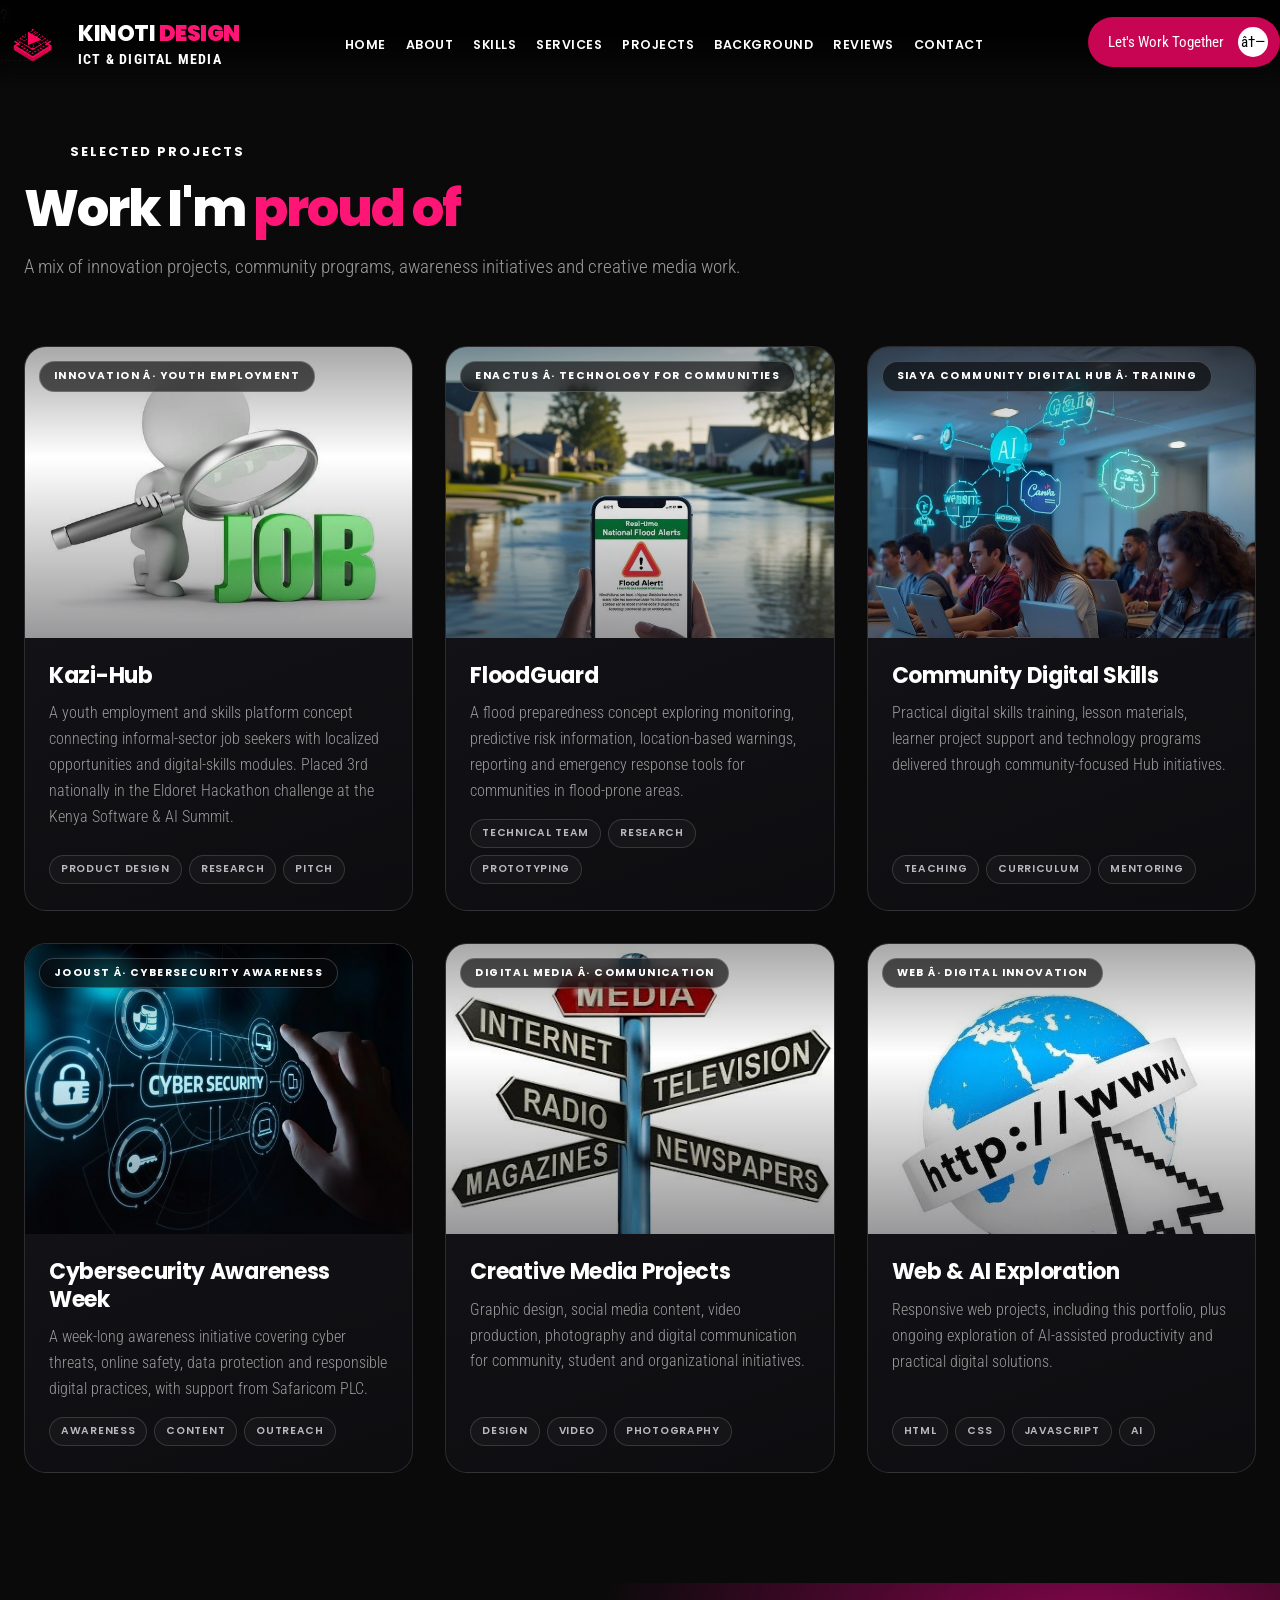
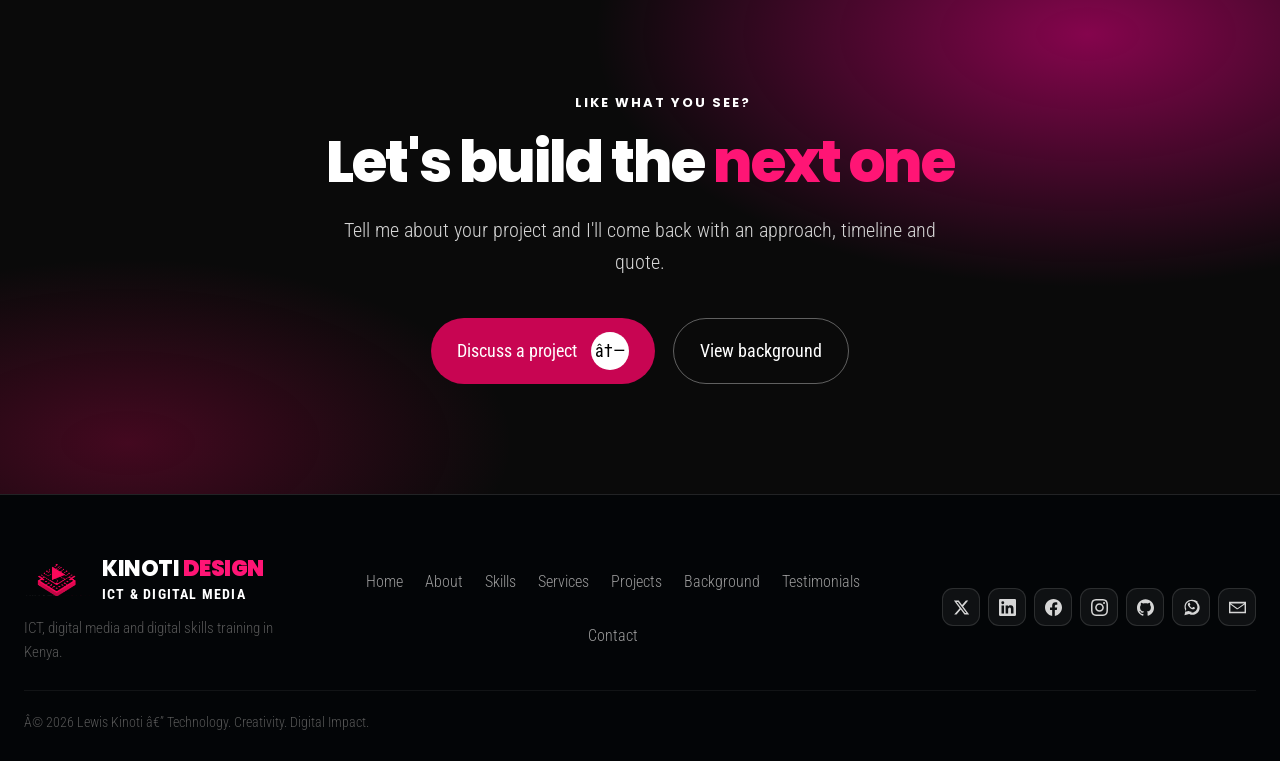
<file: projects.html>
﻿?<!DOCTYPE html>
<html lang="en">
<head>
<meta charset="UTF-8">
<meta name="viewport" content="width=device-width, initial-scale=1.0">
<title>Projects â€” Lewis Kinoti | ICT, Innovation &amp; Digital Media</title>
<meta name="description" content="Selected projects â€” Kazi-Hub, FloodGuard, community digital skills, cybersecurity awareness, media and web work by Lewis Kinoti.">
<meta name="author" content="Lewis Kinoti">
<meta name="theme-color" content="#0A0A0A">
<link rel="canonical" href="https://kinoti.dev/projects.html">
<meta property="og:type" content="website">
<meta property="og:url" content="https://kinoti.dev/projects.html">
<meta property="og:site_name" content="Lewis Kinoti â€” ICT &amp; Digital Media">
<meta property="og:title" content="Projects â€” Lewis Kinoti">
<meta property="og:description" content="Technology, innovation, community and creative media projects.">
<meta property="og:image" content="https://kinoti.dev/assets/kinoti-photo.png">
<meta name="twitter:card" content="summary_large_image">
<meta name="twitter:title" content="Projects â€” Lewis Kinoti">
<meta name="twitter:description" content="Technology, innovation, community and creative media projects.">
<link rel="icon" href="assets/favicon.svg" type="image/svg+xml">
<link rel="apple-touch-icon" href="assets/favicon.svg">
<link rel="preconnect" href="https://fonts.googleapis.com">
<link rel="preconnect" href="https://fonts.gstatic.com" crossorigin>
<link href="https://fonts.googleapis.com/css2?family=Poppins:wght@300;400;600;700;800;900&family=Roboto+Condensed:wght@300;400;500&display=swap" rel="stylesheet">
<link rel="stylesheet" href="css/style.css">
<script>document.documentElement.classList.add('js')</script>
</head>
<body>

<a class="skip-link" href="#main">Skip to content</a>

<!-- ================= NAV ================= -->
<header id="header">
  <div class="container nav">
    <a class="logo" href="index.html">
      <span class="mark"><img src="assets/kinoti-design-logo.png" alt="Kinoti Design logo"></span>
      <span>KINOTI <b class="brand-design">DESIGN</b><small>ICT &amp; DIGITAL MEDIA</small></span>
    </a>
    <ul class="nav-links" id="navLinks">
      <li><a href="index.html#home">Home</a></li>
      <li><a href="index.html#about">About</a></li>
      <li><a href="index.html#skills">Skills</a></li>
      <li><a href="index.html#services">Services</a></li>
      <li><a href="index.html#projects" aria-current="page">Projects</a></li>
      <li><a href="index.html#experience">Background</a></li>
      <li><a href="index.html#testimonials">Reviews</a></li>
      <li><a href="index.html#contact">Contact</a></li>
    </ul>
    <a class="btn btn-sm" href="contact.html">Let's Work Together <span class="arrow">â†—</span></a>
    <button class="hamburger" id="burger" aria-label="Open menu" aria-expanded="false" aria-controls="navLinks">â˜°</button>
  </div>
</header>

<main id="main">

<!-- ================= PROJECTS ================= -->
<section id="projects">
  <div class="container">
    <div class="sec-head reveal">
      <span class="eyebrow">Selected projects</span>
      <h2>Work I'm <span class="accent">proud of</span></h2>
      <p class="sec-desc">A mix of innovation projects, community programs, awareness initiatives and creative media work.</p>
    </div>

    <div class="proj-grid">
      <article class="project reveal">
        <div class="project-media">
          <img class="project-img" src="assets/projects/kazi-hub.jpg" alt="Recruitment advert design produced for the Kazi-Hub youth employment project" width="619" height="464" loading="lazy" decoding="async">
          <span class="project-cat">Innovation Â· Youth Employment</span>
        </div>
        <div class="project-body">
          <h3>Kazi-Hub</h3>
          <p>A youth employment and skills platform concept connecting informal-sector job seekers with localized opportunities and digital-skills modules. Placed 3rd nationally in the Eldoret Hackathon challenge at the Kenya Software &amp; AI Summit.</p>
          <ul class="tag-list"><li>Product design</li><li>Research</li><li>Pitch</li></ul>
        </div>
      </article>

      <article class="project reveal">
        <div class="project-media">
          <img class="project-img" src="assets/projects/floodguard.jpg" alt="Flood advisory design created for FloodGuard, the flood preparedness project" width="736" height="552" loading="lazy" decoding="async">
          <span class="project-cat">Enactus Â· Technology for Communities</span>
        </div>
        <div class="project-body">
          <h3>FloodGuard</h3>
          <p>A flood preparedness concept exploring monitoring, predictive risk information, location-based warnings, reporting and emergency response tools for communities in flood-prone areas.</p>
          <ul class="tag-list"><li>Technical team</li><li>Research</li><li>Prototyping</li></ul>
        </div>
      </article>

      <article class="project reveal">
        <div class="project-media">
          <img class="project-img" src="assets/projects/digital-skills.jpg" alt="Super Tech social media design promoting hands-on digital skills training" width="736" height="552" loading="lazy" decoding="async">
          <span class="project-cat">Siaya Community Digital Hub Â· Training</span>
        </div>
        <div class="project-body">
          <h3>Community Digital Skills</h3>
          <p>Practical digital skills training, lesson materials, learner project support and technology programs delivered through community-focused Hub initiatives.</p>
          <ul class="tag-list"><li>Teaching</li><li>Curriculum</li><li>Mentoring</li></ul>
        </div>
      </article>

      <article class="project reveal">
        <div class="project-media">
          <img class="project-img" src="assets/projects/cyber.jpg" alt="Cybersecurity awareness graphic shared during Cybersecurity Awareness Week" width="707" height="530" loading="lazy" decoding="async">
          <span class="project-cat">JOOUST Â· Cybersecurity Awareness</span>
        </div>
        <div class="project-body">
          <h3>Cybersecurity Awareness Week</h3>
          <p>A week-long awareness initiative covering cyber threats, online safety, data protection and responsible digital practices, with support from Safaricom PLC.</p>
          <ul class="tag-list"><li>Awareness</li><li>Content</li><li>Outreach</li></ul>
        </div>
      </article>

      <article class="project reveal">
        <div class="project-media">
          <img class="project-img" src="assets/projects/creative-media.jpg" alt="Creative media design work produced for clients and community organisations" width="420" height="315" loading="lazy" decoding="async">
          <span class="project-cat">Digital Media Â· Communication</span>
        </div>
        <div class="project-body">
          <h3>Creative Media Projects</h3>
          <p>Graphic design, social media content, video production, photography and digital communication for community, student and organizational initiatives.</p>
          <ul class="tag-list"><li>Design</li><li>Video</li><li>Photography</li></ul>
        </div>
      </article>

      <article class="project reveal">
        <div class="project-media">
          <img class="project-img" src="assets/projects/web-ai.jpg" alt="Web development services social media design" width="612" height="459" loading="lazy" decoding="async">
          <span class="project-cat">Web Â· Digital Innovation</span>
        </div>
        <div class="project-body">
          <h3>Web &amp; AI Exploration</h3>
          <p>Responsive web projects, including this portfolio, plus ongoing exploration of AI-assisted productivity and practical digital solutions.</p>
          <ul class="tag-list"><li>HTML</li><li>CSS</li><li>JavaScript</li><li>AI</li></ul>
        </div>
      </article>
    </div>
  </div>
</section>

<!-- ================= CTA ================= -->
<section class="cta">
  <div class="container reveal">
    <span class="eyebrow" style="display:block">Like what you see?</span>
    <h2>Let's build the <span class="accent">next one</span></h2>
    <p>Tell me about your project and I'll come back with an approach, timeline and quote.</p>
    <div class="contact-row">
      <a class="btn" href="contact.html">Discuss a project <span class="arrow">â†—</span></a>
      <a class="btn btn-ghost" href="experience.html">View background</a>
    </div>
  </div>
</section>

</main>

<!-- ================= FOOTER ================= -->
<footer>
  <div class="container foot">
    <div class="foot-brand">
      <a class="logo" href="index.html"><span class="mark"><img src="assets/kinoti-design-logo.png" alt="Kinoti Design logo"></span><span>KINOTI <b class="brand-design">DESIGN</b><small>ICT &amp; DIGITAL MEDIA</small></span></a>
      <p class="foot-tagline">ICT, digital media and digital skills training in Kenya.</p>
    </div>
    <nav aria-label="Footer">
      <ul class="links">
        <li><a href="index.html">Home</a></li>
        <li><a href="about.html">About</a></li>
        <li><a href="skills.html">Skills</a></li>
        <li><a href="services.html">Services</a></li>
        <li><a href="projects.html">Projects</a></li>
        <li><a href="experience.html">Background</a></li>
        <li><a href="testimonials.html">Testimonials</a></li>
        <li><a href="contact.html">Contact</a></li>
      </ul>
    </nav>
    <ul class="socials">
      <li><a class="s-x" href="https://x.com/lewiskinoti_" target="_blank" rel="noopener noreferrer" aria-label="Lewis Kinoti on X"><svg viewBox="0 0 24 24" aria-hidden="true"><path d="M18.244 2.25h3.308l-7.227 8.26 8.502 11.24H16.17l-5.214-6.817L4.99 21.75H1.68l7.73-8.835L1.254 2.25H8.08l4.713 6.231zm-1.161 17.52h1.833L7.084 4.126H5.117z"/></svg></a></li>
      <li><a class="s-in" href="https://www.linkedin.com/in/lewis-kinoti-4725a6353" target="_blank" rel="noopener noreferrer" aria-label="Lewis Kinoti on LinkedIn"><svg viewBox="0 0 24 24" aria-hidden="true"><path d="M20.447 20.452h-3.554v-5.569c0-1.328-.027-3.037-1.852-3.037-1.853 0-2.136 1.445-2.136 2.939v5.667H9.351V9h3.414v1.561h.046c.477-.9 1.637-1.85 3.37-1.85 3.601 0 4.267 2.37 4.267 5.455v6.286zM5.337 7.433a2.062 2.062 0 01-2.063-2.065 2.064 2.064 0 112.063 2.065zm1.782 13.019H3.555V9h3.564v11.452zM22.225 0H1.771C.792 0 0 .774 0 1.729v20.542C0 23.227.792 24 1.771 24h20.451C23.2 24 24 23.227 24 22.271V1.729C24 .774 23.2 0 22.222 0h.003z"/></svg></a></li>
      <li><a class="s-fb" href="https://www.facebook.com/share/1C6ALv8ugv/" target="_blank" rel="noopener noreferrer" aria-label="Lewis Kinoti on Facebook"><svg viewBox="0 0 24 24" aria-hidden="true"><path d="M24 12.073c0-6.627-5.373-12-12-12s-12 5.373-12 12c0 5.99 4.388 10.954 10.125 11.854v-8.385H7.078v-3.47h3.047V9.43c0-3.007 1.792-4.669 4.533-4.669 1.312 0 2.686.235 2.686.235v2.953H15.83c-1.491 0-1.956.925-1.956 1.874v2.25h3.328l-.532 3.47h-2.796v8.385C19.612 23.027 24 18.062 24 12.073z"/></svg></a></li>
      <li><a class="s-ig" href="https://www.instagram.com/lewiskinoti_" target="_blank" rel="noopener noreferrer" aria-label="Lewis Kinoti on Instagram"><svg viewBox="0 0 24 24" aria-hidden="true"><path d="M12 2.163c3.204 0 3.584.012 4.85.07 3.252.148 4.771 1.691 4.919 4.919.058 1.265.069 1.645.069 4.849 0 3.205-.012 3.584-.069 4.849-.149 3.225-1.664 4.771-4.919 4.919-1.266.058-1.644.07-4.85.07-3.204 0-3.584-.012-4.849-.07-3.26-.149-4.771-1.699-4.919-4.92-.058-1.265-.07-1.644-.07-4.849 0-3.204.013-3.583.07-4.849.149-3.227 1.664-4.771 4.919-4.919 1.266-.057 1.645-.069 4.849-.069zm0-2.163c-3.259 0-3.667.014-4.947.072-4.358.2-6.78 2.618-6.98 6.98-.059 1.281-.073 1.689-.073 4.948 0 3.259.014 3.668.072 4.948.2 4.358 2.618 6.78 6.98 6.98 1.281.058 1.689.072 4.948.072 3.259 0 3.668-.014 4.948-.072 4.354-.2 6.782-2.618 6.979-6.98.059-1.28.073-1.689.073-4.948 0-3.259-.014-3.667-.072-4.947-.196-4.354-2.617-6.78-6.979-6.98-1.281-.059-1.69-.073-4.949-.073zm0 5.838c-3.403 0-6.162 2.759-6.162 6.162s2.759 6.163 6.162 6.163 6.162-2.759 6.162-6.163c0-3.403-2.759-6.162-6.162-6.162zm0 10.162c-2.209 0-4-1.79-4-4 0-2.209 1.791-4 4-4s4 1.791 4 4c0 2.21-1.791 4-4 4zm6.406-11.845a1.44 1.44 0 100 2.881 1.44 1.44 0 000-2.881z"/></svg></a></li>
      <li><a class="s-gh" href="https://github.com/lkinoti" target="_blank" rel="noopener noreferrer" aria-label="Lewis Kinoti on GitHub"><svg viewBox="0 0 24 24" aria-hidden="true"><path d="M12 .297c-6.63 0-12 5.373-12 12 0 5.303 3.438 9.8 8.205 11.385.6.113.82-.258.82-.577 0-.285-.01-1.04-.015-2.04-3.338.724-4.042-1.61-4.042-1.61C4.422 18.07 3.633 17.7 3.633 17.7c-1.087-.744.084-.729.084-.729 1.205.084 1.838 1.236 1.838 1.236 1.07 1.835 2.809 1.305 3.495.998.108-.776.417-1.305.76-1.605-2.665-.3-5.466-1.332-5.466-5.93 0-1.31.465-2.38 1.235-3.22-.135-.303-.54-1.523.105-3.176 0 0 1.005-.322 3.3 1.23.96-.267 1.98-.399 3-.405 1.02.006 2.04.138 3 .405 2.28-1.552 3.285-1.23 3.285-1.23.645 1.653.24 2.873.12 3.176.765.84 1.23 1.91 1.23 3.22 0 4.61-2.805 5.625-5.475 5.92.42.36.81 1.096.81 2.22 0 1.606-.015 2.896-.015 3.286 0 .315.21.69.825.57C20.565 22.092 24 17.592 24 12.297c0-6.627-5.373-12-12-12"/></svg></a></li>
      <li><a class="s-wa" href="https://wa.me/qr/ANU7IZ7V7F3RM1" target="_blank" rel="noopener noreferrer" aria-label="Chat with Lewis Kinoti on WhatsApp"><svg viewBox="0 0 24 24" aria-hidden="true"><path d="M20.52 3.48A11.8 11.8 0 0 0 12.1 1C6.6 1 2.13 5.47 2.13 10.97c0 1.93.5 3.8 1.47 5.45L2 23l6.75-1.78a10 10 0 0 0 4.8 1.18h.01c5.48 0 9.95-4.47 9.95-9.97 0-2.66-1.04-5.17-2.99-7.04ZM12.1 18.16h-.01a8.2 8.2 0 0 1-4.18-1.15l-.3-.18-4.01 1.06 1.07-3.9-.19-.32A8.17 8.17 0 0 1 3.83 11c0-4.54 3.7-8.24 8.27-8.24a8.2 8.2 0 0 1 8.23 8.24c0 4.55-3.7 8.25-8.23 8.25Zm4.5-6.15c-.25-.12-1.48-.73-1.71-.81-.23-.08-.4-.12-.57.12-.17.25-.66.81-.81 1-.15.17-.3.19-.56.06-.25-.12-1.06-.39-2.02-1.24-.75-.67-1.25-1.5-1.4-1.75-.15-.25-.02-.38.11-.5.11-.11.25-.3.37-.45.12-.15.17-.26.25-.43.08-.17.04-.32-.02-.45-.06-.12-.57-1.38-.78-1.88-.2-.5-.4-.43-.57-.43h-.49c-.17 0-.45.06-.68.32-.23.25-.88.85-.88 2.08s.9 2.41.99 2.58c.1.17 1.73 2.66 4.18 3.73.59.25 1.05.4 1.41.51.59.19 1.13.16 1.55.1.47-.07 1.48-.6 1.69-1.18.21-.58.21-1.08.15-1.18-.07-.1-.23-.17-.48-.29Z"/></svg></a></li>
      <li><a class="s-mail" href="mailto:lkinoti012@gmail.com" aria-label="Email Lewis Kinoti"><svg viewBox="0 0 24 24" aria-hidden="true"><path d="M0 4v16h24V4H0zm21.45 2.2L12 13.1 2.55 6.2h18.9zM2 7.9l9.06 6.46a1 1 0 001.18 0L22 7.9V18H2V7.9z"/></svg></a></li>
    </ul>
    <span class="copy">Â© <span id="year">2026</span> Lewis Kinoti â€” Technology. Creativity. Digital Impact.</span>
  </div>
</footer>

<button class="to-top" id="toTop" aria-label="Back to top" hidden>â†‘</button>

<script src="js/main.js" defer></script>
</body>
</html>
</file>
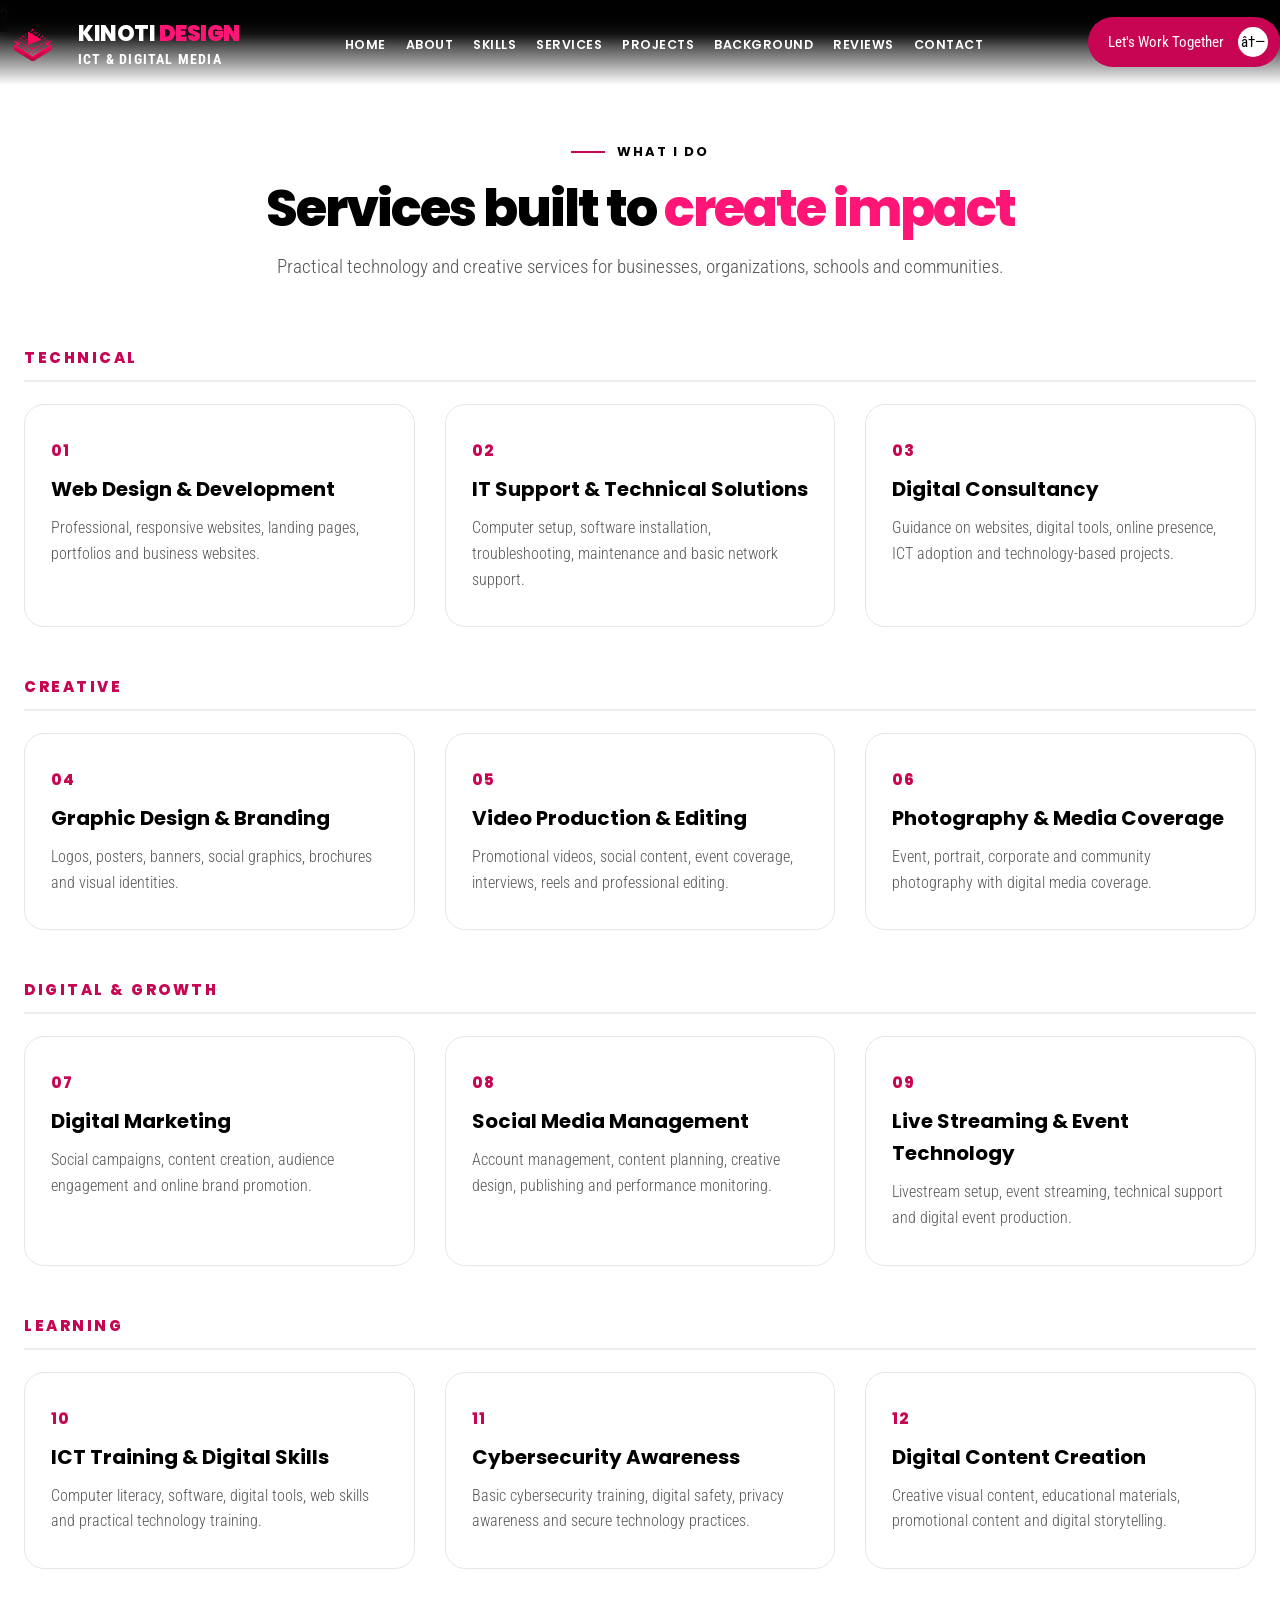
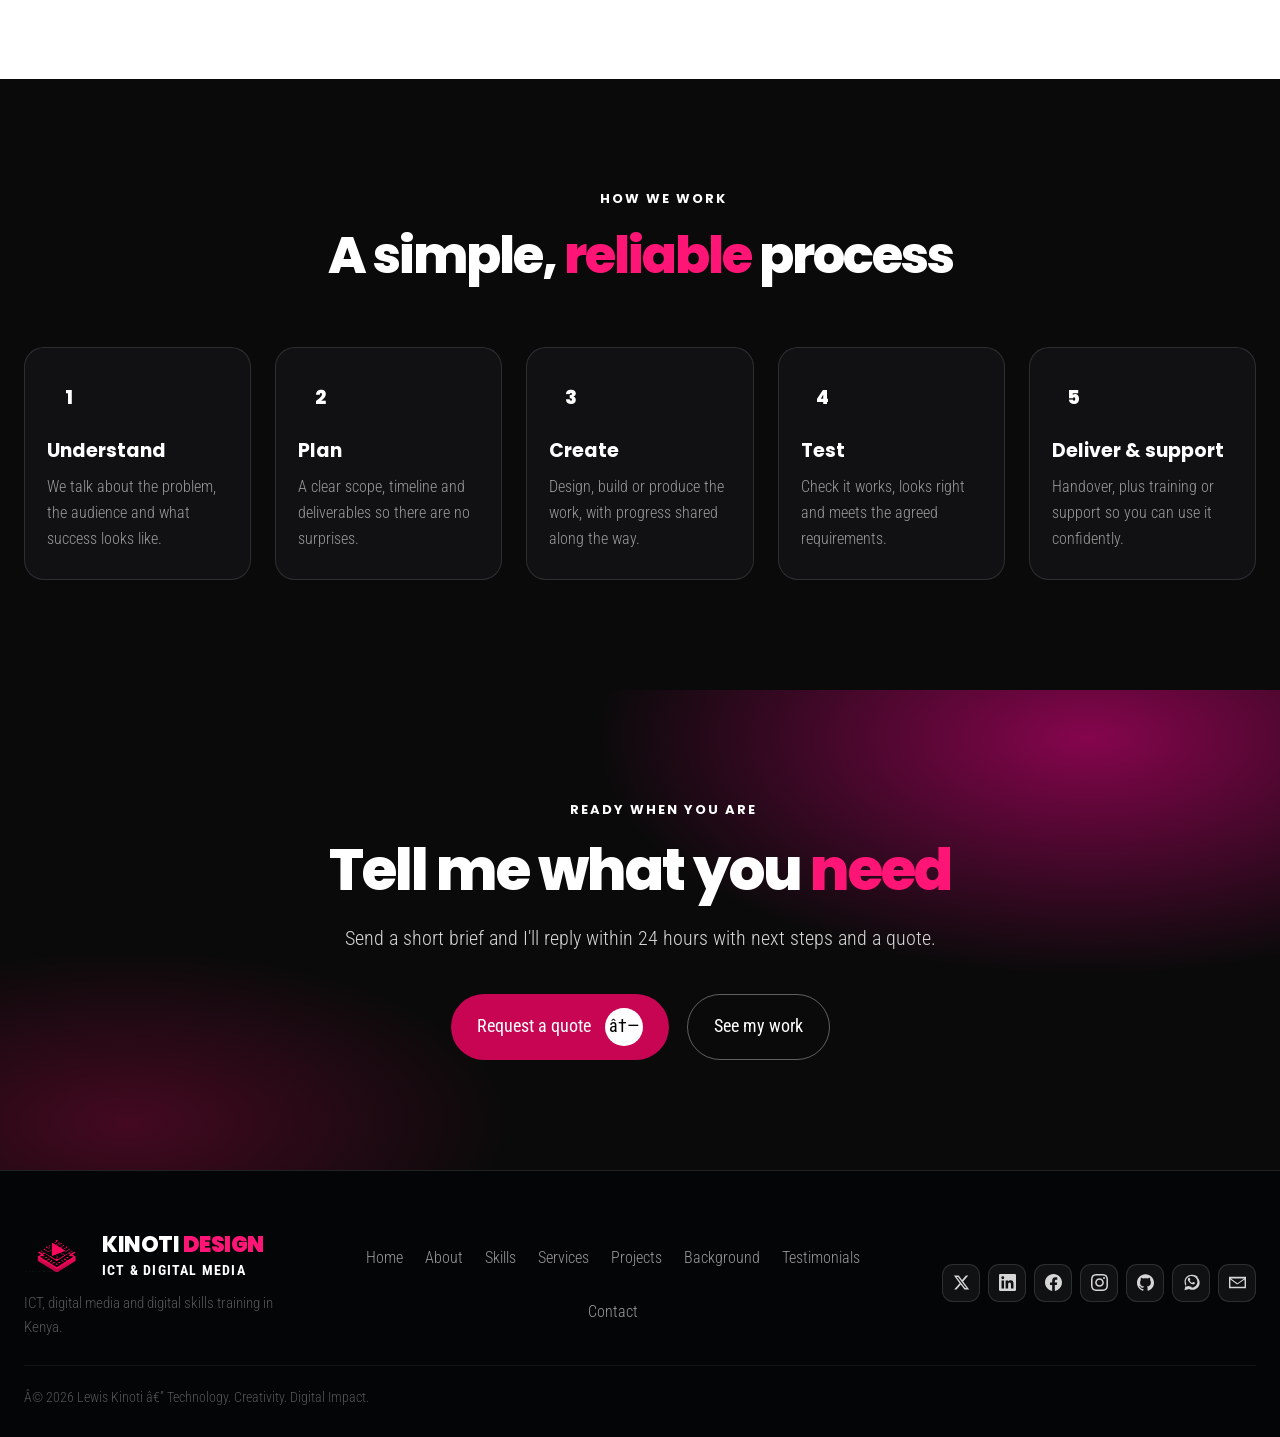
<file: services.html>
﻿?<!DOCTYPE html>
<html lang="en">
<head>
<meta charset="UTF-8">
<meta name="viewport" content="width=device-width, initial-scale=1.0">
<title>Services â€” Lewis Kinoti | Web, Design, ICT Support &amp; Training</title>
<meta name="description" content="Web development, graphic design, video production, digital marketing, ICT training, technical support, photography and digital consultancy by Lewis Kinoti.">
<meta name="author" content="Lewis Kinoti">
<meta name="theme-color" content="#0A0A0A">
<link rel="canonical" href="https://kinoti.dev/services.html">
<meta property="og:type" content="website">
<meta property="og:url" content="https://kinoti.dev/services.html">
<meta property="og:site_name" content="Lewis Kinoti â€” ICT &amp; Digital Media">
<meta property="og:title" content="Services â€” Lewis Kinoti">
<meta property="og:description" content="Web, design, video, marketing, ICT support and training services for businesses, schools and communities.">
<meta property="og:image" content="https://kinoti.dev/assets/kinoti-photo.png">
<meta name="twitter:card" content="summary_large_image">
<meta name="twitter:title" content="Services â€” Lewis Kinoti">
<meta name="twitter:description" content="Web, design, video, marketing, ICT support and training services.">
<link rel="icon" href="assets/favicon.svg" type="image/svg+xml">
<link rel="apple-touch-icon" href="assets/favicon.svg">
<link rel="preconnect" href="https://fonts.googleapis.com">
<link rel="preconnect" href="https://fonts.gstatic.com" crossorigin>
<link href="https://fonts.googleapis.com/css2?family=Poppins:wght@300;400;600;700;800;900&family=Roboto+Condensed:wght@300;400;500&display=swap" rel="stylesheet">
<link rel="stylesheet" href="css/style.css">
<script>document.documentElement.classList.add('js')</script>
</head>
<body>

<a class="skip-link" href="#main">Skip to content</a>

<!-- ================= NAV ================= -->
<header id="header">
  <div class="container nav">
    <a class="logo" href="index.html">
      <span class="mark"><img src="assets/kinoti-design-logo.png" alt="Kinoti Design logo"></span>
      <span>KINOTI <b class="brand-design">DESIGN</b><small>ICT &amp; DIGITAL MEDIA</small></span>
    </a>
    <ul class="nav-links" id="navLinks">
      <li><a href="index.html#home">Home</a></li>
      <li><a href="index.html#about">About</a></li>
      <li><a href="index.html#skills">Skills</a></li>
      <li><a href="index.html#services" aria-current="page">Services</a></li>
      <li><a href="index.html#projects">Projects</a></li>
      <li><a href="index.html#experience">Background</a></li>
      <li><a href="index.html#testimonials">Reviews</a></li>
      <li><a href="index.html#contact">Contact</a></li>
    </ul>
    <a class="btn btn-sm" href="contact.html">Let's Work Together <span class="arrow">â†—</span></a>
    <button class="hamburger" id="burger" aria-label="Open menu" aria-expanded="false" aria-controls="navLinks">â˜°</button>
  </div>
</header>

<main id="main">

<!-- ================= SERVICES ================= -->
<section class="light" id="services">
  <div class="container">
    <div class="sec-head center reveal">
      <span class="eyebrow">What I do</span>
      <h2>Services built to <span class="accent">create impact</span></h2>
      <p class="sec-desc" style="color:#555">Practical technology and creative services for businesses, organizations, schools and communities.</p>
    </div>

    <h3 class="group-title reveal">Technical</h3>
    <div class="grid-3">
      <div class="pillars reveal"><span class="num">01</span><h3>Web Design &amp; Development</h3><p>Professional, responsive websites, landing pages, portfolios and business websites.</p></div>
      <div class="pillars reveal"><span class="num">02</span><h3>IT Support &amp; Technical Solutions</h3><p>Computer setup, software installation, troubleshooting, maintenance and basic network support.</p></div>
      <div class="pillars reveal"><span class="num">03</span><h3>Digital Consultancy</h3><p>Guidance on websites, digital tools, online presence, ICT adoption and technology-based projects.</p></div>
    </div>

    <h3 class="group-title reveal">Creative</h3>
    <div class="grid-3">
      <div class="pillars reveal"><span class="num">04</span><h3>Graphic Design &amp; Branding</h3><p>Logos, posters, banners, social graphics, brochures and visual identities.</p></div>
      <div class="pillars reveal"><span class="num">05</span><h3>Video Production &amp; Editing</h3><p>Promotional videos, social content, event coverage, interviews, reels and professional editing.</p></div>
      <div class="pillars reveal"><span class="num">06</span><h3>Photography &amp; Media Coverage</h3><p>Event, portrait, corporate and community photography with digital media coverage.</p></div>
    </div>

    <h3 class="group-title reveal">Digital &amp; Growth</h3>
    <div class="grid-3">
      <div class="pillars reveal"><span class="num">07</span><h3>Digital Marketing</h3><p>Social campaigns, content creation, audience engagement and online brand promotion.</p></div>
      <div class="pillars reveal"><span class="num">08</span><h3>Social Media Management</h3><p>Account management, content planning, creative design, publishing and performance monitoring.</p></div>
      <div class="pillars reveal"><span class="num">09</span><h3>Live Streaming &amp; Event Technology</h3><p>Livestream setup, event streaming, technical support and digital event production.</p></div>
    </div>

    <h3 class="group-title reveal">Learning</h3>
    <div class="grid-3">
      <div class="pillars reveal"><span class="num">10</span><h3>ICT Training &amp; Digital Skills</h3><p>Computer literacy, software, digital tools, web skills and practical technology training.</p></div>
      <div class="pillars reveal"><span class="num">11</span><h3>Cybersecurity Awareness</h3><p>Basic cybersecurity training, digital safety, privacy awareness and secure technology practices.</p></div>
      <div class="pillars reveal"><span class="num">12</span><h3>Digital Content Creation</h3><p>Creative visual content, educational materials, promotional content and digital storytelling.</p></div>
    </div>
  </div>
</section>

<!-- ================= PROCESS ================= -->
<section id="process">
  <div class="container">
    <div class="sec-head center reveal">
      <span class="eyebrow">How we work</span>
      <h2>A simple, <span class="accent">reliable</span> process</h2>
    </div>
    <ol class="steps">
      <li class="reveal"><span class="step-num">1</span><h3>Understand</h3><p>We talk about the problem, the audience and what success looks like.</p></li>
      <li class="reveal"><span class="step-num">2</span><h3>Plan</h3><p>A clear scope, timeline and deliverables so there are no surprises.</p></li>
      <li class="reveal"><span class="step-num">3</span><h3>Create</h3><p>Design, build or produce the work, with progress shared along the way.</p></li>
      <li class="reveal"><span class="step-num">4</span><h3>Test</h3><p>Check it works, looks right and meets the agreed requirements.</p></li>
      <li class="reveal"><span class="step-num">5</span><h3>Deliver &amp; support</h3><p>Handover, plus training or support so you can use it confidently.</p></li>
    </ol>
  </div>
</section>

<!-- ================= CTA ================= -->
<section class="cta">
  <div class="container reveal">
    <span class="eyebrow" style="display:block">Ready when you are</span>
    <h2>Tell me what you <span class="accent">need</span></h2>
    <p>Send a short brief and I'll reply within 24 hours with next steps and a quote.</p>
    <div class="contact-row">
      <a class="btn" href="contact.html">Request a quote <span class="arrow">â†—</span></a>
      <a class="btn btn-ghost" href="projects.html">See my work</a>
    </div>
  </div>
</section>

</main>

<!-- ================= FOOTER ================= -->
<footer>
  <div class="container foot">
    <div class="foot-brand">
      <a class="logo" href="index.html"><span class="mark"><img src="assets/kinoti-design-logo.png" alt="Kinoti Design logo"></span><span>KINOTI <b class="brand-design">DESIGN</b><small>ICT &amp; DIGITAL MEDIA</small></span></a>
      <p class="foot-tagline">ICT, digital media and digital skills training in Kenya.</p>
    </div>
    <nav aria-label="Footer">
      <ul class="links">
        <li><a href="index.html">Home</a></li>
        <li><a href="about.html">About</a></li>
        <li><a href="skills.html">Skills</a></li>
        <li><a href="services.html">Services</a></li>
        <li><a href="projects.html">Projects</a></li>
        <li><a href="experience.html">Background</a></li>
        <li><a href="testimonials.html">Testimonials</a></li>
        <li><a href="contact.html">Contact</a></li>
      </ul>
    </nav>
    <ul class="socials">
      <li><a class="s-x" href="https://x.com/lewiskinoti_" target="_blank" rel="noopener noreferrer" aria-label="Lewis Kinoti on X"><svg viewBox="0 0 24 24" aria-hidden="true"><path d="M18.244 2.25h3.308l-7.227 8.26 8.502 11.24H16.17l-5.214-6.817L4.99 21.75H1.68l7.73-8.835L1.254 2.25H8.08l4.713 6.231zm-1.161 17.52h1.833L7.084 4.126H5.117z"/></svg></a></li>
      <li><a class="s-in" href="https://www.linkedin.com/in/lewis-kinoti-4725a6353" target="_blank" rel="noopener noreferrer" aria-label="Lewis Kinoti on LinkedIn"><svg viewBox="0 0 24 24" aria-hidden="true"><path d="M20.447 20.452h-3.554v-5.569c0-1.328-.027-3.037-1.852-3.037-1.853 0-2.136 1.445-2.136 2.939v5.667H9.351V9h3.414v1.561h.046c.477-.9 1.637-1.85 3.37-1.85 3.601 0 4.267 2.37 4.267 5.455v6.286zM5.337 7.433a2.062 2.062 0 01-2.063-2.065 2.064 2.064 0 112.063 2.065zm1.782 13.019H3.555V9h3.564v11.452zM22.225 0H1.771C.792 0 0 .774 0 1.729v20.542C0 23.227.792 24 1.771 24h20.451C23.2 24 24 23.227 24 22.271V1.729C24 .774 23.2 0 22.222 0h.003z"/></svg></a></li>
      <li><a class="s-fb" href="https://www.facebook.com/share/1C6ALv8ugv/" target="_blank" rel="noopener noreferrer" aria-label="Lewis Kinoti on Facebook"><svg viewBox="0 0 24 24" aria-hidden="true"><path d="M24 12.073c0-6.627-5.373-12-12-12s-12 5.373-12 12c0 5.99 4.388 10.954 10.125 11.854v-8.385H7.078v-3.47h3.047V9.43c0-3.007 1.792-4.669 4.533-4.669 1.312 0 2.686.235 2.686.235v2.953H15.83c-1.491 0-1.956.925-1.956 1.874v2.25h3.328l-.532 3.47h-2.796v8.385C19.612 23.027 24 18.062 24 12.073z"/></svg></a></li>
      <li><a class="s-ig" href="https://www.instagram.com/lewiskinoti_" target="_blank" rel="noopener noreferrer" aria-label="Lewis Kinoti on Instagram"><svg viewBox="0 0 24 24" aria-hidden="true"><path d="M12 2.163c3.204 0 3.584.012 4.85.07 3.252.148 4.771 1.691 4.919 4.919.058 1.265.069 1.645.069 4.849 0 3.205-.012 3.584-.069 4.849-.149 3.225-1.664 4.771-4.919 4.919-1.266.058-1.644.07-4.85.07-3.204 0-3.584-.012-4.849-.07-3.26-.149-4.771-1.699-4.919-4.92-.058-1.265-.07-1.644-.07-4.849 0-3.204.013-3.583.07-4.849.149-3.227 1.664-4.771 4.919-4.919 1.266-.057 1.645-.069 4.849-.069zm0-2.163c-3.259 0-3.667.014-4.947.072-4.358.2-6.78 2.618-6.98 6.98-.059 1.281-.073 1.689-.073 4.948 0 3.259.014 3.668.072 4.948.2 4.358 2.618 6.78 6.98 6.98 1.281.058 1.689.072 4.948.072 3.259 0 3.668-.014 4.948-.072 4.354-.2 6.782-2.618 6.979-6.98.059-1.28.073-1.689.073-4.948 0-3.259-.014-3.667-.072-4.947-.196-4.354-2.617-6.78-6.979-6.98-1.281-.059-1.69-.073-4.949-.073zm0 5.838c-3.403 0-6.162 2.759-6.162 6.162s2.759 6.163 6.162 6.163 6.162-2.759 6.162-6.163c0-3.403-2.759-6.162-6.162-6.162zm0 10.162c-2.209 0-4-1.79-4-4 0-2.209 1.791-4 4-4s4 1.791 4 4c0 2.21-1.791 4-4 4zm6.406-11.845a1.44 1.44 0 100 2.881 1.44 1.44 0 000-2.881z"/></svg></a></li>
      <li><a class="s-gh" href="https://github.com/lkinoti" target="_blank" rel="noopener noreferrer" aria-label="Lewis Kinoti on GitHub"><svg viewBox="0 0 24 24" aria-hidden="true"><path d="M12 .297c-6.63 0-12 5.373-12 12 0 5.303 3.438 9.8 8.205 11.385.6.113.82-.258.82-.577 0-.285-.01-1.04-.015-2.04-3.338.724-4.042-1.61-4.042-1.61C4.422 18.07 3.633 17.7 3.633 17.7c-1.087-.744.084-.729.084-.729 1.205.084 1.838 1.236 1.838 1.236 1.07 1.835 2.809 1.305 3.495.998.108-.776.417-1.305.76-1.605-2.665-.3-5.466-1.332-5.466-5.93 0-1.31.465-2.38 1.235-3.22-.135-.303-.54-1.523.105-3.176 0 0 1.005-.322 3.3 1.23.96-.267 1.98-.399 3-.405 1.02.006 2.04.138 3 .405 2.28-1.552 3.285-1.23 3.285-1.23.645 1.653.24 2.873.12 3.176.765.84 1.23 1.91 1.23 3.22 0 4.61-2.805 5.625-5.475 5.92.42.36.81 1.096.81 2.22 0 1.606-.015 2.896-.015 3.286 0 .315.21.69.825.57C20.565 22.092 24 17.592 24 12.297c0-6.627-5.373-12-12-12"/></svg></a></li>
      <li><a class="s-wa" href="https://wa.me/qr/ANU7IZ7V7F3RM1" target="_blank" rel="noopener noreferrer" aria-label="Chat with Lewis Kinoti on WhatsApp"><svg viewBox="0 0 24 24" aria-hidden="true"><path d="M20.52 3.48A11.8 11.8 0 0 0 12.1 1C6.6 1 2.13 5.47 2.13 10.97c0 1.93.5 3.8 1.47 5.45L2 23l6.75-1.78a10 10 0 0 0 4.8 1.18h.01c5.48 0 9.95-4.47 9.95-9.97 0-2.66-1.04-5.17-2.99-7.04ZM12.1 18.16h-.01a8.2 8.2 0 0 1-4.18-1.15l-.3-.18-4.01 1.06 1.07-3.9-.19-.32A8.17 8.17 0 0 1 3.83 11c0-4.54 3.7-8.24 8.27-8.24a8.2 8.2 0 0 1 8.23 8.24c0 4.55-3.7 8.25-8.23 8.25Zm4.5-6.15c-.25-.12-1.48-.73-1.71-.81-.23-.08-.4-.12-.57.12-.17.25-.66.81-.81 1-.15.17-.3.19-.56.06-.25-.12-1.06-.39-2.02-1.24-.75-.67-1.25-1.5-1.4-1.75-.15-.25-.02-.38.11-.5.11-.11.25-.3.37-.45.12-.15.17-.26.25-.43.08-.17.04-.32-.02-.45-.06-.12-.57-1.38-.78-1.88-.2-.5-.4-.43-.57-.43h-.49c-.17 0-.45.06-.68.32-.23.25-.88.85-.88 2.08s.9 2.41.99 2.58c.1.17 1.73 2.66 4.18 3.73.59.25 1.05.4 1.41.51.59.19 1.13.16 1.55.1.47-.07 1.48-.6 1.69-1.18.21-.58.21-1.08.15-1.18-.07-.1-.23-.17-.48-.29Z"/></svg></a></li>
      <li><a class="s-mail" href="mailto:lkinoti012@gmail.com" aria-label="Email Lewis Kinoti"><svg viewBox="0 0 24 24" aria-hidden="true"><path d="M0 4v16h24V4H0zm21.45 2.2L12 13.1 2.55 6.2h18.9zM2 7.9l9.06 6.46a1 1 0 001.18 0L22 7.9V18H2V7.9z"/></svg></a></li>
    </ul>
    <span class="copy">Â© <span id="year">2026</span> Lewis Kinoti â€” Technology. Creativity. Digital Impact.</span>
  </div>
</footer>

<button class="to-top" id="toTop" aria-label="Back to top" hidden>â†‘</button>

<script src="js/main.js" defer></script>
</body>
</html>
</file>
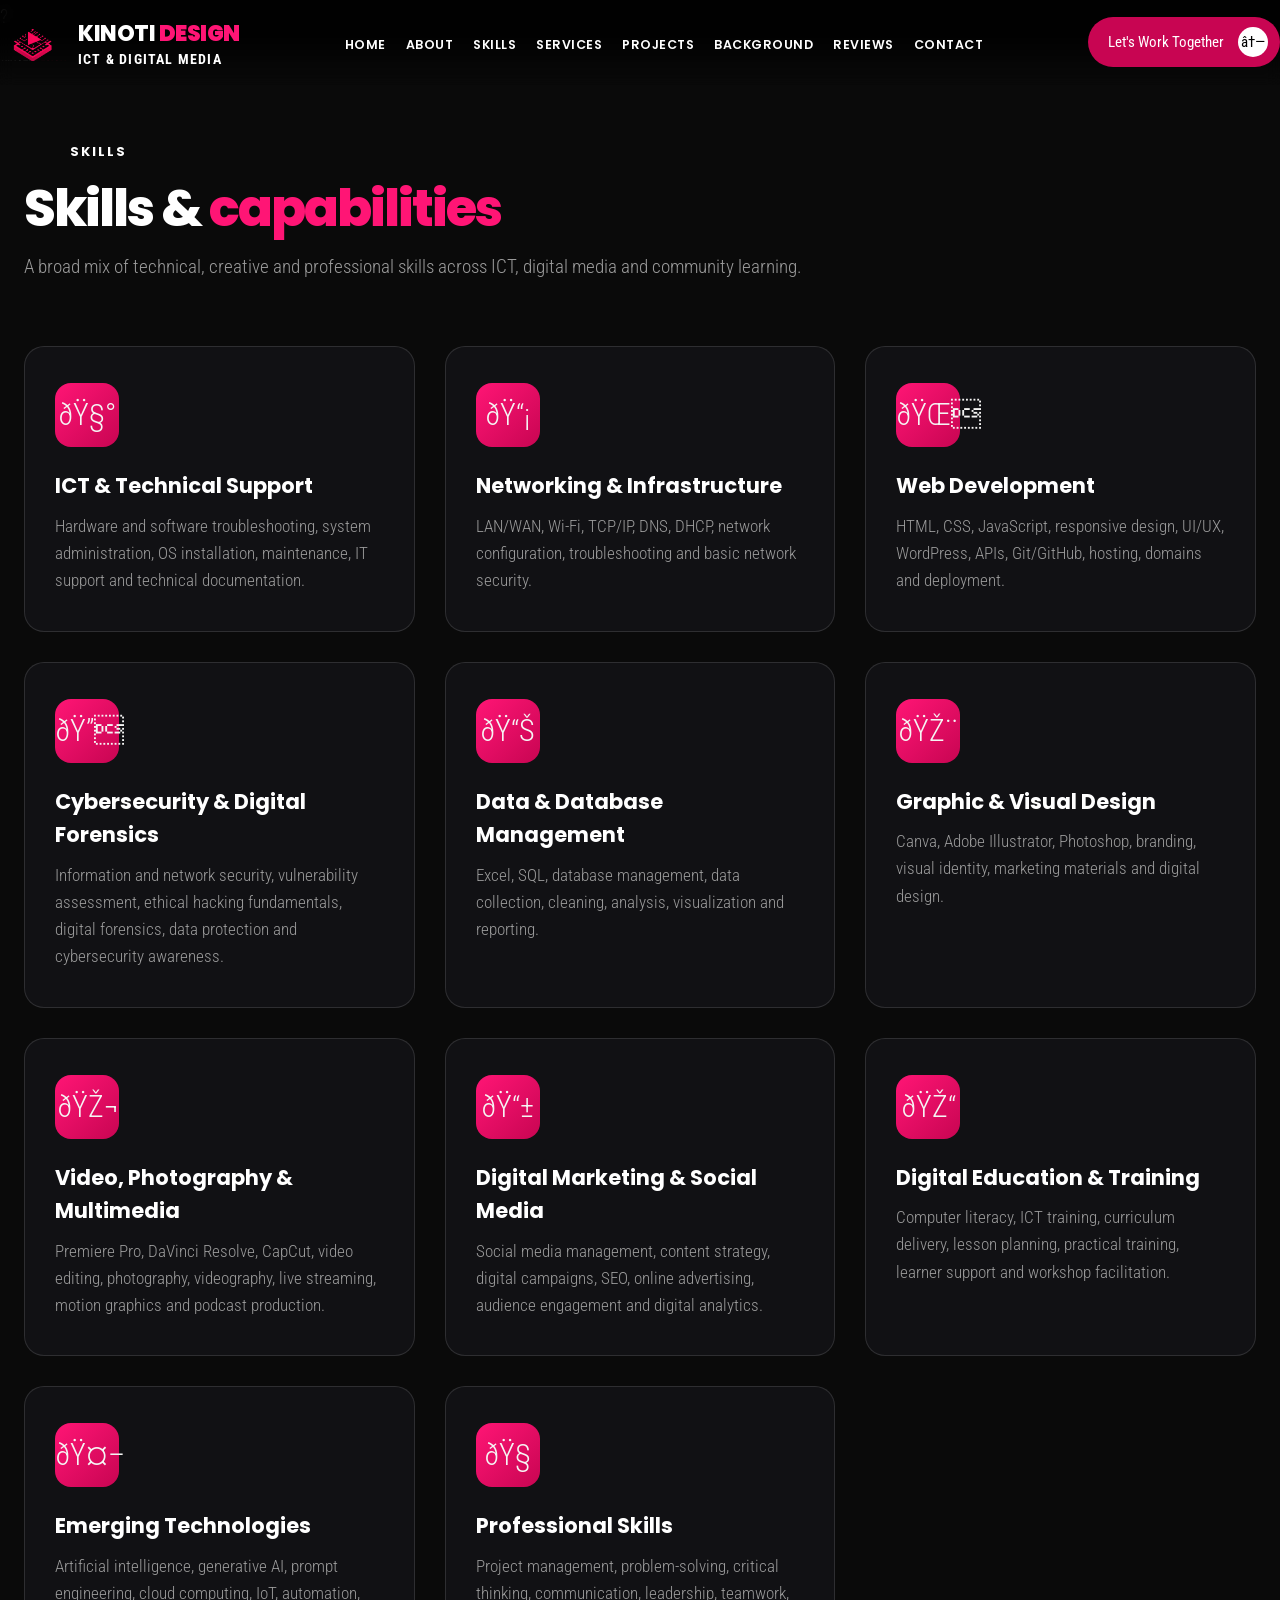
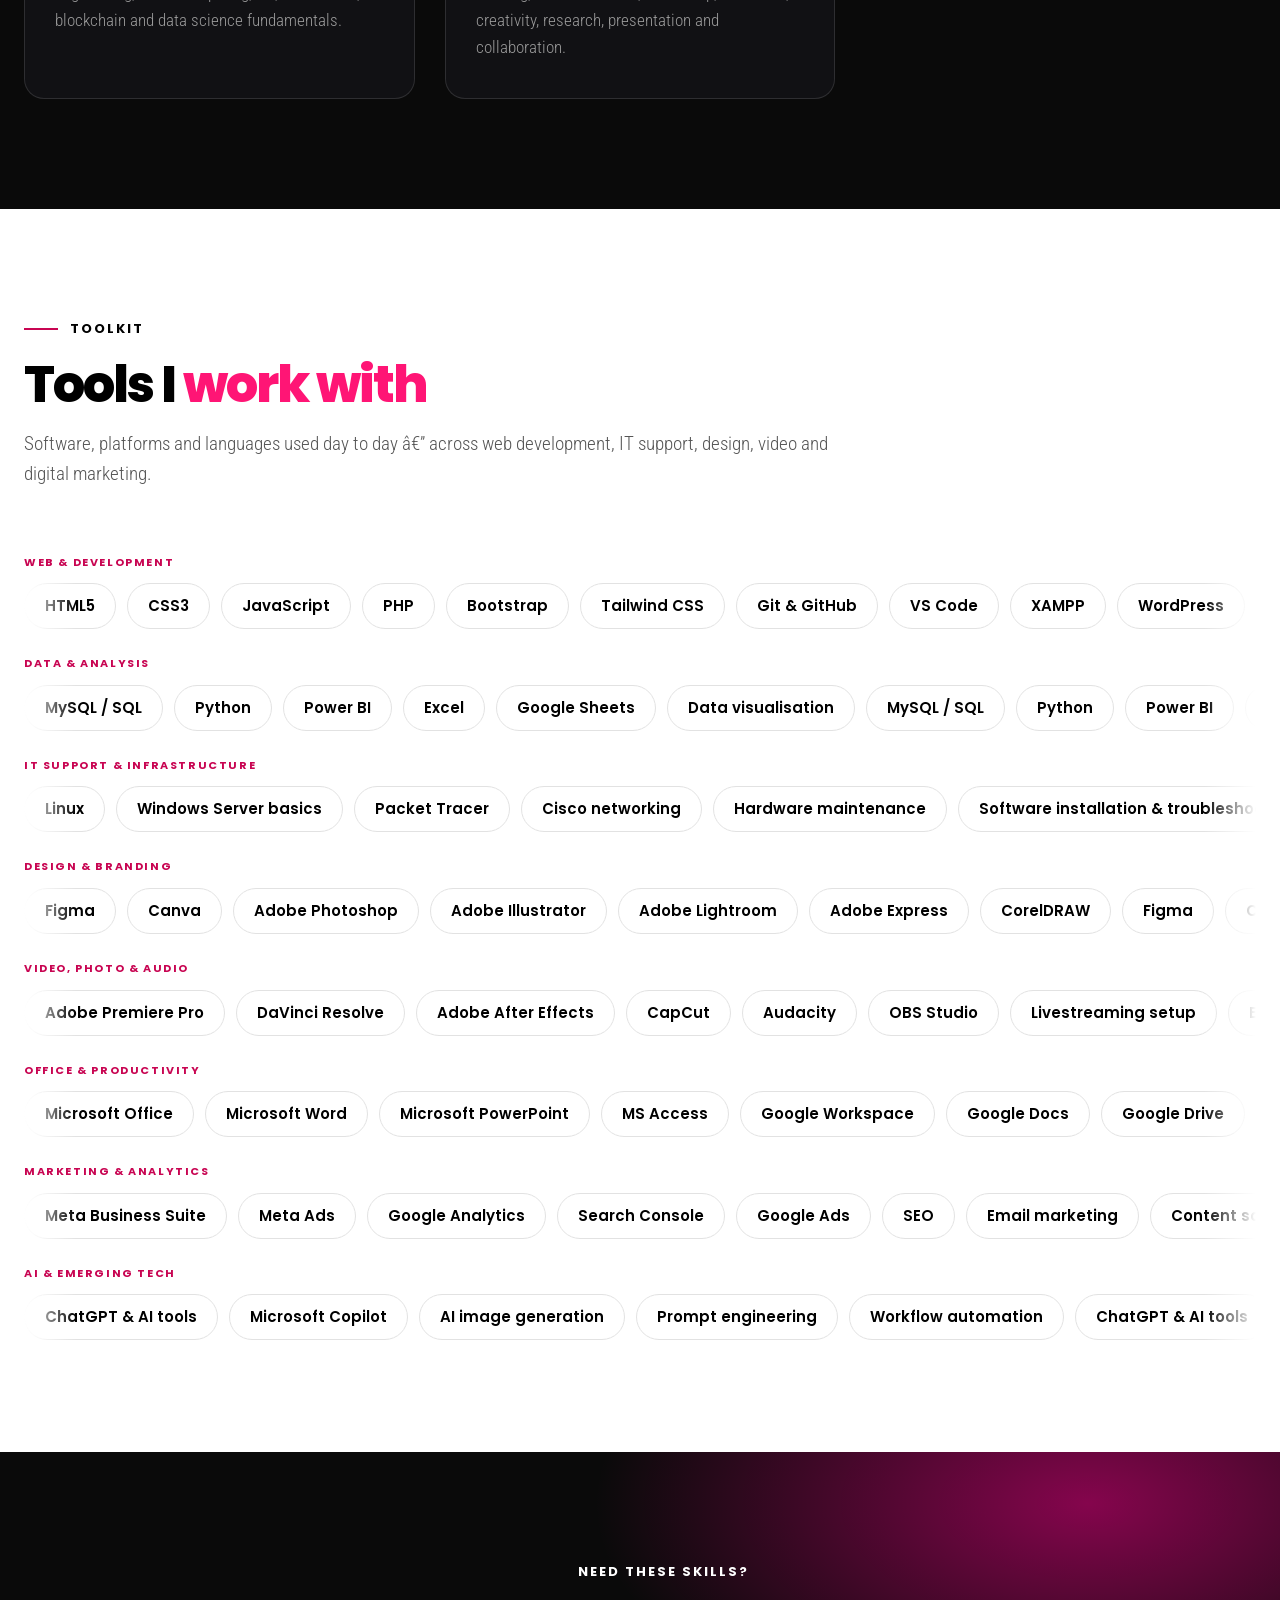
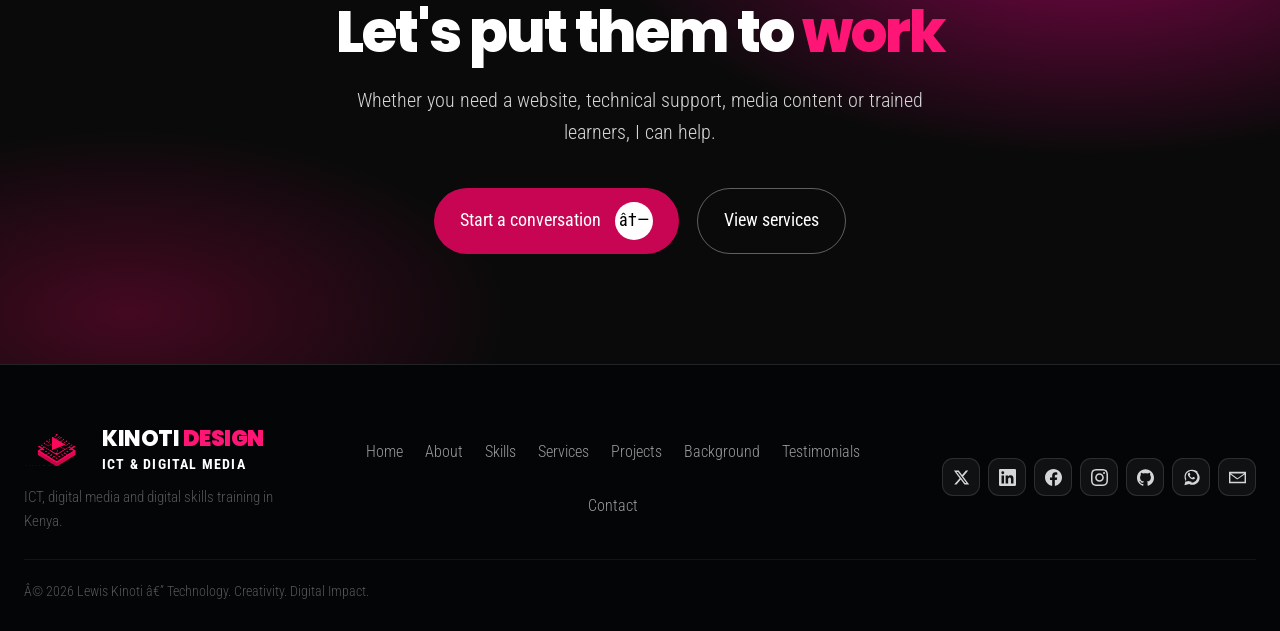
<file: skills.html>
﻿?<!DOCTYPE html>
<html lang="en">
<head>
<meta charset="UTF-8">
<meta name="viewport" content="width=device-width, initial-scale=1.0">
<title>Skills â€” Lewis Kinoti | ICT, Web, Security &amp; Design</title>
<meta name="description" content="Explore Lewis Kinoti's skills across ICT support, networking, web development, cybersecurity, data, design, multimedia, digital marketing, training and emerging technologies.">
<meta name="author" content="Lewis Kinoti">
<meta name="theme-color" content="#0A0A0A">
<link rel="canonical" href="https://kinoti.dev/skills.html">
<meta property="og:type" content="website">
<meta property="og:url" content="https://kinoti.dev/skills.html">
<meta property="og:site_name" content="Lewis Kinoti â€” ICT &amp; Digital Media">
<meta property="og:title" content="Skills â€” Lewis Kinoti">
<meta property="og:description" content="ICT support, networking, web development, cybersecurity, data, design, multimedia, digital marketing and training.">
<meta property="og:image" content="https://kinoti.dev/assets/kinoti-photo.png">
<meta name="twitter:card" content="summary_large_image">
<meta name="twitter:title" content="Skills â€” Lewis Kinoti">
<meta name="twitter:description" content="ICT support, networking, web development, cybersecurity, data, design, multimedia, digital marketing and training.">
<link rel="icon" href="assets/favicon.svg" type="image/svg+xml">
<link rel="apple-touch-icon" href="assets/favicon.svg">
<link rel="preconnect" href="https://fonts.googleapis.com">
<link rel="preconnect" href="https://fonts.gstatic.com" crossorigin>
<link href="https://fonts.googleapis.com/css2?family=Poppins:wght@300;400;600;700;800;900&family=Roboto+Condensed:wght@300;400;500&display=swap" rel="stylesheet">
<link rel="stylesheet" href="css/style.css">
<script>document.documentElement.classList.add('js')</script>
</head>
<body>

<a class="skip-link" href="#main">Skip to content</a>

<!-- ================= NAV ================= -->
<header id="header">
  <div class="container nav">
    <a class="logo" href="index.html">
      <span class="mark"><img src="assets/kinoti-design-logo.png" alt="Kinoti Design logo"></span>
      <span>KINOTI <b class="brand-design">DESIGN</b><small>ICT &amp; DIGITAL MEDIA</small></span>
    </a>
    <ul class="nav-links" id="navLinks">
      <li><a href="index.html#home">Home</a></li>
      <li><a href="index.html#about">About</a></li>
      <li><a href="index.html#skills" aria-current="page">Skills</a></li>
      <li><a href="index.html#services">Services</a></li>
      <li><a href="index.html#projects">Projects</a></li>
      <li><a href="index.html#experience">Background</a></li>
      <li><a href="index.html#testimonials">Reviews</a></li>
      <li><a href="index.html#contact">Contact</a></li>
    </ul>
    <a class="btn btn-sm" href="contact.html">Let's Work Together <span class="arrow">â†—</span></a>
    <button class="hamburger" id="burger" aria-label="Open menu" aria-expanded="false" aria-controls="navLinks">â˜°</button>
  </div>
</header>

<main id="main">

<!-- ================= SKILLS ================= -->
<section id="skills">
  <div class="container">
    <div class="sec-head reveal">
      <span class="eyebrow">Skills</span>
      <h2>Skills &amp; <span class="accent">capabilities</span></h2>
      <p class="sec-desc">A broad mix of technical, creative and professional skills across ICT, digital media and community learning.</p>
    </div>
    <div class="skills-grid">
      <div class="skill reveal"><div class="icon" aria-hidden="true">ðŸ§°</div><h3>ICT &amp; Technical Support</h3><p>Hardware and software troubleshooting, system administration, OS installation, maintenance, IT support and technical documentation.</p></div>
      <div class="skill reveal"><div class="icon" aria-hidden="true">ðŸ“¡</div><h3>Networking &amp; Infrastructure</h3><p>LAN/WAN, Wi-Fi, TCP/IP, DNS, DHCP, network configuration, troubleshooting and basic network security.</p></div>
      <div class="skill reveal"><div class="icon" aria-hidden="true">ðŸŒ</div><h3>Web Development</h3><p>HTML, CSS, JavaScript, responsive design, UI/UX, WordPress, APIs, Git/GitHub, hosting, domains and deployment.</p></div>
      <div class="skill reveal"><div class="icon" aria-hidden="true">ðŸ”</div><h3>Cybersecurity &amp; Digital Forensics</h3><p>Information and network security, vulnerability assessment, ethical hacking fundamentals, digital forensics, data protection and cybersecurity awareness.</p></div>
      <div class="skill reveal"><div class="icon" aria-hidden="true">ðŸ“Š</div><h3>Data &amp; Database Management</h3><p>Excel, SQL, database management, data collection, cleaning, analysis, visualization and reporting.</p></div>
      <div class="skill reveal"><div class="icon" aria-hidden="true">ðŸŽ¨</div><h3>Graphic &amp; Visual Design</h3><p>Canva, Adobe Illustrator, Photoshop, branding, visual identity, marketing materials and digital design.</p></div>
      <div class="skill reveal"><div class="icon" aria-hidden="true">ðŸŽ¬</div><h3>Video, Photography &amp; Multimedia</h3><p>Premiere Pro, DaVinci Resolve, CapCut, video editing, photography, videography, live streaming, motion graphics and podcast production.</p></div>
      <div class="skill reveal"><div class="icon" aria-hidden="true">ðŸ“±</div><h3>Digital Marketing &amp; Social Media</h3><p>Social media management, content strategy, digital campaigns, SEO, online advertising, audience engagement and digital analytics.</p></div>
      <div class="skill reveal"><div class="icon" aria-hidden="true">ðŸŽ“</div><h3>Digital Education &amp; Training</h3><p>Computer literacy, ICT training, curriculum delivery, lesson planning, practical training, learner support and workshop facilitation.</p></div>
      <div class="skill reveal"><div class="icon" aria-hidden="true">ðŸ¤–</div><h3>Emerging Technologies</h3><p>Artificial intelligence, generative AI, prompt engineering, cloud computing, IoT, automation, blockchain and data science fundamentals.</p></div>
      <div class="skill reveal"><div class="icon" aria-hidden="true">ðŸ§­</div><h3>Professional Skills</h3><p>Project management, problem-solving, critical thinking, communication, leadership, teamwork, creativity, research, presentation and collaboration.</p></div>
    </div>
  </div>
</section>

<!-- ================= TOOLKIT ================= -->
<section class="light" id="toolkit">
  <div class="container">
    <div class="sec-head reveal">
      <span class="eyebrow">Toolkit</span>
      <h2>Tools I <span class="accent">work with</span></h2>
      <p class="sec-desc" style="color:#555">Software, platforms and languages used day to day â€” across web development, IT support, design, video and digital marketing.</p>
    </div>
    <div class="tool-groups reveal">
      <div class="tool-group">
        <h3 class="tool-group-title">Web &amp; Development</h3>
        <div class="tool-viewport"><ul class="tool-track">
          <li>HTML5</li><li>CSS3</li><li>JavaScript</li><li>PHP</li>
          <li>Bootstrap</li><li>Tailwind CSS</li><li>Git &amp; GitHub</li>
          <li>VS Code</li><li>XAMPP</li><li>WordPress</li>
          <li>Elementor</li><li>WooCommerce</li><li>REST APIs</li>
          <li>Responsive web design</li><li>cPanel &amp; hosting</li><li>Domain &amp; DNS setup</li>
        </ul></div>
      </div>

      <div class="tool-group">
        <h3 class="tool-group-title">Data &amp; Analysis</h3>
        <div class="tool-viewport"><ul class="tool-track">
          <li>MySQL / SQL</li><li>Python</li><li>Power BI</li>
          <li>Excel</li><li>Google Sheets</li><li>Data visualisation</li>
        </ul></div>
      </div>

      <div class="tool-group">
        <h3 class="tool-group-title">IT Support &amp; Infrastructure</h3>
        <div class="tool-viewport"><ul class="tool-track">
          <li>Linux</li><li>Windows Server basics</li><li>Packet Tracer</li>
          <li>Cisco networking</li><li>Hardware maintenance</li><li>Software installation &amp; troubleshooting</li>
          <li>Printer &amp; scanner setup</li><li>Antivirus &amp; malware removal</li><li>Backup &amp; data recovery</li>
          <li>Technical support</li>
        </ul></div>
      </div>

      <div class="tool-group">
        <h3 class="tool-group-title">Design &amp; Branding</h3>
        <div class="tool-viewport"><ul class="tool-track">
          <li>Figma</li><li>Canva</li><li>Adobe Photoshop</li>
          <li>Adobe Illustrator</li><li>Adobe Lightroom</li><li>Adobe Express</li>
          <li>CorelDRAW</li>
        </ul></div>
      </div>

      <div class="tool-group">
        <h3 class="tool-group-title">Video, Photo &amp; Audio</h3>
        <div class="tool-viewport"><ul class="tool-track">
          <li>Adobe Premiere Pro</li><li>DaVinci Resolve</li><li>Adobe After Effects</li>
          <li>CapCut</li><li>Audacity</li><li>OBS Studio</li>
          <li>Livestreaming setup</li><li>Event video coverage</li><li>Photo editing</li>
        </ul></div>
      </div>

      <div class="tool-group">
        <h3 class="tool-group-title">Office &amp; Productivity</h3>
        <div class="tool-viewport"><ul class="tool-track">
          <li>Microsoft Office</li><li>Microsoft Word</li><li>Microsoft PowerPoint</li>
          <li>MS Access</li><li>Google Workspace</li><li>Google Docs</li>
          <li>Google Drive</li><li>Zoom</li><li>Microsoft Teams</li><li>Notion</li>
        </ul></div>
      </div>

      <div class="tool-group">
        <h3 class="tool-group-title">Marketing &amp; Analytics</h3>
        <div class="tool-viewport"><ul class="tool-track">
          <li>Meta Business Suite</li><li>Meta Ads</li><li>Google Analytics</li>
          <li>Search Console</li><li>Google Ads</li><li>SEO</li>
          <li>Email marketing</li><li>Content scheduling</li>
        </ul></div>
      </div>

      <div class="tool-group">
        <h3 class="tool-group-title">AI &amp; Emerging Tech</h3>
        <div class="tool-viewport"><ul class="tool-track">
          <li>ChatGPT &amp; AI tools</li><li>Microsoft Copilot</li><li>AI image generation</li>
          <li>Prompt engineering</li><li>Workflow automation</li>
        </ul></div>
      </div>
    </div>
  </div>
</section>

<!-- ================= CTA ================= -->
<section class="cta">
  <div class="container reveal">
    <span class="eyebrow" style="display:block">Need these skills?</span>
    <h2>Let's put them to <span class="accent">work</span></h2>
    <p>Whether you need a website, technical support, media content or trained learners, I can help.</p>
    <div class="contact-row">
      <a class="btn" href="contact.html">Start a conversation <span class="arrow">â†—</span></a>
      <a class="btn btn-ghost" href="services.html">View services</a>
    </div>
  </div>
</section>

</main>

<!-- ================= FOOTER ================= -->
<footer>
  <div class="container foot">
    <div class="foot-brand">
      <a class="logo" href="index.html"><span class="mark"><img src="assets/kinoti-design-logo.png" alt="Kinoti Design logo"></span><span>KINOTI <b class="brand-design">DESIGN</b><small>ICT &amp; DIGITAL MEDIA</small></span></a>
      <p class="foot-tagline">ICT, digital media and digital skills training in Kenya.</p>
    </div>
    <nav aria-label="Footer">
      <ul class="links">
        <li><a href="index.html">Home</a></li>
        <li><a href="about.html">About</a></li>
        <li><a href="skills.html">Skills</a></li>
        <li><a href="services.html">Services</a></li>
        <li><a href="projects.html">Projects</a></li>
        <li><a href="experience.html">Background</a></li>
        <li><a href="testimonials.html">Testimonials</a></li>
        <li><a href="contact.html">Contact</a></li>
      </ul>
    </nav>
    <ul class="socials">
      <li><a class="s-x" href="https://x.com/lewiskinoti_" target="_blank" rel="noopener noreferrer" aria-label="Lewis Kinoti on X"><svg viewBox="0 0 24 24" aria-hidden="true"><path d="M18.244 2.25h3.308l-7.227 8.26 8.502 11.24H16.17l-5.214-6.817L4.99 21.75H1.68l7.73-8.835L1.254 2.25H8.08l4.713 6.231zm-1.161 17.52h1.833L7.084 4.126H5.117z"/></svg></a></li>
      <li><a class="s-in" href="https://www.linkedin.com/in/lewis-kinoti-4725a6353" target="_blank" rel="noopener noreferrer" aria-label="Lewis Kinoti on LinkedIn"><svg viewBox="0 0 24 24" aria-hidden="true"><path d="M20.447 20.452h-3.554v-5.569c0-1.328-.027-3.037-1.852-3.037-1.853 0-2.136 1.445-2.136 2.939v5.667H9.351V9h3.414v1.561h.046c.477-.9 1.637-1.85 3.37-1.85 3.601 0 4.267 2.37 4.267 5.455v6.286zM5.337 7.433a2.062 2.062 0 01-2.063-2.065 2.064 2.064 0 112.063 2.065zm1.782 13.019H3.555V9h3.564v11.452zM22.225 0H1.771C.792 0 0 .774 0 1.729v20.542C0 23.227.792 24 1.771 24h20.451C23.2 24 24 23.227 24 22.271V1.729C24 .774 23.2 0 22.222 0h.003z"/></svg></a></li>
      <li><a class="s-fb" href="https://www.facebook.com/share/1C6ALv8ugv/" target="_blank" rel="noopener noreferrer" aria-label="Lewis Kinoti on Facebook"><svg viewBox="0 0 24 24" aria-hidden="true"><path d="M24 12.073c0-6.627-5.373-12-12-12s-12 5.373-12 12c0 5.99 4.388 10.954 10.125 11.854v-8.385H7.078v-3.47h3.047V9.43c0-3.007 1.792-4.669 4.533-4.669 1.312 0 2.686.235 2.686.235v2.953H15.83c-1.491 0-1.956.925-1.956 1.874v2.25h3.328l-.532 3.47h-2.796v8.385C19.612 23.027 24 18.062 24 12.073z"/></svg></a></li>
      <li><a class="s-ig" href="https://www.instagram.com/lewiskinoti_" target="_blank" rel="noopener noreferrer" aria-label="Lewis Kinoti on Instagram"><svg viewBox="0 0 24 24" aria-hidden="true"><path d="M12 2.163c3.204 0 3.584.012 4.85.07 3.252.148 4.771 1.691 4.919 4.919.058 1.265.069 1.645.069 4.849 0 3.205-.012 3.584-.069 4.849-.149 3.225-1.664 4.771-4.919 4.919-1.266.058-1.644.07-4.85.07-3.204 0-3.584-.012-4.849-.07-3.26-.149-4.771-1.699-4.919-4.92-.058-1.265-.07-1.644-.07-4.849 0-3.204.013-3.583.07-4.849.149-3.227 1.664-4.771 4.919-4.919 1.266-.057 1.645-.069 4.849-.069zm0-2.163c-3.259 0-3.667.014-4.947.072-4.358.2-6.78 2.618-6.98 6.98-.059 1.281-.073 1.689-.073 4.948 0 3.259.014 3.668.072 4.948.2 4.358 2.618 6.78 6.98 6.98 1.281.058 1.689.072 4.948.072 3.259 0 3.668-.014 4.948-.072 4.354-.2 6.782-2.618 6.979-6.98.059-1.28.073-1.689.073-4.948 0-3.259-.014-3.667-.072-4.947-.196-4.354-2.617-6.78-6.979-6.98-1.281-.059-1.69-.073-4.949-.073zm0 5.838c-3.403 0-6.162 2.759-6.162 6.162s2.759 6.163 6.162 6.163 6.162-2.759 6.162-6.163c0-3.403-2.759-6.162-6.162-6.162zm0 10.162c-2.209 0-4-1.79-4-4 0-2.209 1.791-4 4-4s4 1.791 4 4c0 2.21-1.791 4-4 4zm6.406-11.845a1.44 1.44 0 100 2.881 1.44 1.44 0 000-2.881z"/></svg></a></li>
      <li><a class="s-gh" href="https://github.com/lkinoti" target="_blank" rel="noopener noreferrer" aria-label="Lewis Kinoti on GitHub"><svg viewBox="0 0 24 24" aria-hidden="true"><path d="M12 .297c-6.63 0-12 5.373-12 12 0 5.303 3.438 9.8 8.205 11.385.6.113.82-.258.82-.577 0-.285-.01-1.04-.015-2.04-3.338.724-4.042-1.61-4.042-1.61C4.422 18.07 3.633 17.7 3.633 17.7c-1.087-.744.084-.729.084-.729 1.205.084 1.838 1.236 1.838 1.236 1.07 1.835 2.809 1.305 3.495.998.108-.776.417-1.305.76-1.605-2.665-.3-5.466-1.332-5.466-5.93 0-1.31.465-2.38 1.235-3.22-.135-.303-.54-1.523.105-3.176 0 0 1.005-.322 3.3 1.23.96-.267 1.98-.399 3-.405 1.02.006 2.04.138 3 .405 2.28-1.552 3.285-1.23 3.285-1.23.645 1.653.24 2.873.12 3.176.765.84 1.23 1.91 1.23 3.22 0 4.61-2.805 5.625-5.475 5.92.42.36.81 1.096.81 2.22 0 1.606-.015 2.896-.015 3.286 0 .315.21.69.825.57C20.565 22.092 24 17.592 24 12.297c0-6.627-5.373-12-12-12"/></svg></a></li>
      <li><a class="s-wa" href="https://wa.me/qr/ANU7IZ7V7F3RM1" target="_blank" rel="noopener noreferrer" aria-label="Chat with Lewis Kinoti on WhatsApp"><svg viewBox="0 0 24 24" aria-hidden="true"><path d="M20.52 3.48A11.8 11.8 0 0 0 12.1 1C6.6 1 2.13 5.47 2.13 10.97c0 1.93.5 3.8 1.47 5.45L2 23l6.75-1.78a10 10 0 0 0 4.8 1.18h.01c5.48 0 9.95-4.47 9.95-9.97 0-2.66-1.04-5.17-2.99-7.04ZM12.1 18.16h-.01a8.2 8.2 0 0 1-4.18-1.15l-.3-.18-4.01 1.06 1.07-3.9-.19-.32A8.17 8.17 0 0 1 3.83 11c0-4.54 3.7-8.24 8.27-8.24a8.2 8.2 0 0 1 8.23 8.24c0 4.55-3.7 8.25-8.23 8.25Zm4.5-6.15c-.25-.12-1.48-.73-1.71-.81-.23-.08-.4-.12-.57.12-.17.25-.66.81-.81 1-.15.17-.3.19-.56.06-.25-.12-1.06-.39-2.02-1.24-.75-.67-1.25-1.5-1.4-1.75-.15-.25-.02-.38.11-.5.11-.11.25-.3.37-.45.12-.15.17-.26.25-.43.08-.17.04-.32-.02-.45-.06-.12-.57-1.38-.78-1.88-.2-.5-.4-.43-.57-.43h-.49c-.17 0-.45.06-.68.32-.23.25-.88.85-.88 2.08s.9 2.41.99 2.58c.1.17 1.73 2.66 4.18 3.73.59.25 1.05.4 1.41.51.59.19 1.13.16 1.55.1.47-.07 1.48-.6 1.69-1.18.21-.58.21-1.08.15-1.18-.07-.1-.23-.17-.48-.29Z"/></svg></a></li>
      <li><a class="s-mail" href="mailto:lkinoti012@gmail.com" aria-label="Email Lewis Kinoti"><svg viewBox="0 0 24 24" aria-hidden="true"><path d="M0 4v16h24V4H0zm21.45 2.2L12 13.1 2.55 6.2h18.9zM2 7.9l9.06 6.46a1 1 0 001.18 0L22 7.9V18H2V7.9z"/></svg></a></li>
    </ul>
    <span class="copy">Â© <span id="year">2026</span> Lewis Kinoti â€” Technology. Creativity. Digital Impact.</span>
  </div>
</footer>

<button class="to-top" id="toTop" aria-label="Back to top" hidden>â†‘</button>

<script src="js/main.js" defer></script>
</body>
</html>
</file>
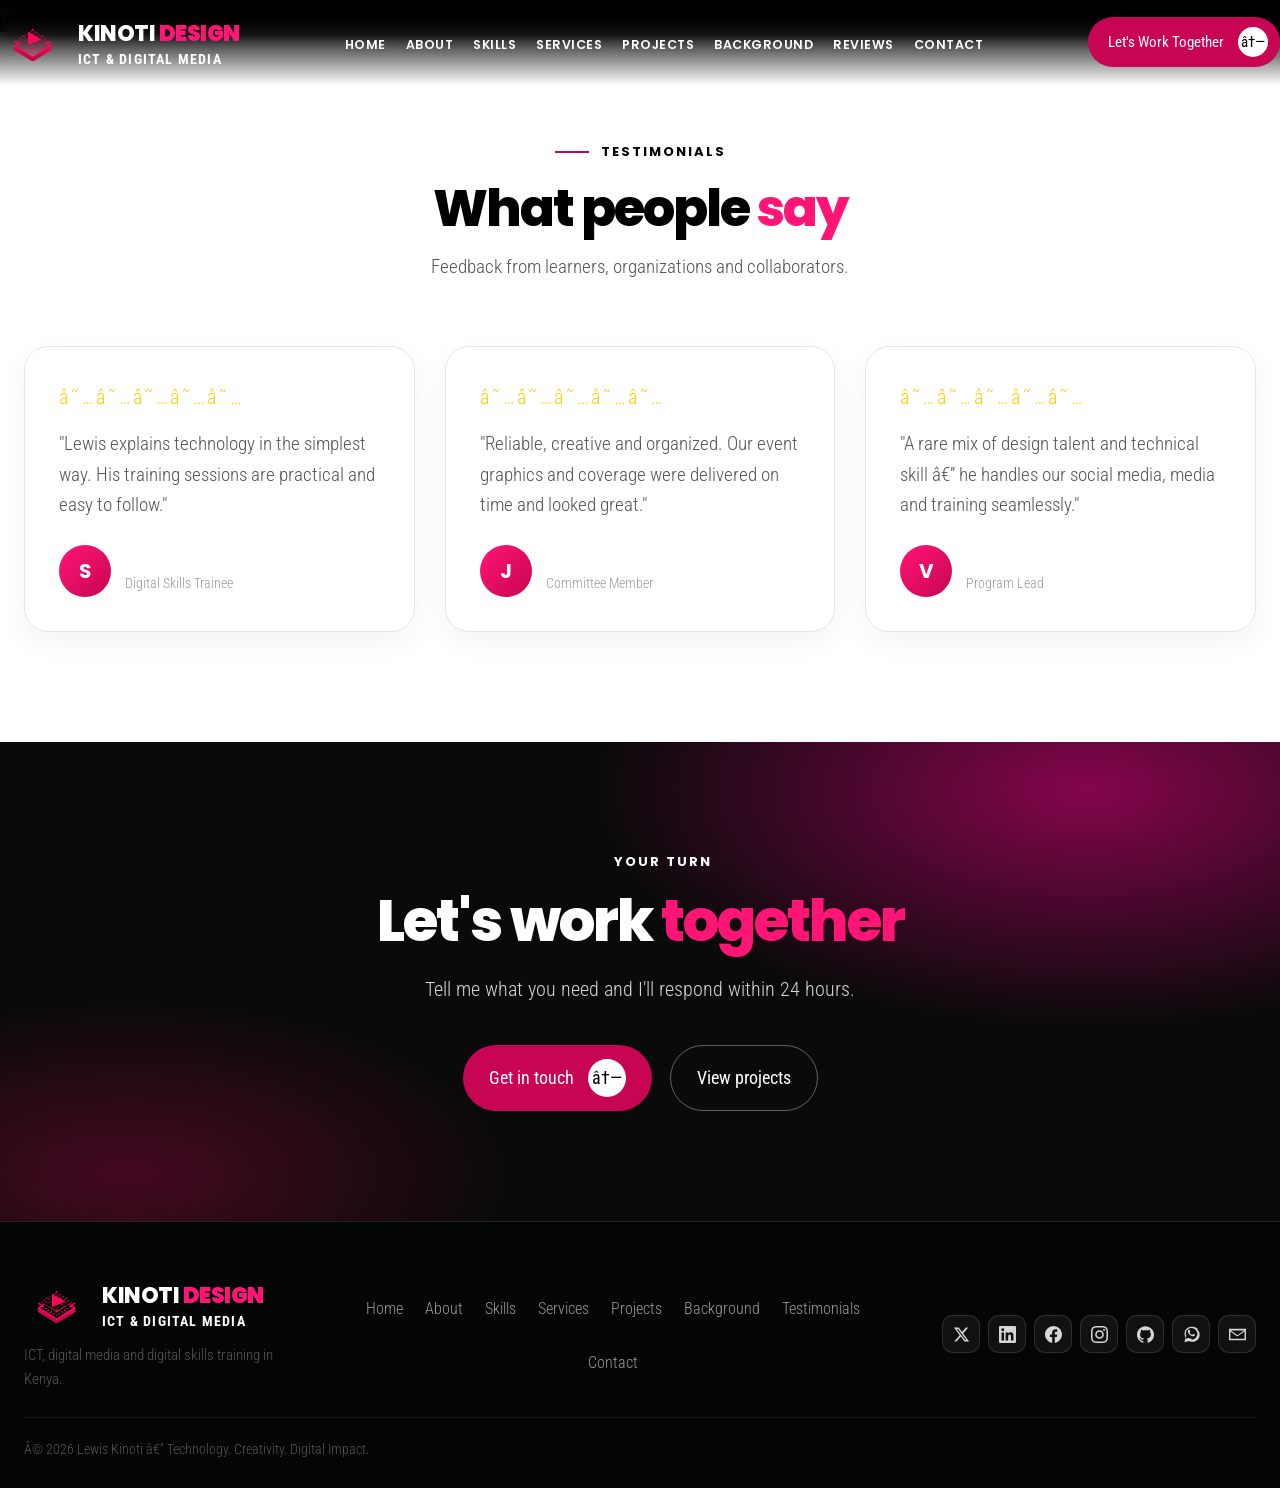
<file: testimonials.html>
﻿?<!DOCTYPE html>
<html lang="en">
<head>
<meta charset="UTF-8">
<meta name="viewport" content="width=device-width, initial-scale=1.0">
<title>Testimonials â€” Lewis Kinoti</title>
<meta name="description" content="What learners, organizations and collaborators say about working with Lewis Kinoti.">
<meta name="author" content="Lewis Kinoti">
<meta name="theme-color" content="#0A0A0A">
<link rel="canonical" href="https://kinoti.dev/testimonials.html">
<meta property="og:type" content="website">
<meta property="og:url" content="https://kinoti.dev/testimonials.html">
<meta property="og:site_name" content="Lewis Kinoti â€” ICT &amp; Digital Media">
<meta property="og:title" content="Testimonials â€” Lewis Kinoti">
<meta property="og:description" content="Feedback from learners, organizations and collaborators.">
<meta property="og:image" content="https://kinoti.dev/assets/kinoti-photo.png">
<meta name="twitter:card" content="summary_large_image">
<meta name="twitter:title" content="Testimonials â€” Lewis Kinoti">
<meta name="twitter:description" content="Feedback from learners, organizations and collaborators.">
<link rel="icon" href="assets/favicon.svg" type="image/svg+xml">
<link rel="apple-touch-icon" href="assets/favicon.svg">
<link rel="preconnect" href="https://fonts.googleapis.com">
<link rel="preconnect" href="https://fonts.gstatic.com" crossorigin>
<link href="https://fonts.googleapis.com/css2?family=Poppins:wght@300;400;600;700;800;900&family=Roboto+Condensed:wght@300;400;500&display=swap" rel="stylesheet">
<link rel="stylesheet" href="css/style.css">
<script>document.documentElement.classList.add('js')</script>
</head>
<body>

<a class="skip-link" href="#main">Skip to content</a>

<!-- ================= NAV ================= -->
<header id="header">
  <div class="container nav">
    <a class="logo" href="index.html">
      <span class="mark"><img src="assets/kinoti-design-logo.png" alt="Kinoti Design logo"></span>
      <span>KINOTI <b class="brand-design">DESIGN</b><small>ICT &amp; DIGITAL MEDIA</small></span>
    </a>
    <ul class="nav-links" id="navLinks">
      <li><a href="index.html#home">Home</a></li>
      <li><a href="index.html#about">About</a></li>
      <li><a href="index.html#skills">Skills</a></li>
      <li><a href="index.html#services">Services</a></li>
      <li><a href="index.html#projects">Projects</a></li>
      <li><a href="index.html#experience">Background</a></li>
      <li><a href="index.html#testimonials" aria-current="page">Reviews</a></li>
      <li><a href="index.html#contact">Contact</a></li>
    </ul>
    <a class="btn btn-sm" href="contact.html">Let's Work Together <span class="arrow">â†—</span></a>
    <button class="hamburger" id="burger" aria-label="Open menu" aria-expanded="false" aria-controls="navLinks">â˜°</button>
  </div>
</header>

<main id="main">

<!-- ================= TESTIMONIALS ================= -->
<section class="light" id="testimonials">
  <div class="container">
    <div class="sec-head center reveal">
      <span class="eyebrow">Testimonials</span>
      <h2>What people <span class="accent">say</span></h2>
      <p class="sec-desc" style="color:#555">Feedback from learners, organizations and collaborators.</p>
    </div>
    <div class="grid-3">
      <article class="quote-card light-card reveal">
        <div class="stars" aria-label="Rated 5 out of 5">â˜…â˜…â˜…â˜…â˜…</div>
        <p>"Lewis explains technology in the simplest way. His training sessions are practical and easy to follow."</p>
        <div class="who"><div class="avatar" aria-hidden="true">S</div><div><b>SCDH Learner</b><small>Digital Skills Trainee</small></div></div>
      </article>
      <article class="quote-card light-card reveal">
        <div class="stars" aria-label="Rated 5 out of 5">â˜…â˜…â˜…â˜…â˜…</div>
        <p>"Reliable, creative and organized. Our event graphics and coverage were delivered on time and looked great."</p>
        <div class="who"><div class="avatar" aria-hidden="true">J</div><div><b>JOOUST ISACA</b><small>Committee Member</small></div></div>
      </article>
      <article class="quote-card light-card reveal">
        <div class="stars" aria-label="Rated 5 out of 5">â˜…â˜…â˜…â˜…â˜…</div>
        <p>"A rare mix of design talent and technical skill â€” he handles our social media, media and training seamlessly."</p>
        <div class="who"><div class="avatar" aria-hidden="true">V</div><div><b>Vision Youth Connect</b><small>Program Lead</small></div></div>
      </article>
    </div>
  </div>
</section>

<!-- ================= CTA ================= -->
<section class="cta">
  <div class="container reveal">
    <span class="eyebrow" style="display:block">Your turn</span>
    <h2>Let's work <span class="accent">together</span></h2>
    <p>Tell me what you need and I'll respond within 24 hours.</p>
    <div class="contact-row">
      <a class="btn" href="contact.html">Get in touch <span class="arrow">â†—</span></a>
      <a class="btn btn-ghost" href="projects.html">View projects</a>
    </div>
  </div>
</section>

</main>

<!-- ================= FOOTER ================= -->
<footer>
  <div class="container foot">
    <div class="foot-brand">
      <a class="logo" href="index.html"><span class="mark"><img src="assets/kinoti-design-logo.png" alt="Kinoti Design logo"></span><span>KINOTI <b class="brand-design">DESIGN</b><small>ICT &amp; DIGITAL MEDIA</small></span></a>
      <p class="foot-tagline">ICT, digital media and digital skills training in Kenya.</p>
    </div>
    <nav aria-label="Footer">
      <ul class="links">
        <li><a href="index.html">Home</a></li>
        <li><a href="about.html">About</a></li>
        <li><a href="skills.html">Skills</a></li>
        <li><a href="services.html">Services</a></li>
        <li><a href="projects.html">Projects</a></li>
        <li><a href="experience.html">Background</a></li>
        <li><a href="testimonials.html">Testimonials</a></li>
        <li><a href="contact.html">Contact</a></li>
      </ul>
    </nav>
    <ul class="socials">
      <li><a class="s-x" href="https://x.com/lewiskinoti_" target="_blank" rel="noopener noreferrer" aria-label="Lewis Kinoti on X"><svg viewBox="0 0 24 24" aria-hidden="true"><path d="M18.244 2.25h3.308l-7.227 8.26 8.502 11.24H16.17l-5.214-6.817L4.99 21.75H1.68l7.73-8.835L1.254 2.25H8.08l4.713 6.231zm-1.161 17.52h1.833L7.084 4.126H5.117z"/></svg></a></li>
      <li><a class="s-in" href="https://www.linkedin.com/in/lewis-kinoti-4725a6353" target="_blank" rel="noopener noreferrer" aria-label="Lewis Kinoti on LinkedIn"><svg viewBox="0 0 24 24" aria-hidden="true"><path d="M20.447 20.452h-3.554v-5.569c0-1.328-.027-3.037-1.852-3.037-1.853 0-2.136 1.445-2.136 2.939v5.667H9.351V9h3.414v1.561h.046c.477-.9 1.637-1.85 3.37-1.85 3.601 0 4.267 2.37 4.267 5.455v6.286zM5.337 7.433a2.062 2.062 0 01-2.063-2.065 2.064 2.064 0 112.063 2.065zm1.782 13.019H3.555V9h3.564v11.452zM22.225 0H1.771C.792 0 0 .774 0 1.729v20.542C0 23.227.792 24 1.771 24h20.451C23.2 24 24 23.227 24 22.271V1.729C24 .774 23.2 0 22.222 0h.003z"/></svg></a></li>
      <li><a class="s-fb" href="https://www.facebook.com/share/1C6ALv8ugv/" target="_blank" rel="noopener noreferrer" aria-label="Lewis Kinoti on Facebook"><svg viewBox="0 0 24 24" aria-hidden="true"><path d="M24 12.073c0-6.627-5.373-12-12-12s-12 5.373-12 12c0 5.99 4.388 10.954 10.125 11.854v-8.385H7.078v-3.47h3.047V9.43c0-3.007 1.792-4.669 4.533-4.669 1.312 0 2.686.235 2.686.235v2.953H15.83c-1.491 0-1.956.925-1.956 1.874v2.25h3.328l-.532 3.47h-2.796v8.385C19.612 23.027 24 18.062 24 12.073z"/></svg></a></li>
      <li><a class="s-ig" href="https://www.instagram.com/lewiskinoti_" target="_blank" rel="noopener noreferrer" aria-label="Lewis Kinoti on Instagram"><svg viewBox="0 0 24 24" aria-hidden="true"><path d="M12 2.163c3.204 0 3.584.012 4.85.07 3.252.148 4.771 1.691 4.919 4.919.058 1.265.069 1.645.069 4.849 0 3.205-.012 3.584-.069 4.849-.149 3.225-1.664 4.771-4.919 4.919-1.266.058-1.644.07-4.85.07-3.204 0-3.584-.012-4.849-.07-3.26-.149-4.771-1.699-4.919-4.92-.058-1.265-.07-1.644-.07-4.849 0-3.204.013-3.583.07-4.849.149-3.227 1.664-4.771 4.919-4.919 1.266-.057 1.645-.069 4.849-.069zm0-2.163c-3.259 0-3.667.014-4.947.072-4.358.2-6.78 2.618-6.98 6.98-.059 1.281-.073 1.689-.073 4.948 0 3.259.014 3.668.072 4.948.2 4.358 2.618 6.78 6.98 6.98 1.281.058 1.689.072 4.948.072 3.259 0 3.668-.014 4.948-.072 4.354-.2 6.782-2.618 6.979-6.98.059-1.28.073-1.689.073-4.948 0-3.259-.014-3.667-.072-4.947-.196-4.354-2.617-6.78-6.979-6.98-1.281-.059-1.69-.073-4.949-.073zm0 5.838c-3.403 0-6.162 2.759-6.162 6.162s2.759 6.163 6.162 6.163 6.162-2.759 6.162-6.163c0-3.403-2.759-6.162-6.162-6.162zm0 10.162c-2.209 0-4-1.79-4-4 0-2.209 1.791-4 4-4s4 1.791 4 4c0 2.21-1.791 4-4 4zm6.406-11.845a1.44 1.44 0 100 2.881 1.44 1.44 0 000-2.881z"/></svg></a></li>
      <li><a class="s-gh" href="https://github.com/lkinoti" target="_blank" rel="noopener noreferrer" aria-label="Lewis Kinoti on GitHub"><svg viewBox="0 0 24 24" aria-hidden="true"><path d="M12 .297c-6.63 0-12 5.373-12 12 0 5.303 3.438 9.8 8.205 11.385.6.113.82-.258.82-.577 0-.285-.01-1.04-.015-2.04-3.338.724-4.042-1.61-4.042-1.61C4.422 18.07 3.633 17.7 3.633 17.7c-1.087-.744.084-.729.084-.729 1.205.084 1.838 1.236 1.838 1.236 1.07 1.835 2.809 1.305 3.495.998.108-.776.417-1.305.76-1.605-2.665-.3-5.466-1.332-5.466-5.93 0-1.31.465-2.38 1.235-3.22-.135-.303-.54-1.523.105-3.176 0 0 1.005-.322 3.3 1.23.96-.267 1.98-.399 3-.405 1.02.006 2.04.138 3 .405 2.28-1.552 3.285-1.23 3.285-1.23.645 1.653.24 2.873.12 3.176.765.84 1.23 1.91 1.23 3.22 0 4.61-2.805 5.625-5.475 5.92.42.36.81 1.096.81 2.22 0 1.606-.015 2.896-.015 3.286 0 .315.21.69.825.57C20.565 22.092 24 17.592 24 12.297c0-6.627-5.373-12-12-12"/></svg></a></li>
      <li><a class="s-wa" href="https://wa.me/qr/ANU7IZ7V7F3RM1" target="_blank" rel="noopener noreferrer" aria-label="Chat with Lewis Kinoti on WhatsApp"><svg viewBox="0 0 24 24" aria-hidden="true"><path d="M20.52 3.48A11.8 11.8 0 0 0 12.1 1C6.6 1 2.13 5.47 2.13 10.97c0 1.93.5 3.8 1.47 5.45L2 23l6.75-1.78a10 10 0 0 0 4.8 1.18h.01c5.48 0 9.95-4.47 9.95-9.97 0-2.66-1.04-5.17-2.99-7.04ZM12.1 18.16h-.01a8.2 8.2 0 0 1-4.18-1.15l-.3-.18-4.01 1.06 1.07-3.9-.19-.32A8.17 8.17 0 0 1 3.83 11c0-4.54 3.7-8.24 8.27-8.24a8.2 8.2 0 0 1 8.23 8.24c0 4.55-3.7 8.25-8.23 8.25Zm4.5-6.15c-.25-.12-1.48-.73-1.71-.81-.23-.08-.4-.12-.57.12-.17.25-.66.81-.81 1-.15.17-.3.19-.56.06-.25-.12-1.06-.39-2.02-1.24-.75-.67-1.25-1.5-1.4-1.75-.15-.25-.02-.38.11-.5.11-.11.25-.3.37-.45.12-.15.17-.26.25-.43.08-.17.04-.32-.02-.45-.06-.12-.57-1.38-.78-1.88-.2-.5-.4-.43-.57-.43h-.49c-.17 0-.45.06-.68.32-.23.25-.88.85-.88 2.08s.9 2.41.99 2.58c.1.17 1.73 2.66 4.18 3.73.59.25 1.05.4 1.41.51.59.19 1.13.16 1.55.1.47-.07 1.48-.6 1.69-1.18.21-.58.21-1.08.15-1.18-.07-.1-.23-.17-.48-.29Z"/></svg></a></li>
      <li><a class="s-mail" href="mailto:lkinoti012@gmail.com" aria-label="Email Lewis Kinoti"><svg viewBox="0 0 24 24" aria-hidden="true"><path d="M0 4v16h24V4H0zm21.45 2.2L12 13.1 2.55 6.2h18.9zM2 7.9l9.06 6.46a1 1 0 001.18 0L22 7.9V18H2V7.9z"/></svg></a></li>
    </ul>
    <span class="copy">Â© <span id="year">2026</span> Lewis Kinoti â€” Technology. Creativity. Digital Impact.</span>
  </div>
</footer>

<button class="to-top" id="toTop" aria-label="Back to top" hidden>â†‘</button>

<script src="js/main.js" defer></script>
</body>
</html>
</file>
<file: css/style.css>
/* ============================================================
   LEWIS KINOTI — PORTFOLIO
   Style inspired by moritzdunkel.de (dark + magenta radial glow)
   ============================================================ */
:root{
  --pink:#C80552;
  --pink-bright:#FF1575;
  --magenta:#C80552;
  --magenta-soft:#ff9fc2;
  --yellow:#FFD400;
  --black:#0A0A0A;
  --dark:#111114;
  --white:#FFFFFF;
  --grey:#F5F5F4;
  --muted:#9a9a9a;
  --divider:rgba(255,255,255,.12);
  --pill:100px;
}
*{margin:0;padding:0;box-sizing:border-box}
html{scroll-behavior:smooth;overflow-y:auto}
body{
  font-family:"Roboto Condensed",sans-serif;font-weight:300;
  background:var(--black);color:var(--grey);
  font-size:20px;line-height:1.6;
  overflow-x:clip;overflow-y:visible;min-height:100vh;
}
h1,h2,h3{font-family:"Poppins",sans-serif}
img{max-width:100%;display:block}
a{text-decoration:none;color:inherit}
.container{max-width:1300px;margin:0 auto;padding:0 24px}
section{padding:110px 0}

/* ---------- SCROLL OFFSETS / PROGRESS / CUE ---------- */
section[id],#home{scroll-margin-top:86px}
.scroll-progress{
  position:fixed;top:0;left:0;z-index:150;height:3px;width:0;
  background:linear-gradient(90deg,var(--blue),var(--pink-bright));
  transition:width .1s linear;
}
.scroll-cue{
  display:inline-flex;align-items:center;gap:14px;margin-top:34px;
  color:#cfcfcf;font-family:"Poppins";font-weight:600;font-size:12px;
  letter-spacing:2.5px;text-transform:uppercase;transition:color .25s;
}
.scroll-cue:hover{color:#fff}
.scroll-cue svg{width:20px;height:34px;fill:none;stroke:#cfcfcf;stroke-width:2;overflow:visible}
.scroll-cue circle{fill:var(--pink-bright);stroke:none;animation:cue 1.8s ease-in-out infinite}
@keyframes cue{0%,100%{transform:translateY(0);opacity:1}50%{transform:translateY(14px);opacity:.25}}

/* ---------- NAV ---------- */
header{
  position:fixed;top:0;left:0;right:0;z-index:100;
  background:linear-gradient(180deg,rgba(0,0,0,.88) 40%,transparent);
  backdrop-filter:blur(8px);transition:background .3s;
}
header.scrolled{background:rgba(6,6,8,.96)}
.nav{display:flex;align-items:center;justify-content:space-between;padding:16px 0;gap:16px}
.logo{font-family:"Poppins";font-weight:800;font-size:22px;letter-spacing:-.5px;color:#fff;display:flex;align-items:center;gap:10px;flex:0 0 auto}
.logo .mark{
  width:68px;height:38px;flex:0 0 68px;display:block;overflow:hidden;
  border-radius:0;background:transparent;
}
.logo .mark img{width:68px;height:68px;max-width:none;object-fit:contain;object-position:center top}
.logo .brand-design{color:var(--pink-bright);font-weight:900}
.logo small{display:block;font-family:"Roboto Condensed";font-weight:700;font-size:14px;line-height:1.25;letter-spacing:1.2px;color:var(--blue-soft);text-transform:uppercase}
.nav-links{display:flex;gap:20px;list-style:none}
.nav-links a{
  font-family:"Poppins";font-weight:600;font-size:12.5px;text-transform:uppercase;
  letter-spacing:.5px;color:#fff;position:relative;padding:6px 0;white-space:nowrap;
}
.nav-links a::after{content:"";position:absolute;left:0;bottom:0;height:2px;width:0;background:linear-gradient(90deg,var(--blue),var(--pink));transition:width .3s}
.nav-links a:hover::after{width:100%}
.nav-links a[aria-current="page"]{color:#fff}
.nav-links a[aria-current="page"]::after{width:100%;background:linear-gradient(90deg,var(--blue-soft),var(--pink-bright))}
.btn{
  display:inline-flex;align-items:center;gap:14px;
  font-family:"Roboto Condensed";font-size:18px;font-weight:400;
  background:var(--pink);color:#fff;border:none;cursor:pointer;
  padding:14px 26px;border-radius:var(--pill);transition:background .3s,transform .3s;white-space:nowrap;
}
.btn:hover{background:var(--pink-bright);transform:translateY(-2px)}
.btn .arrow{width:38px;height:38px;border-radius:50%;background:#fff;color:#000;display:grid;place-items:center;font-size:18px;flex:0 0 auto;transition:transform .3s}
.btn:hover .arrow{transform:rotate(45deg)}
.btn-sm{padding:10px 12px 10px 20px;font-size:15px}
.btn-sm .arrow{width:30px;height:30px;font-size:15px}
.btn-ghost{background:transparent;border:1px solid rgba(255,255,255,.35)}
.btn-ghost:hover{background:rgba(255,255,255,.08)}
.hamburger{display:none;background:none;border:none;color:#fff;font-size:28px;cursor:pointer}

/* ---------- HERO ---------- */
.hero{
  min-height:100vh;display:flex;align-items:center;position:relative;
  background:
    radial-gradient(ellipse 80% 70% at 78% 30%, rgba(74,163,255,.38) 0%, rgba(200,5,82,.32) 30%, transparent 65%),
    radial-gradient(ellipse 60% 50% at 12% 88%, rgba(255,21,117,.18) 0%, transparent 60%),
    var(--black);
  overflow:hidden;
}
.hero-inner{display:grid;grid-template-columns:1.15fr .85fr;gap:40px;align-items:center;padding-top:120px;padding-bottom:80px;width:100%}
.eyebrow{
  font-family:"Poppins";font-weight:700;font-size:13px;text-transform:uppercase;
  letter-spacing:2px;color:#fff;display:inline-block;margin-bottom:18px;
}
.eyebrow::before{content:"";display:inline-block;width:34px;height:2px;background:linear-gradient(90deg,var(--blue),var(--pink-bright));margin-right:12px;vertical-align:middle}
.hero h1{font-size:clamp(52px,7vw,92px);font-weight:800;line-height:1;letter-spacing:-4px;color:#fff;margin-bottom:6px}
.hero h1 .accent{color:var(--blue-soft)}
.hero .sub{font-family:"Poppins";font-size:clamp(20px,2.2vw,34px);font-weight:700;letter-spacing:-1px;color:#fff;margin-bottom:24px}
.hero p.lead{max-width:540px;font-size:18px;color:#d8d8d8;margin-bottom:34px}
.hero p.lead strong{color:#fff;font-weight:500}
.hero-ctas{display:flex;gap:16px;flex-wrap:wrap;margin-bottom:36px}
.trust{display:flex;gap:22px;flex-wrap:wrap;color:#cfcfcf;font-size:15px}
.badge-item{display:flex;align-items:center;gap:8px;font-family:"Poppins";font-weight:600;font-size:14px;color:#fff}
.badge-item .dot{width:10px;height:10px;border-radius:50%;background:var(--blue-soft)}

.hero-photo{
  position:relative;isolation:isolate;display:flex;justify-content:center;align-items:flex-end;
  min-height:590px;padding:0 12px 0 0;
}
.hero-photo::before{
  content:"";position:absolute;z-index:-1;width:72%;aspect-ratio:1;border-radius:50%;
  right:7%;top:12%;background:rgba(255,21,117,.18);filter:blur(70px);
}
.photo-frame{
  position:absolute;right:3%;bottom:0;width:76%;height:76%;border-radius:30px;overflow:hidden;
  background:
    radial-gradient(ellipse at 75% 18%,rgba(74,163,255,.20),transparent 48%),
    radial-gradient(ellipse at 18% 95%,rgba(200,5,82,.20),transparent 48%),
    linear-gradient(145deg,rgba(39,42,50,.96),rgba(14,15,19,.98));
  border:1px solid rgba(255,255,255,.16);
  box-shadow:0 28px 80px rgba(0,0,0,.38),inset 0 1px rgba(255,255,255,.08);
  z-index:0;
}
.photo-frame::before{content:"";position:absolute;top:22px;right:22px;width:48px;height:48px;border-top:2px solid var(--blue-soft);border-right:2px solid var(--blue-soft);opacity:.9}
.photo-img{
  position:absolute;z-index:1;left:59%;bottom:28px;height:calc(100% - 28px);width:auto;max-width:100%;
  object-fit:contain;object-position:center bottom;transform:translateX(-50%) scaleX(-1);
  filter:drop-shadow(0 18px 24px rgba(0,0,0,.28));
}
.photo-label{
  position:absolute;z-index:2;left:21%;right:3%;bottom:6px;text-align:center;
  color:rgba(255,255,255,.86);font-family:"Poppins";font-size:9px;font-style:normal;
  font-weight:600;letter-spacing:1.7px;text-shadow:0 1px 8px rgba(0,0,0,.9);white-space:nowrap;
}
.photo-label i{display:inline-block;width:4px;height:4px;margin:0 8px 2px;border-radius:50%;background:var(--blue-soft)}
.orbit{position:absolute;top:88px;right:32px;width:90px;height:90px;z-index:2;animation:spin 14s linear infinite}
.orbit text{fill:var(--yellow);font-family:"Poppins";font-weight:700;font-size:12.5px;letter-spacing:2.5px;text-transform:uppercase}
@keyframes spin{to{transform:rotate(360deg)}}

/* ---------- TICKER ---------- */
.ticker{background:#fff;overflow:hidden;padding:18px 0}
.ticker-track{display:flex;gap:60px;width:max-content;animation:marquee 60s linear infinite}
.ticker span{font-family:"Poppins";font-weight:700;font-size:20px;color:#000;display:flex;align-items:center;gap:60px;white-space:nowrap}
.ticker span::after{content:"✦";color:var(--pink);font-size:16px}
@keyframes marquee{to{transform:translateX(-50%)}}

/* ---------- SECTION HEADS ---------- */
.sec-head{max-width:820px;margin-bottom:64px}
.sec-head.center{margin-left:auto;margin-right:auto;text-align:center}
h2{font-size:clamp(34px,4vw,52px);font-weight:800;letter-spacing:-2px;line-height:1.08;color:#fff}
h2 .accent{color:var(--pink-bright)}
.sec-desc{margin-top:16px;color:var(--muted);font-size:19px}

/* ---------- LIGHT SECTIONS ---------- */
.light{background:#fff;color:#000}
.light h2,.light .eyebrow{color:#000}
.light .eyebrow::before{background:var(--pink)}
.light .sec-desc{color:#555}

/* ---------- ABOUT ---------- */
.about-grid{display:grid;grid-template-columns:1fr 1fr;gap:70px;align-items:start}
.big-quote{font-family:"Roboto Condensed";font-style:italic;font-weight:300;font-size:30px;line-height:1.35;color:#000;margin:26px 0}
.process{display:flex;flex-wrap:wrap;gap:10px;align-items:center;margin:26px 0;font-family:"Poppins";font-weight:700;font-size:15px;color:#000}
.process em{color:var(--pink);font-style:normal}
.check-list{list-style:none}
.check-list li{display:flex;gap:14px;align-items:flex-start;margin-bottom:14px;color:#333;font-size:18px}
.check-list li::before{content:"✓";color:var(--pink);font-weight:700;flex:0 0 auto}
.profile-principles{padding:70px 0;background:#101114}
.principles-grid{display:grid;grid-template-columns:repeat(3,1fr);gap:34px}
.principle{border-top:2px solid var(--blue);padding-top:22px}
.principle .eyebrow{margin-bottom:14px;color:var(--blue-soft)}
.principle h3{font-size:20px;line-height:1.5;color:#fff}
.principle h3 span{color:var(--blue-soft)}
.principle p{font-size:17px;color:#c9c9c9}

/* ---------- STATS ---------- */
.stats-strip{padding:80px 0;background:var(--black)}
.stats{display:grid;grid-template-columns:repeat(3,1fr);gap:30px;text-align:center}
.stat .num{font-family:"Poppins";font-weight:800;font-size:70px;letter-spacing:-2px;color:#fff}
.stat .num b{color:var(--pink-bright);font-weight:800}
.stat .lbl{color:var(--muted);font-size:17px;text-transform:uppercase;letter-spacing:1px}

/* ---------- SKILLS ---------- */
.skills-grid{display:grid;grid-template-columns:repeat(3,1fr);gap:30px}
.skill{
  background:var(--dark);border:1px solid var(--divider);border-radius:20px;
  padding:36px 30px;transition:transform .3s,border-color .3s;
}
.skill:hover{transform:translateY(-6px);border-color:var(--pink)}
.skill .icon{
  width:64px;height:64px;border-radius:16px;display:grid;place-items:center;
  background:linear-gradient(135deg,var(--pink-bright),var(--pink));
  font-size:30px;margin-bottom:22px;
}
.skill h3{font-size:21px;font-weight:700;color:#fff;margin-bottom:10px}
.skill p{font-size:17px;color:var(--muted)}

/* ---------- SERVICES PILLARS ---------- */
.grid-4{display:grid;grid-template-columns:repeat(4,1fr);gap:26px}
.pillars{border:1px solid #e6e6e6;border-radius:20px;padding:34px 26px;transition:transform .3s,border-color .3s,box-shadow .3s;background:#fff}
.pillars:hover{transform:translateY(-6px);border-color:var(--pink);box-shadow:0 20px 40px rgba(200,5,82,.12)}
.pillars .num{font-family:"Poppins";font-weight:800;font-size:15px;color:var(--pink);letter-spacing:1px}
.pillars h3{font-size:20px;font-weight:700;color:#000;margin:10px 0}
.pillars p{font-size:16px;color:#555}

/* ---------- PROJECTS ---------- */
.proj-grid{display:grid;grid-template-columns:repeat(3,1fr);gap:32px;align-items:stretch}
.project{
  position:relative;border-radius:22px;overflow:hidden;
  background:linear-gradient(160deg,#16161b,#0d0d10);
  border:1px solid var(--divider);
  display:flex;flex-direction:column;
  transition:transform .35s cubic-bezier(.22,1,.36,1),border-color .35s,box-shadow .35s;
}
.project:hover{transform:translateY(-8px);border-color:var(--pink);box-shadow:0 28px 54px rgba(0,0,0,.55)}

.project-media{position:relative;aspect-ratio:4/3;overflow:hidden;background:#0a0a0c;flex:0 0 auto}
.project-img{
  width:100%;height:100%;object-fit:cover;object-position:top center;display:block;
  transition:transform .6s cubic-bezier(.22,1,.36,1);
}
.project:hover .project-img{transform:scale(1.07)}
.project-media::after{
  content:"";position:absolute;inset:0;pointer-events:none;
  background:linear-gradient(180deg,rgba(0,0,0,.34) 0%,transparent 38%,rgba(10,10,14,.42) 100%);
}
.project-cat{
  position:absolute;z-index:2;left:14px;top:14px;
  font-family:"Poppins";font-weight:700;font-size:10.5px;letter-spacing:1.4px;text-transform:uppercase;
  color:#fff;background:rgba(8,8,10,.66);border:1px solid rgba(255,255,255,.2);
  border-radius:var(--pill);padding:6px 14px;backdrop-filter:blur(8px);
}

.project-body{padding:24px 24px 26px;display:flex;flex-direction:column;gap:11px;flex:1 1 auto}
.project-body h3{
  color:#fff;font-size:22px;font-weight:700;line-height:1.25;letter-spacing:-.3px;
  display:flex;align-items:center;gap:10px;
}
.project-body h3::after{
  content:"\2197";font-size:17px;color:var(--pink-bright);opacity:0;
  transform:translate(-6px,4px);transition:opacity .3s,transform .3s;
}
.project:hover .project-body h3::after{opacity:1;transform:translate(0,0)}
.project-body p{color:var(--muted);font-size:16px;line-height:1.62;flex:1 1 auto}

.tag-list{display:flex;flex-wrap:wrap;gap:7px;list-style:none;margin-top:4px}
.tag-list li{
  font-family:"Poppins";font-weight:600;font-size:10.5px;letter-spacing:.7px;text-transform:uppercase;
  color:#b9b9c0;border:1px solid rgba(255,255,255,.14);border-radius:var(--pill);
  padding:5px 11px;background:rgba(255,255,255,.03);transition:border-color .25s,color .25s;
}
.project:hover .tag-list li{border-color:rgba(255,21,117,.4);color:#e4e4e8}

/* ---------- BACKGROUND TABLE ---------- */
.background-table-wrap{max-width:100%;overflow-x:auto;margin:0 0 34px;border:1px solid rgba(20,20,20,.12);border-radius:12px;background:#fff}
.background-table{width:100%;border-collapse:collapse;text-align:left;min-width:640px}
.background-table th,.background-table td{padding:16px 18px;border-bottom:1px solid rgba(20,20,20,.1);vertical-align:top;line-height:1.6}
.background-table thead th{background:#f5f5f5;font-size:.9rem;color:#222}
.background-table tbody th{width:34%;font-weight:700;color:#222}
.background-table tbody tr:last-child th,.background-table tbody tr:last-child td{border-bottom:0}

/* ---------- EXPERIENCE TIMELINE ---------- */
.timeline{position:relative;max-width:840px;padding-left:34px}
.timeline::before{content:"";position:absolute;left:6px;top:6px;bottom:6px;width:2px;background:linear-gradient(var(--pink-bright),transparent)}
.t-item{position:relative;padding-bottom:44px}
.t-item::before{
  content:"";position:absolute;left:-37px;top:8px;width:14px;height:14px;border-radius:50%;
  background:var(--black);border:3px solid var(--pink-bright);
}
.t-item:last-child{padding-bottom:0}
.t-date{font-family:"Poppins";font-weight:700;font-size:13px;letter-spacing:1.5px;text-transform:uppercase;color:var(--pink);margin-bottom:6px}
.t-item h3{font-size:23px;font-weight:700;color:#000}
.t-item h3 span{font-weight:400;color:#555;font-size:18px}
.t-item p{color:#555;font-size:17.5px;margin-top:8px}

/* ---------- CERTS ---------- */
.grid-3{display:grid;grid-template-columns:repeat(3,1fr);gap:30px}
.cert{
  background:var(--dark);border:1px solid var(--divider);border-radius:20px;padding:34px 30px;
  transition:transform .3s,border-color .3s;
}
.cert:hover{transform:translateY(-6px);border-color:var(--pink)}
.cert .icon{
  width:60px;height:60px;border-radius:16px;display:grid;place-items:center;
  background:linear-gradient(135deg,var(--pink-bright),var(--pink));font-size:26px;margin-bottom:20px;
}
.cert h3{font-size:20px;font-weight:700;color:#fff;margin-bottom:8px}
.cert p{font-size:16.5px;color:var(--muted)}
.cert p em{color:#777}
.cert-cat{
  display:inline-block;margin-bottom:18px;
  font-family:"Poppins";font-weight:700;font-size:10.5px;letter-spacing:1.3px;text-transform:uppercase;
  color:var(--pink);background:rgba(200,5,82,.07);border:1px solid rgba(200,5,82,.28);
  border-radius:var(--pill);padding:5px 13px;transition:background .3s,color .3s,border-color .3s;
}
.cert:hover .cert-cat{background:var(--pink);color:#fff;border-color:var(--pink)}
.achievement-source{display:inline-block;margin-top:12px;color:var(--blue-soft);font-size:14px;text-decoration:underline;text-underline-offset:3px}
.cert-add{border-style:dashed;opacity:.75}

/* ---------- TESTIMONIALS ---------- */
.quote-card{background:var(--dark);border:1px solid var(--divider);border-radius:24px;padding:34px}
.quote-card .stars{color:#FFCC00;margin-bottom:16px;letter-spacing:3px}
.quote-card p{font-size:19px;color:#eee;margin-bottom:24px}
.quote-card .who{display:flex;align-items:center;gap:14px}
.quote-card .avatar{
  width:52px;height:52px;border-radius:50%;flex:0 0 auto;
  background:linear-gradient(135deg,var(--pink-bright),var(--pink));
  display:grid;place-items:center;font-family:"Poppins";font-weight:700;color:#fff;
}
.quote-card .who b{display:block;font-family:"Poppins";color:#fff;font-size:16px}
.quote-card .who small{color:var(--muted);font-size:14px}

/* ---------- CONTACT CTA ---------- */
.cta{
  background:
    radial-gradient(ellipse 70% 90% at 85% 10%, rgba(255,0,143,.5) 0%, transparent 55%),
    radial-gradient(ellipse 50% 60% at 10% 90%, rgba(200,5,82,.3) 0%, transparent 60%),
    var(--black);
  text-align:center;
}
.cta h2{font-size:clamp(34px,4.6vw,58px);margin-bottom:20px}
.cta p{color:#d5d5d5;max-width:600px;margin:0 auto 40px}
.contact-row{display:flex;gap:18px;justify-content:center;flex-wrap:wrap}

.whatsapp-float{
  position:fixed;right:22px;bottom:22px;z-index:50;
  width:62px;height:62px;border-radius:50%;
  display:grid;place-items:center;
  background:linear-gradient(135deg,#2fe76a,#1ca24a);
  box-shadow:0 15px 35px rgba(31,162,74,.4);
  border:3px solid rgba(255,255,255,.7);
  transition:transform .25s ease, box-shadow .25s ease;
}
.whatsapp-float:hover{transform:translateY(-4px) scale(1.04);box-shadow:0 20px 40px rgba(31,162,74,.5)}
.whatsapp-float svg{width:30px;height:30px;fill:#fff}

/* ---------- FOOTER ---------- */
footer{background:#030507;padding:56px 0 28px;border-top:1px solid var(--divider)}
.foot{
  display:grid;grid-template-columns:auto 1fr auto;align-items:center;
  gap:26px 32px;
}
.foot-brand{grid-column:1;grid-row:1;max-width:300px}
.foot nav{grid-column:2;grid-row:1;justify-self:center}
.socials{grid-column:3;grid-row:1;justify-self:end}
.foot .copy{grid-column:1 / -1;grid-row:2}
.foot .links{display:flex;gap:22px;list-style:none;flex-wrap:wrap;justify-content:center}
.foot .links a{color:var(--muted);font-size:16px;transition:color .3s}
.foot .links a:hover{color:var(--pink-bright)}
.foot .copy{color:#555;font-size:14px;padding-top:20px;border-top:1px solid rgba(255,255,255,.06)}

/* ---------- REVEAL ---------- */
.js .reveal{opacity:0;transform:translateY(30px);transition:opacity .7s,transform .7s}
.js .reveal.visible{opacity:1;transform:none}

/* ---------- TOOLKIT ---------- */
.tool-groups{display:flex;flex-direction:column;gap:24px}
.tool-group-title{
  font-family:"Poppins";font-weight:700;font-size:11px;letter-spacing:1.6px;text-transform:uppercase;
  color:var(--pink);margin-bottom:10px;
}
.tool-viewport{
  display:flex;overflow:hidden;padding:2px 0;
  -webkit-mask-image:linear-gradient(90deg,transparent 0,#000 52px,#000 calc(100% - 52px),transparent 100%);
          mask-image:linear-gradient(90deg,transparent 0,#000 52px,#000 calc(100% - 52px),transparent 100%);
}
.tool-track{
  display:flex;flex:0 0 auto;width:max-content;gap:11px;margin:0;padding:0 11px 0 0;list-style:none;
}
.tool-track li{
  flex:0 0 auto;white-space:nowrap;
  font-family:"Poppins";font-weight:600;font-size:15px;color:#000;
  background:#fff;border:1px solid #e2e2e2;border-radius:var(--pill);
  padding:10px 20px;transition:border-color .25s,color .25s,transform .25s;
}
.tool-track li:hover{border-color:var(--pink);color:var(--pink);transform:translateY(-2px)}
.tool-viewport.is-marquee.is-live .tool-track{animation:tool-scroll var(--dur,40s) linear infinite}
.tool-viewport.is-marquee.is-live:hover .tool-track,
.tool-viewport.is-marquee.is-live:focus-within .tool-track,
.tool-viewport.is-paused .tool-track{animation-play-state:paused}
@keyframes tool-scroll{from{transform:translateX(0)}to{transform:translateX(-100%)}}
@media (prefers-reduced-motion:reduce){.tool-viewport.is-marquee .tool-track{animation:none!important}}

/* ---------- GROUP TITLES / STEPS ---------- */
.group-title{
  font-size:15px;font-weight:800;letter-spacing:2.5px;text-transform:uppercase;
  color:var(--pink);margin:48px 0 22px;padding-bottom:10px;border-bottom:2px solid #eee;
}
.group-title:first-of-type{margin-top:0}
.steps{display:grid;grid-template-columns:repeat(5,1fr);gap:24px;list-style:none;counter-reset:s}
.steps li{
  background:var(--dark);border:1px solid var(--divider);border-radius:20px;padding:28px 22px;
  position:relative;transition:transform .3s,border-color .3s;
}
.steps li:hover{transform:translateY(-6px);border-color:var(--blue)}
.step-num{
  width:44px;height:44px;border-radius:50%;display:grid;place-items:center;margin-bottom:16px;
  background:linear-gradient(135deg,var(--blue),var(--pink-bright));
  font-family:"Poppins";font-weight:800;font-size:19px;color:#fff;
}
.steps h3{font-size:19px;font-weight:700;color:#fff;margin-bottom:8px}
.steps p{font-size:16px;color:var(--muted)}

/* ---------- LIGHT-VARIANT CARDS ---------- */
.light-card{background:#fff;border:1px solid #e6e6e6;box-shadow:0 10px 30px rgba(0,0,0,.05)}
.light-card:hover{border-color:var(--pink);box-shadow:0 20px 40px rgba(200,5,82,.12)}
.light-card h3{color:#000}
.light-card p{color:#555}
.light-card .cert p{color:#555}
.light .pillars.dark{background:var(--dark);border-color:var(--divider)}
.light .pillars.dark:hover{background:#16161b}
.light .pillars.dark h3{color:#fff}
.light .pillars.dark p{color:var(--muted)}
.light .pillars.dark .num{color:var(--pink-bright)}

/* ---------- ABOUT ACTIONS ---------- */
.about-actions{display:flex;gap:14px;flex-wrap:wrap;margin-top:24px}
.light .btn-ghost{color:#000;border-color:rgba(0,0,0,.3)}
.light .btn-ghost:hover{background:rgba(0,0,0,.05)}

/* ---------- FORM ---------- */
.contact-grid{display:grid;grid-template-columns:1.15fr .85fr;gap:60px;align-items:start}
.form{max-width:620px}
.field{margin-bottom:18px}
.field label{
  display:block;font-family:"Poppins";font-weight:600;font-size:14px;
  letter-spacing:.5px;text-transform:uppercase;color:#000;margin-bottom:8px;
}
.field label span{color:var(--pink)}
.field input,.field select,.field textarea{
  width:100%;font-family:"Roboto Condensed",sans-serif;font-size:18px;font-weight:300;
  color:#111;background:#fff;border:1px solid #dcdcdc;border-radius:14px;padding:14px 16px;
  transition:border-color .25s,box-shadow .25s;
}
.field textarea{resize:vertical;min-height:150px}
.field input:focus,.field select:focus,.field textarea:focus{
  outline:none;border-color:var(--blue);box-shadow:0 0 0 3px rgba(255,21,117,.18);
}
.field.invalid input,.field.invalid select,.field.invalid textarea{border-color:var(--pink)}
.err{display:block;color:var(--pink);font-size:15px;margin-top:6px;min-height:0}
.form .btn{margin-top:4px}
.form-note{margin-top:16px;font-size:17px;color:#000}
.form-note.ok{color:#0a7d3c}
.form-note.bad{color:var(--pink)}

/* ---------- CONTACT SIDE ---------- */
.contact-side{background:#fff;border:1px solid #e6e6e6;border-radius:24px;padding:32px 28px;box-shadow:0 10px 30px rgba(0,0,0,.05)}
.side-title{font-size:15px;font-weight:800;letter-spacing:2px;text-transform:uppercase;color:var(--pink);margin:0 0 16px}
.side-title:not(:first-child){margin-top:32px;padding-top:26px;border-top:1px solid #eee}
.contact-list{list-style:none;display:grid;gap:16px}
.contact-list li{display:flex;gap:14px;align-items:flex-start;color:#444;font-size:17px}
.contact-list .ci{
  width:40px;height:40px;flex:0 0 40px;border-radius:12px;display:grid;place-items:center;
  background:linear-gradient(135deg,var(--pink-bright),var(--pink));color:#fff;font-weight:700;
}
.contact-list strong{display:block;font-family:"Poppins";font-size:15px;color:#000;margin-bottom:2px}
.contact-list a{color:#444;text-decoration:underline;text-underline-offset:3px}
.contact-list a:hover{color:var(--pink)}
.avail-list{list-style:none;display:grid;gap:10px}
.avail-list li{display:flex;justify-content:space-between;align-items:center;gap:12px;font-size:16px;color:#333;border:1px solid #eee;border-radius:12px;padding:11px 14px}
.avail-list b{font-family:"Poppins";font-size:12px;letter-spacing:1px;text-transform:uppercase;border-radius:var(--pill);padding:4px 12px;white-space:nowrap}
.avail-list .yes{background:rgba(10,125,60,.1);color:#0a7d3c}
.avail-list .open{background:rgba(200,5,82,.1);color:var(--pink)}
.side-socials{display:flex;flex-wrap:wrap;gap:10px;margin-left:0}
.side-socials a{
  width:44px;height:44px;flex:0 0 44px;border-radius:13px;display:grid;place-items:center;
  background:#fafafa;border:1px solid #eee;color:#555;
  transition:border-color .25s,transform .25s,color .25s,background .25s;
}
.side-socials svg{width:20px;height:20px;fill:currentColor;display:block}
.side-socials a:hover{transform:translateY(-3px);border-color:transparent;color:#fff}
.side-socials .s-x:hover{background:#000}
.side-socials .s-in:hover{background:#0a66c2}
.side-socials .s-fb:hover{background:#1877f2}
.side-socials .s-ig:hover{background:linear-gradient(45deg,#f09433,#e6683c,#dc2743,#cc2366,#bc1888)}
.side-socials .s-gh:hover{background:#1b1f23}
.side-socials .s-wa:hover{background:#25d366}
.side-socials .s-mail:hover{background:var(--pink)}

/* ---------- FAQ ---------- */
.faq-list{max-width:860px;margin:0 auto;display:grid;gap:14px}
.faq-list details{background:var(--dark);border:1px solid var(--divider);border-radius:18px;padding:0 24px}
.faq-list details[open]{border-color:var(--pink-bright)}
.faq-list summary{
  cursor:pointer;list-style:none;padding:20px 0;font-family:"Poppins";font-weight:600;
  font-size:19px;color:#fff;position:relative;padding-right:34px;
}
.faq-list summary::-webkit-details-marker{display:none}
.faq-list summary::after{
  content:"+";position:absolute;right:0;top:50%;transform:translateY(-50%);
  font-size:26px;color:var(--pink-bright);font-weight:400;line-height:1;
}
.faq-list details[open] summary::after{content:"–"}
.faq-list details p{padding-bottom:22px;color:var(--muted);font-size:17.5px}

/* ---------- FOOTER EXTRAS ---------- */
.foot-brand{max-width:280px}
.foot-tagline{margin-top:12px;color:#555;font-size:15px}
.foot nav{margin-left:auto}
.socials{display:flex;gap:8px;list-style:none;margin-left:20px;flex-wrap:wrap}
.socials a{
  width:38px;height:38px;flex:0 0 38px;border-radius:11px;display:grid;place-items:center;
  background:rgba(255,255,255,.05);border:1px solid var(--divider);color:#d6d6d6;
  transition:background .25s,color .25s,transform .25s,border-color .25s;
}
.socials a:hover{transform:translateY(-3px);border-color:transparent;color:#fff}
.socials svg{width:17px;height:17px;fill:currentColor;display:block}
.socials .s-in:hover{background:#0a66c2}
.socials .s-fb:hover{background:#1877f2}
.socials .s-ig:hover{background:linear-gradient(45deg,#f09433,#e6683c,#dc2743,#cc2366,#bc1888)}
.socials .s-gh:hover{background:#fff;color:#111}
.socials .s-wa:hover{background:#25d366}
.socials .s-x:hover{background:#fff;color:#000}
.socials .s-mail:hover{background:var(--pink)}

/* ---------- BACK TO TOP ---------- */
.to-top{
  position:fixed;right:22px;bottom:98px;z-index:49;
  width:46px;height:46px;border-radius:50%;cursor:pointer;
  background:rgba(6,6,8,.85);border:1px solid var(--divider);color:#fff;
  font-size:20px;line-height:1;backdrop-filter:blur(6px);
  opacity:0;transform:translateY(10px);pointer-events:none;
  transition:opacity .3s,transform .3s,background .3s;
}
.to-top.show{opacity:1;transform:none;pointer-events:auto}
.to-top:hover{background:var(--pink)}

/* ---------- SKIP LINK / FOCUS ---------- */
.skip-link{
  position:absolute;left:-9999px;top:0;z-index:200;
  background:var(--pink);color:#fff;padding:12px 22px;border-radius:0 0 12px 0;
  font-family:"Poppins";font-weight:700;font-size:15px;
}
.skip-link:focus{left:0}
:focus-visible{outline:3px solid var(--blue);outline-offset:3px;border-radius:4px}
.light :focus-visible{outline-color:var(--pink)}

/* ---------- 404 ---------- */
.error-page{
  min-height:100vh;display:grid;place-items:center;text-align:center;padding:120px 0 80px;
  background:
    radial-gradient(ellipse 70% 60% at 50% 30%, rgba(200,5,82,.3) 0%, transparent 65%),
    var(--black);
}
.error-page h1{font-size:clamp(34px,5.4vw,64px);font-weight:800;letter-spacing:-2px;line-height:1.08;margin-bottom:18px}
.error-page h1 .accent{color:var(--pink-bright)}
.error-page p{color:#cfcfcf;max-width:520px;margin:0 auto 32px;font-size:19px}
.error-page .contact-row{justify-content:center}
.error-links{display:flex;flex-wrap:wrap;gap:10px 22px;justify-content:center;margin-top:44px}
.error-links a{color:var(--muted);font-family:"Poppins";font-weight:600;font-size:14px;letter-spacing:1px;text-transform:uppercase}
.error-links a:hover{color:var(--pink-bright)}

/* ---------- RESPONSIVE ---------- */
@media(max-width:1180px){
  .nav-links{gap:14px}
  .nav-links a{font-size:11.5px;letter-spacing:.3px}
}
@media(max-width:1024px){
  .proj-grid{grid-template-columns:repeat(2,1fr)}
  .grid-4{grid-template-columns:repeat(2,1fr)}
  .steps{grid-template-columns:repeat(2,1fr)}
  .contact-grid{grid-template-columns:1fr;gap:44px}
}
@media(max-width:900px){
  section{padding:70px 0}
  .hero-inner,.about-grid{grid-template-columns:1fr}
  .principles-grid{grid-template-columns:1fr}
  .skills-grid,.grid-3{grid-template-columns:1fr}
  .hero-photo{margin-top:10px;min-height:500px;padding-right:0}
  .nav-links{
    position:fixed;inset:0;background:#000;flex-direction:column;
    align-items:center;justify-content:center;gap:34px;
    transform:translateX(100%);transition:transform .35s;
  }
  .nav-links.open{transform:none}
  .nav-links a{font-size:24px}
  .hamburger{display:block;z-index:101}
  .nav .btn{display:none}
  .orbit{top:86px;right:18px;width:76px;height:76px}
  .grid-3{grid-template-columns:1fr}
  .foot{grid-template-columns:1fr;justify-items:center;text-align:center}
  .foot nav{justify-self:center}
  .socials{justify-self:center;margin-left:0}
}
@media(max-width:620px){
  .proj-grid,.grid-4,.stats,.steps{grid-template-columns:1fr}
  .stats{gap:40px}
  .hero-ctas .btn{width:100%;justify-content:center}
  .hero-photo{min-height:420px}
  .photo-frame{right:2%;bottom:0;width:78%;height:76%;border-radius:24px}
  .photo-frame::before{top:16px;right:16px;width:34px;height:34px}
  .photo-img{left:59%;bottom:22px;height:calc(100% - 22px)}
  .photo-label{left:20%;right:2%;bottom:3px;font-size:7px;letter-spacing:1.3px}
  .to-top{bottom:92px;right:16px;width:42px;height:42px}
  .contact-row .btn{width:100%;justify-content:center}
  .tool-groups{gap:20px}
  .tool-group-title{margin-bottom:8px}
  .tool-track{gap:9px;padding-right:9px}
  .tool-track li{font-size:13.5px;padding:8px 16px}
  .tool-viewport{
    -webkit-mask-image:linear-gradient(90deg,transparent 0,#000 20px,#000 calc(100% - 20px),transparent 100%);
            mask-image:linear-gradient(90deg,transparent 0,#000 20px,#000 calc(100% - 20px),transparent 100%);
  }
}

/* ---------- REDUCED MOTION ---------- */
@media(prefers-reduced-motion:reduce){
  html{scroll-behavior:auto}
  *,*::before,*::after{
    animation-duration:.001ms!important;animation-iteration-count:1!important;
    transition-duration:.001ms!important;scroll-behavior:auto!important;
  }
  .js .reveal{opacity:1;transform:none}
}

/* ---------- PRINT ---------- */
@media print{
  header,.whatsapp-float,.to-top,.ticker,footer{display:none!important}
  body{background:#fff;color:#000}
  section{padding:24px 0}
  .light,.cta{background:#fff!important;color:#000}
  h1,h2,h3{color:#000}
  a{text-decoration:none;color:#000}
}
</file>
